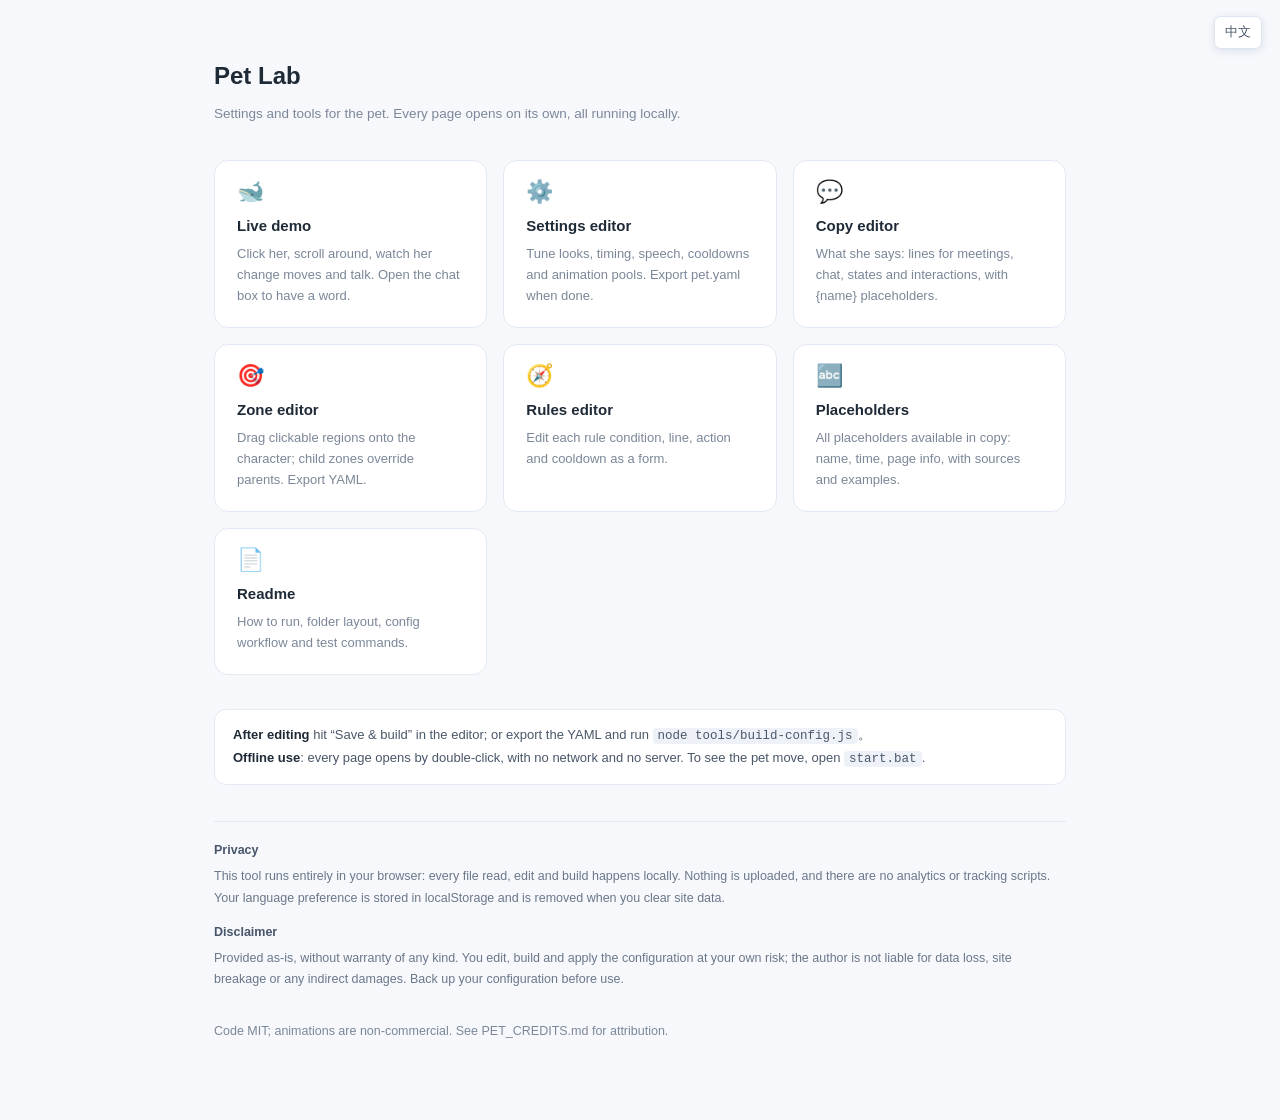
<file: index.html>
<!DOCTYPE html>
<html lang="zh-CN">
<head>
<meta charset="utf-8">
<meta name="viewport" content="width=device-width, initial-scale=1">
    <link rel="icon" href="data:,">
<title>宠物实验室</title>
<style>
    :root { color-scheme: light; --line:#e3e9f3; --ink:#1f2a37; --muted:#7b8798; --brand:#2f6fed; }
    * { box-sizing:border-box; }
    body { margin:0; background:#f6f8fc; color:var(--ink); font:15px/1.7 -apple-system,"Segoe UI","Microsoft YaHei",sans-serif; }
    main { max-width:900px; margin:0 auto; padding:56px 24px 80px; }
    h1 { font-size:24px; margin:0 0 6px; }
    .sub { color:var(--muted); font-size:13.5px; margin:0 0 34px; }
    .grid { display:grid; grid-template-columns:repeat(auto-fit,minmax(250px,1fr)); gap:16px; }
    a.card {
        display:block; text-decoration:none; color:inherit; background:#fff;
        border:1px solid var(--line); border-radius:14px; padding:20px 22px;
        transition:transform .12s ease, box-shadow .12s ease, border-color .12s;
    }
    a.card:hover { transform:translateY(-2px); box-shadow:0 10px 26px rgba(30,50,90,.10); border-color:#cfdcef; }
    .ico { font-size:22px; line-height:1; margin-bottom:10px; }
    .card h2 { font-size:15px; margin:0 0 6px; }
    .card p { font-size:13px; color:var(--muted); margin:0; line-height:1.6; }
    .note { margin-top:34px; padding:14px 18px; background:#fff; border:1px solid var(--line); border-radius:12px; font-size:13px; color:#4a5769; }
    .note b { color:var(--ink); }
    code { background:#eef2f8; padding:1px 5px; border-radius:4px; font-size:12.5px; }
    footer { margin-top:30px; font-size:12.5px; color:var(--muted); }

    .legal { margin-top:36px; padding-top:18px; border-top:1px solid var(--line); font-size:12.5px; line-height:1.75; color:#6b7789; }
    .legal-sec { margin-bottom:12px; }
    .legal h3 { font-size:12.5px; margin:0 0 4px; color:#48566a; font-weight:600; }
    .legal p { margin:0; }
</style>
</head>
<body data-title-key="home.title" data-help-key="home">
<main>
    <h1 data-i18n="home.title">宠物实验室</h1>
    <p class="sub" data-i18n="home.sub">桌宠的配置与调试工具。所有页面都可以单独打开。</p>

    <div class="grid">
        <a class="card" href="demo.html">
            <div class="ico">🐋</div>
            <h2 data-i18n="home.play">宠物演示</h2>
            <p data-i18n="home.play.desc">空白页面上跑一只宠物，左下角有信号面板，可以手动触发各种意图。</p>
        </a>

        <a class="card" href="config-editor.html">
            <div class="ico">⚙️</div>
            <h2 data-i18n="home.config">配置编辑器</h2>
            <p data-i18n="home.config.desc">调外观、节奏、语言、规则冷却、动作池。改完导出 pet.yaml。</p>
        </a>

        <a class="card" href="copy-editor.html">
            <div class="ico">💬</div>
            <h2 data-i18n="home.copy">文案编辑</h2>
            <p data-i18n="home.copy.desc">她说什么：见面、对话、状态、互动的台词，支持 {name} 这类占位符。</p>
        </a>

        <a class="card" href="zone-editor.html">
            <div class="ico">🎯</div>
            <h2 data-i18n="home.zone">分区编辑器</h2>
            <p data-i18n="home.zone.desc">在角色图上拖出点击区域，子分区自动覆盖父分区，导出 YAML。</p>
        </a>

        <a class="card" href="rules-editor.html">
            <div class="ico">🧭</div>
            <h2 data-i18n="home.rules">规则编辑器</h2>
            <p data-i18n="home.rules.desc">每条情境规则的条件、台词、动作和冷却，可视化增删改。</p>
        </a>




        <a class="card" href="vars.html">
            <div class="ico">🔤</div>
            <h2 data-i18n="home.vars">变量表</h2>
            <p data-i18n="home.vars.desc">文案里能用的全部占位符：名字、时间、页面信息，各自的取值来源与示例。</p>
        </a>

        <a class="card" href="docs.html?f=README.md">
            <div class="ico">📄</div>
            <h2 data-i18n="home.readme">使用说明</h2>
            <p data-i18n="home.readme.desc">怎么运行、目录结构、配置流程、测试命令。</p>
        </a>

    </div>

    <div class="note">
        <b data-i18n="home.note">改完配置后</b><span data-i18n="home.note2">，服务器会自动编译并刷新演示页；想手动编译就执行</span>
        <code>node tools/build-config.js</code>。<br>
        <b data-i18n="home.serveTitle">一键启动</b><span data-i18n="home.serveDesc">：双击</span>
        <code>start.bat</code><span data-i18n="home.serveDesc2">，会自动开服务器并打开浏览器；三个编辑器里的「保存并编译」就不用再敲命令。</span>
    </div>

    <footer class="legal">
        <div class="legal-sec">
            <h3 data-i18n="legal.privacy">隐私</h3>
            <p data-i18n="legal.privacyBody">本工具完全在你的浏览器本地运行：所有文件读取、编辑与编译都在本机完成，不会上传任何内容，也不含统计或追踪脚本。语言偏好保存在浏览器 localStorage 中，可随时清除站点数据移除。</p>
        </div>
        <div class="legal-sec">
            <h3 data-i18n="legal.disclaimer">免责声明</h3>
            <p data-i18n="legal.disclaimerBody">本工具按“现状”提供，不保证适用于任何特定用途。配置由你自行编辑、编译与应用，由此产生的任何后果由使用者承担；作者不对数据丢失、站点异常或任何间接损失负责。使用前请自行备份配置文件。</p>
        </div>
    </footer>
    <footer data-i18n="home.footer">代码 MIT，动画素材非商用，署名见博客仓库 PET_CREDITS.md。</footer>
</main>
<script src="assets/i18n.js"></script>
</body>
</html>
</file>
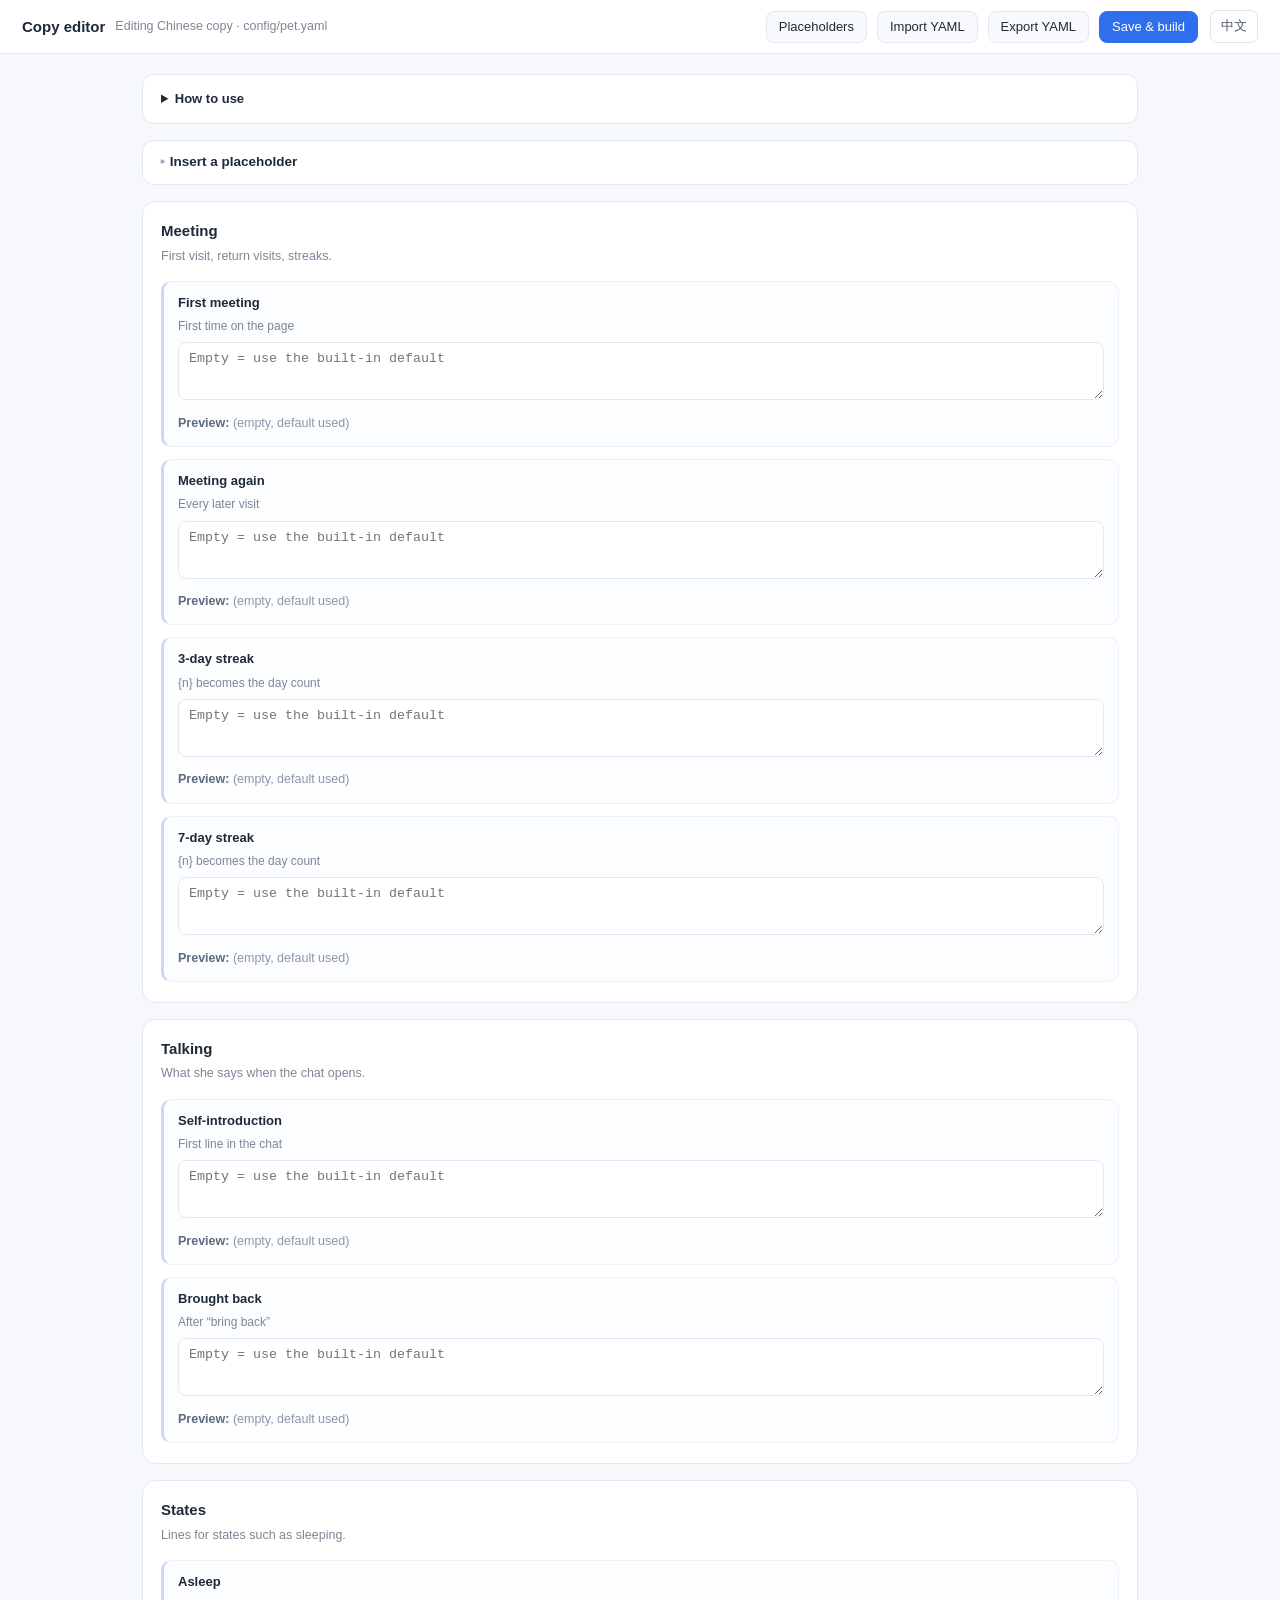
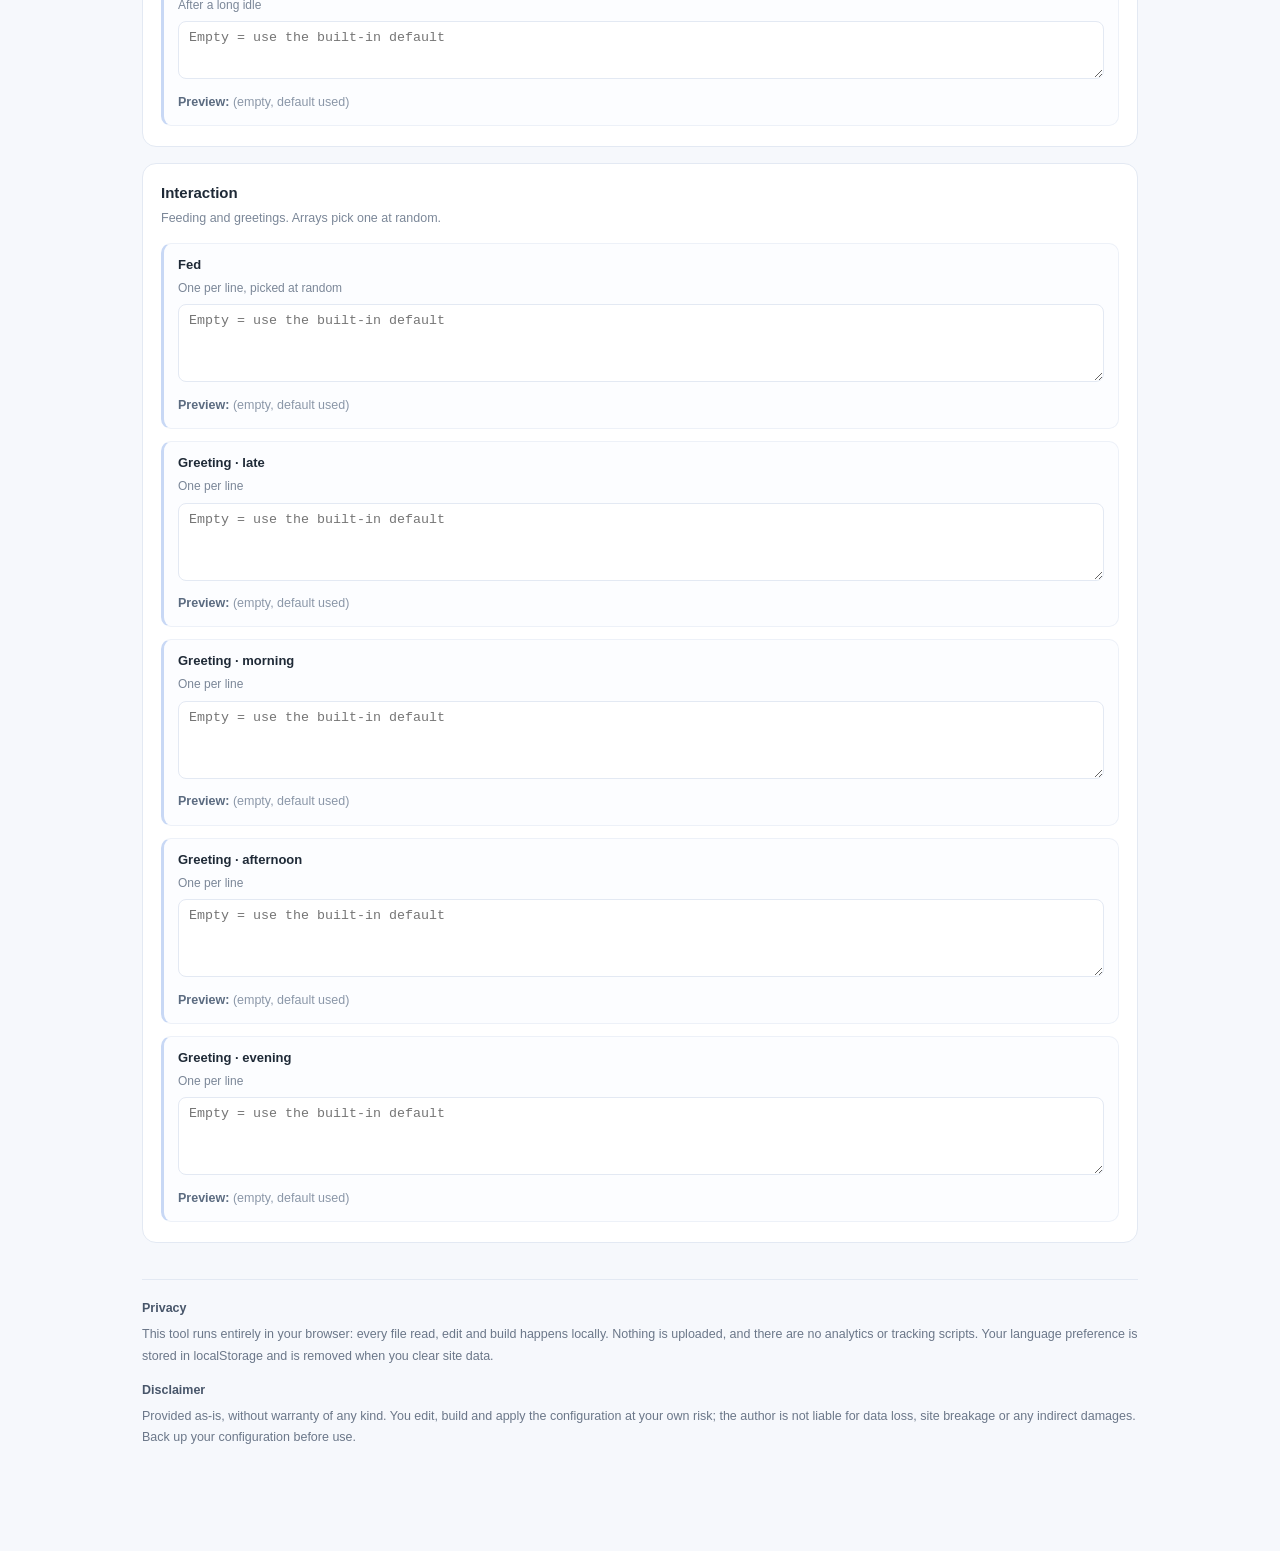
<file: copy-editor.html>
<!DOCTYPE html>
<html lang="zh-CN">
<head>
<meta charset="utf-8">
<meta name="viewport" content="width=device-width, initial-scale=1">
    <link rel="icon" href="data:,">
<title>文案编辑</title>
<style>
    :root { color-scheme: light; --line:#e3e9f3; --ink:#1f2a37; --muted:#7b8798; --brand:#2f6fed; }
    * { box-sizing: border-box; }
    body { margin:0; background:#f6f8fc; color:var(--ink); font:15px/1.7 -apple-system,"Segoe UI","Microsoft YaHei",sans-serif; }
    header {
        position: sticky; top: 0; z-index: 20; background: #fff;
        border-bottom: 1px solid var(--line); padding: 10px 22px;
        display: flex; align-items: center; gap: 10px;
    }
    header h1 { font-size: 15px; margin: 0; }
    header .status { flex: 1; font-size: 12.5px; color: var(--muted); }
    button, .btn {
        font: inherit; font-size: 13px; padding: 6px 12px; cursor: pointer;
        border: 1px solid var(--line); background: #f7f9fd; border-radius: 8px; color: var(--ink);
        text-decoration: none; display: inline-block; line-height: 1.4;
    }
    button:hover, .btn:hover { background: #eef3fc; }
    button.primary { background: var(--brand); border-color: var(--brand); color: #fff; }
    button.primary:hover { background: #2a63d6; }
    .i18n-btn { margin-left: 2px; }

    main { max-width: 1040px; margin: 0 auto; padding: 20px 22px 90px; }
    .group { background:#fff; border:1px solid var(--line); border-radius:14px; padding:16px 18px 6px; margin:0 0 16px; }
    .group > h2 { font-size:15px; margin:0 0 2px; }
    .group > .gdesc { margin:0 0 14px; color:var(--muted); font-size:12.5px; }

    /* 每条文案：独立卡片 + 左侧色条，避免连成一片 */
    .slot {
        border:1px solid #edf1f8; border-left:3px solid #c8d8f5;
        border-radius:10px; padding:10px 14px 12px; margin:0 0 12px; background:#fcfdff;
    }
    .slot:last-child { margin-bottom: 14px; }
    .slot > label { display:block; font-size:13px; font-weight:600; margin:0 0 2px; }
    .slot > .hint { font-size:12px; color:var(--muted); margin:0 0 6px; }
    .slot textarea {
        width:100%; min-height:58px; padding:8px 10px; border:1px solid var(--line);
        border-radius:8px; font:13.5px/1.75 inherit; resize:vertical; color:var(--ink); background:#fff;
    }
    .slot textarea:focus { outline:2px solid #dbe7fb; border-color:#b9cdf0; }
    .preview { margin-top:5px; font-size:12.5px; color:#8b97a8; white-space:pre-wrap; }
    .preview b { color:#5b6b80; font-weight:600; }

    /* 变量面板：默认折叠，插入时展开 */
    .palette { background:#fff; border:1px solid var(--line); border-radius:12px; padding:10px 16px; margin:0 0 16px; }
    .palette > summary { cursor:pointer; font-size:13.5px; font-weight:600; list-style:none; }
    .palette > summary::-webkit-details-marker { display:none; }
    .palette > summary::before { content:'▸ '; color:#9aa7b8; }
    .palette[open] > summary::before { content:'▾ '; }
    .palette .phint { margin:8px 0 0; font-size:12.5px; color:#6b7789; }
    .palette .pgroup { margin-top:10px; }
    .palette .pgroup > span { font-size:12px; color:#8494a8; display:block; margin-bottom:4px; }
    .chips { display:flex; gap:6px; flex-wrap:wrap; }
    .chips button { padding:2px 8px; font-size:12px; color:#4a6fa5; border-color:#dbe7fb; background:#f7faff; }
    .snippets { margin-top:12px; padding-top:10px; border-top:1px dashed #e8edf6; }

    .legal { margin-top:36px; padding-top:18px; border-top:1px solid var(--line); font-size:12.5px; line-height:1.75; color:#6b7789; }
    .legal-sec { margin-bottom:12px; }
    .legal h3 { font-size:12.5px; margin:0 0 4px; color:#48566a; font-weight:600; }
    .legal p { margin:0; }
</style>
</head>
<body data-title-key="copy.title" data-help-key="copy">
<header>
    <h1 data-i18n="copy.title">文案编辑</h1>
    <span class="status" id="status" data-i18n="copy.loading">加载中…</span>
    <a class="btn" href="vars.html" data-i18n="copy.varsBtn">变量表</a>
    <button type="button" onclick="document.getElementById('file').click()" data-i18n="copy.import">导入 YAML</button>
    <input type="file" id="file" accept=".yaml,.yml" hidden>
    <button type="button" onclick="download()" data-i18n="copy.export">导出 YAML</button>
    <button type="button" class="primary" onclick="saveCopy()" data-i18n="copy.save">保存并编译</button>
</header>

<main>
    <details class="palette" id="palette">
        <summary data-i18n="copy.palette">插入变量</summary>
        <p class="phint" data-i18n="copy.paletteHint">先点一个输入框，再点变量名，它会插到光标处。条件写法：{tag?'有标签':'没标签'}、{tag??'没标签'}、{!tag?'没标签':'有标签'}。</p>
        <div id="paletteBody"></div>
        <div class="snippets">
            <span class="chips" id="snips"></span>
        </div>
    </details>

    <div id="slots"></div>

    <footer class="legal">
        <div class="legal-sec">
            <h3 data-i18n="legal.privacy">隐私</h3>
            <p data-i18n="legal.privacyBody">本工具完全在你的浏览器本地运行：所有文件读取、编辑与编译都在本机完成，不会上传任何内容，也不含统计或追踪脚本。语言偏好保存在浏览器 localStorage 中，可随时清除站点数据移除。</p>
        </div>
        <div class="legal-sec">
            <h3 data-i18n="legal.disclaimer">免责声明</h3>
            <p data-i18n="legal.disclaimerBody">本工具按“现状”提供，不保证适用于任何特定用途。配置由你自行编辑、编译与应用，由此产生的任何后果由使用者承担；作者不对数据丢失、站点异常或任何间接损失负责。使用前请自行备份配置文件。</p>
        </div>
    </footer>
</main>

<script>
const T = (spec) => (spec && typeof spec === 'object' ? (spec[PetI18n.lang] || spec.zh) : spec);
/* ---------- 本地服务探测 ----------
 * 写盘与编译只有本地服务提供；探不到就整段跳过，不逐个接口撞 404。 */
let SERVER_OK = null;
let SERVER_WHY = '';           /* 探测失败的原因，显示在提示里，便于排查 */
async function probeOnce(method) {
    const r = await fetch('/api/version', { cache: 'no-store', method: method });
    return r.ok;
}
async function hasServer() {
    if (SERVER_OK !== null) return SERVER_OK;
    /* HEAD 可能落到正在关闭的 keep-alive 连接上，或撞上服务刚启动的瞬间。
     * 因此：失败重试两次（间隔 150ms），HEAD 不行再回退 GET。
     * 只有三种都失败才认定「没有服务」——避免误报。 */
    const attempts = [
        ['HEAD', 0], ['HEAD', 150], ['GET', 0], ['GET', 300]
    ];
    for (let i = 0; i < attempts.length; i += 1) {
        const method = attempts[i][0];
        const wait = attempts[i][1];
        if (wait) await new Promise(function (r) { setTimeout(r, wait); });
        try {
            if (await probeOnce(method)) {
                SERVER_OK = true;
                SERVER_WHY = '';
                return true;
            }
            SERVER_WHY = 'HTTP ' + method + ' 未返回成功';
        } catch (e) {
            SERVER_WHY = (e && e.message) || 'net error';
        }
    }
    SERVER_OK = false;
    noteNoServer();
    return false;
}
function noteNoServer() {
    if (document.getElementById('noServerNote')) return;
    const d = document.createElement('div');
    d.id = 'noServerNote';
    d.textContent = T('未连接本地服务：写盘与编译不可用，可继续导出 YAML。') + (SERVER_WHY ? ' (' + SERVER_WHY + ')' : '');

    d.style.cssText = 'position:fixed;left:50%;bottom:16px;transform:translateX(-50%);z-index:200;' +
        'background:#1f2a37;color:#fff;font:12.5px/1.6 -apple-system,"Segoe UI","Microsoft YaHei",sans-serif;' +
        'padding:7px 14px;border-radius:18px;box-shadow:0 6px 20px rgba(20,40,80,.25)';
    document.body.appendChild(d);
    setTimeout(function () { d.remove(); }, 6000);
}

/* ---------- 写盘授权 ---------- */
let writeAllowed = null;
function ensureWriteAllowed() {
    if (writeAllowed !== null) return Promise.resolve(writeAllowed);
    const ask = (typeof PetI18n !== 'undefined') ? PetI18n.s('legal.writeAsk') : 'Allow writing to local files?';
    writeAllowed = window.confirm(ask);
    return Promise.resolve(writeAllowed);
}
</script>
<script src="assets/i18n.js"></script>
<script src="vendor/js-yaml.min.js"></script>
<script src="assets/vars.js"></script>
<script>
/* ---------- 文案槽位 ----------
 * multi = true 表示是字符串数组，一行一条。 */
const GROUPS = [
    {
        id: 'meet', label: { zh: '见面', en: 'Meeting' },
        desc: { zh: '第一次见面、再次见面、连续来访。', en: 'First visit, return visits, streaks.' },
        slots: [
            { key: 'firstMeet', label: { zh: '初次见面', en: 'First meeting' }, hint: { zh: '第一次打开页面时', en: 'First time on the page' } },
            { key: 'again', label: { zh: '再次见面', en: 'Meeting again' }, hint: { zh: '之后每次回来', en: 'Every later visit' } },
            { key: 'streak3', label: { zh: '连续 3 天', en: '3-day streak' }, hint: { zh: '{n} 会替换成天数', en: '{n} becomes the day count' } },
            { key: 'streak7', label: { zh: '连续 7 天', en: '7-day streak' }, hint: { zh: '{n} 会替换成天数', en: '{n} becomes the day count' } }
        ]
    },
    {
        id: 'talk', label: { zh: '对话', en: 'Talking' },
        desc: { zh: '打开对话框时说的话。', en: 'What she says when the chat opens.' },
        slots: [
            { key: 'about', label: { zh: '自我介绍', en: 'Self-introduction' }, hint: { zh: '打开对话框的第一句', en: 'First line in the chat' } },
            { key: 'back', label: { zh: '被召回', en: 'Brought back' }, hint: { zh: '点了「召回」之后', en: 'After “bring back”' } }
        ]
    },
    {
        id: 'state', label: { zh: '状态', en: 'States' },
        desc: { zh: '睡觉这类状态下的描述句。', en: 'Lines for states such as sleeping.' },
        slots: [
            { key: 'sleep', label: { zh: '睡着了', en: 'Asleep' }, hint: { zh: '长时间没操作时', en: 'After a long idle' } }
        ]
    },
    {
        id: 'act', label: { zh: '互动', en: 'Interaction' },
        desc: { zh: '投喂、问候。数组型可以写多条，随机说一条。', en: 'Feeding and greetings. Arrays pick one at random.' },
        slots: [
            { key: 'feed', label: { zh: '投喂', en: 'Fed' }, hint: { zh: '一行一条，随机说', en: 'One per line, picked at random' }, multi: true },
            { key: 'greet.late', label: { zh: '问候 · 深夜', en: 'Greeting · late' }, hint: { zh: '一行一条', en: 'One per line' }, multi: true },
            { key: 'greet.morning', label: { zh: '问候 · 早上', en: 'Greeting · morning' }, hint: { zh: '一行一条', en: 'One per line' }, multi: true },
            { key: 'greet.afternoon', label: { zh: '问候 · 下午', en: 'Greeting · afternoon' }, hint: { zh: '一行一条', en: 'One per line' }, multi: true },
            { key: 'greet.evening', label: { zh: '问候 · 晚上', en: 'Greeting · evening' }, hint: { zh: '一行一条', en: 'One per line' }, multi: true }
        ]
    }
];

const VAR_LIST = (window.PetVars && PetVars.list) || [];

/* TT：普通中文字符串 → 当前语言（走字典），给界面文案用 */
const TT = (s) => (s == null ? s : (window.PetI18n ? PetI18n.t(String(s)) : s));

let lastArea = null;       // 最近聚焦的文本框：变量插到这儿
let persona = {};          // 配置里的 persona 原样
let baseHash = null;       // 打开文件时的 sha1
let loadedName = '';

/* 编辑哪种语言由右上角语言按钮决定：中文编辑 persona.*，英文编辑 persona.en.* */
const editLang = () => (PetI18n.lang === 'en' ? 'en' : 'zh');

/* ---------- 取值 / 赋值 ---------- */

function readPath(obj, path) {
    let cur = obj;
    for (const k of path.split('.')) {
        if (cur == null) return undefined;
        cur = cur[k];
    }
    return cur;
}

function writePath(obj, path, value) {
    const parts = path.split('.');
    let cur = obj;
    for (let i = 0; i < parts.length - 1; i += 1) {
        cur[parts[i]] = cur[parts[i]] || {};
        cur = cur[parts[i]];
    }
    cur[parts[parts.length - 1]] = value;
}

function getValue(key) {
    return editLang() === 'zh' ? readPath(persona, key) : readPath(persona, 'en.' + key);
}

function setValue(key, value) {
    if (editLang() === 'zh') writePath(persona, key, value);
    else writePath(persona, 'en.' + key, value);
}

/* ---------- 占位符 ---------- */

/* 示例值：名字取真实配置，其余用变量表里的示例，时间取当下 */
function vars() {
    const now = new Date();
    const two = (x) => (x < 10 ? '0' : '') + x;
    const out = {};
    for (const v of VAR_LIST) out[v.key] = PetVars.text(v, 'ex', PetI18n.lang);
    out.pet = persona.name || '';
    out.alt = persona.alt || persona.name || '';
    out.hour = now.getHours();
    out.time = two(now.getHours()) + ':' + two(now.getMinutes());
    out.date = now.getFullYear() + '-' + two(now.getMonth() + 1) + '-' + two(now.getDate());
    out.pageName = PetI18n.lang === 'en' ? 'article' : '文章';
    return out;
}
window.__copyVars = vars;

/* 表达式实现来自 js/pet/content/expr.js（模块异步载入，未就绪时退化成简单替换） */
function fill(text, extra) {
    if (window.PetFill) return window.PetFill(text, extra);
    const merged = Object.assign({}, vars(), extra || {});
    return String(text == null ? '' : text).replace(/\{(\w+)\}/g, (m, k) =>
        Object.prototype.hasOwnProperty.call(merged, k) ? String(merged[k]) : m);
}

/* ---------- 渲染 ---------- */

function render() {
    const host = document.getElementById('slots');
    host.textContent = '';
    for (const g of GROUPS) {
        const box = document.createElement('section');
        box.className = 'group';
        const h = document.createElement('h2');
        h.textContent = T(g.label);
        const p = document.createElement('p');
        p.className = 'gdesc';
        p.textContent = T(g.desc);
        box.append(h, p);
        for (const s of g.slots) box.appendChild(slotEl(s));
        host.appendChild(box);
    }
    renderPalette();
    renderSnips();
    updateStatus();
}

function slotEl(spec) {
    const wrap = document.createElement('div');
    wrap.className = 'slot';

    const label = document.createElement('label');
    label.textContent = T(spec.label);
    const hint = document.createElement('div');
    hint.className = 'hint';
    hint.textContent = T(spec.hint);

    const ta = document.createElement('textarea');
    ta.rows = spec.multi ? 4 : 2;
    const cur = getValue(spec.key);
    if (Array.isArray(cur)) ta.value = cur.join('\n');
    else if (cur != null) ta.value = String(cur);
    ta.placeholder = PetI18n.lang === 'en' ? 'Empty = use the built-in default' : '（留空则用内置默认文案）';

    const preview = document.createElement('div');
    preview.className = 'preview';
    const refresh = () => {
        const raw = spec.multi ? ta.value.split('\n').filter((x) => x.trim()) : ta.value;
        const shown = Array.isArray(raw) ? raw.map((x) => fill(x)).join('\n') : fill(raw);
        preview.innerHTML = '';
        const tag = document.createElement('b');
        tag.textContent = PetI18n.lang === 'zh' ? T('预览：') : 'Preview: ';
        preview.append(tag, document.createTextNode(shown || (PetI18n.lang === 'zh' ? T('（空，使用默认）') : '(empty, default used)')));
    };

    ta.addEventListener('focus', () => { lastArea = ta; });
    ta.addEventListener('input', () => {
        if (spec.multi) {
            const arr = ta.value.split('\n').filter((x) => x.trim() !== '');
            setValue(spec.key, arr.length ? arr : null);
        } else {
            setValue(spec.key, ta.value.trim() === '' ? null : ta.value);
        }
        refresh();
    });
    refresh();

    wrap.append(label, hint, ta, preview);
    return wrap;
}

/* ---------- 变量面板 ---------- */

function insertAt(token, area) {
    const ta = area || lastArea;
    if (!ta) {
        setStatus(PetI18n.lang === 'zh' ? T('先点一个输入框，再插变量') : 'Click a field first');
        document.getElementById('palette').open = true;
        return;
    }
    const start = ta.selectionStart != null ? ta.selectionStart : ta.value.length;
    const end = ta.selectionEnd != null ? ta.selectionEnd : ta.value.length;
    ta.value = ta.value.slice(0, start) + token + ta.value.slice(end);
    ta.focus();
    ta.selectionStart = ta.selectionEnd = start + token.length;
    ta.dispatchEvent(new Event('input', { bubbles: true }));
}

function chipButton(text, title, token) {
    const b = document.createElement('button');
    b.type = 'button';
    b.textContent = text;
    b.title = title;
    b.addEventListener('click', () => insertAt(token));
    return b;
}

function renderPalette() {
    const host = document.getElementById('paletteBody');
    if (!host) return;
    host.textContent = '';

    for (const g of (window.PetVars ? PetVars.groups : [])) {
        const items = VAR_LIST.filter((v) => v.group === g.id);
        if (!items.length) continue;
        const box = document.createElement('div');
        box.className = 'pgroup';
        const name = document.createElement('span');
        name.textContent = PetI18n.lang === 'en' ? g.en : g.zh;
        const chips = document.createElement('div');
        chips.className = 'chips';
        for (const v of items) {
            chips.appendChild(chipButton(
                '{' + v.key + '}',
                PetVars.text(v, 'zh', PetI18n.lang) + ' · ' + PetVars.text(v, 'ex', PetI18n.lang),
                '{' + v.key + '}'
            ));
        }
        box.append(name, chips);
        host.appendChild(box);
    }
}

const SNIPPETS = [
    { code: "{title?'读《{title}》':'随便逛逛'}", codeEn: "{title?'Reading {title}':'Just browsing'}", zh: '有标题说标题', en: 'title when present' },
    { code: "{tag?'在翻{tag}':'这页没标签'}", codeEn: "{tag?'Browsing {tag}':'No tag here'}", zh: '有标签说标签', en: 'tag when present' },
    { code: "{comments??'还没有评论'}", codeEn: "{comments??'No comments yet'}", zh: '没有评论时', en: 'when no comments' },
    { code: "{!title?'还没打开文章':'正在读{title}'}", codeEn: "{!title?'No article open':'Reading {title}'}", zh: '取反', en: 'negated' }
];

function renderSnips() {
    const host = document.getElementById('snips');
    if (!host) return;
    host.textContent = '';
    for (const s of SNIPPETS) {
        /* 按钮上的示例按界面语言切换；插入的 token 永远是原样的表达式 */
        const code = PetI18n.lang === 'en' ? (s.codeEn || s.code) : s.code;
        host.appendChild(chipButton(code, PetI18n.lang === 'en' ? s.en : s.zh, s.code));
    }
}

function updateStatus() {
    const el = document.getElementById('status');
    if (!el) return;
    if (!loadedName) return;
    const langName = PetI18n.lang === 'en' ? 'Chinese' : '中文';   /* 指的是「正在编辑哪一层文案」 */
    el.textContent = (PetI18n.lang === 'zh' ? T('正在编辑 ') + langName + T(' 文案 · ') : 'Editing ' + langName + ' copy · ') + loadedName;
}

function setStatus(s) {
    document.getElementById('status').textContent = s;
}

/* ---------- 载入 / 保存 ---------- */

async function sha1(text) {
    const buf = new TextEncoder().encode(text);
    const h = await crypto.subtle.digest('SHA-1', buf);
    return [...new Uint8Array(h)].map((b) => b.toString(16).padStart(2, '0')).join('');
}

async function loadYamlText(text, name) {
    const data = jsyaml.load(text);
    persona = (data && data.persona) || {};
    baseHash = await sha1(text);
    loadedName = name;
    render();
}

async function boot() {
    try {
        const r = await fetch('config/pet.yaml?ts=' + Date.now(), { cache: 'no-store' });
        if (!r.ok) throw new Error('HTTP ' + r.status);
        const text = new TextDecoder('utf-8').decode(await r.arrayBuffer());
        await loadYamlText(text, 'config/pet.yaml');
    } catch (e) {
        setStatus((PetI18n.lang === 'zh' ? T('读不到 config/pet.yaml：') : 'Cannot read config/pet.yaml: ') + e.message);
        render();
    }
}

/* 只把当前语言下的键发给 apply-patch */
function buildPatch() {
    const out = {};
    const prefix = editLang() === 'zh' ? '' : 'en.';
    for (const g of GROUPS) {
        for (const s of g.slots) {
            const v = getValue(s.key);
            if (v === undefined) continue;
            out[prefix + s.key] = v;
        }
    }
    return out;
}

async function saveCopy() {
    if (!(await hasServer())) return;
    if (!(await ensureWriteAllowed())) return;
    setStatus(PetI18n.lang === 'zh' ? T('正在保存…') : 'Saving…');
    try {
        const res = await fetch('/api/patch', {
            method: 'POST',
            headers: { 'Content-Type': 'application/json' },
            body: JSON.stringify({ patch: Object.assign({ personaCopy: buildPatch() }, await petTarget()) })
        });
        const data = await res.json();
        if (data.ok) {
            try { localStorage.setItem('pet-config-ts', String(Date.now())); } catch (e) { /* ignore */ }
            setStatus(PetI18n.lang === 'zh' ? T('已保存，配置已重新编译') : 'Saved and rebuilt');
        } else {
            setStatus((PetI18n.lang === 'zh' ? T('保存失败：') : 'Save failed: ') + (data.error || data.stderr || '').slice(0, 120));
        }
    } catch (e) {
        setStatus(PetI18n.lang === 'zh' ? T('需要本地服务器') : 'Needs the local server');
    }
}

function toYaml() {
    return jsyaml.dump({ persona: persona }, { lineWidth: 120, noRefs: true, allowUnicode: true });
}

function download() {
    const blob = new Blob([toYaml()], { type: 'text/yaml;charset=utf-8' });
    const a = document.createElement('a');
    a.href = URL.createObjectURL(blob);
    a.download = 'persona.yaml';
    a.click();
    URL.revokeObjectURL(a.href);
    setStatus(PetI18n.lang === 'zh' ? T('已导出 persona.yaml') : 'Exported persona.yaml');
}

document.getElementById('file').addEventListener('change', (e) => {
    const f = e.target.files[0];
    if (!f) return;
    const reader = new FileReader();
    reader.onload = () => loadYamlText(String(reader.result), f.name);
    reader.readAsText(f);
});

/* 语言切换：重渲染（值存在 persona 里，不会丢） */
PetI18n.onChange(() => render());

boot();
/* 多宠物合集：配置是多只时，补丁要指明改哪一只 */
async function petTarget() {
    try {
        const r = await fetch('config/pet.yaml?ts=' + Date.now(), { cache: 'no-store' });
        if (!r.ok) return {};
        const text = await r.text();
        const d = window.jsyaml ? window.jsyaml.load(text) : JSON.parse(text);
        if (!d || !Array.isArray(d.pets)) return {};
        return { pet: d.active || (d.pets[0] && d.pets[0].id) };
    } catch (e) { return {}; }
}

</script>
<script type="module">
/* 只取表达式引擎，不碰宠物入口：导入 js/pet/index.js 会顺带把宠物挂载到页面上 */
import { makeFill } from './js/pet/content/expr.js';
window.PetFill = makeFill(() => window.__copyVars());
/* 表达式引擎就绪后重渲一次预览 */
if (window.PetI18n) window.dispatchEvent(new Event('petfill:ready'));
</script>
<script>
window.addEventListener('petfill:ready', () => { try { render(); } catch (e) { /* ignore */ } });
</script>
</body>
</html>
</file>
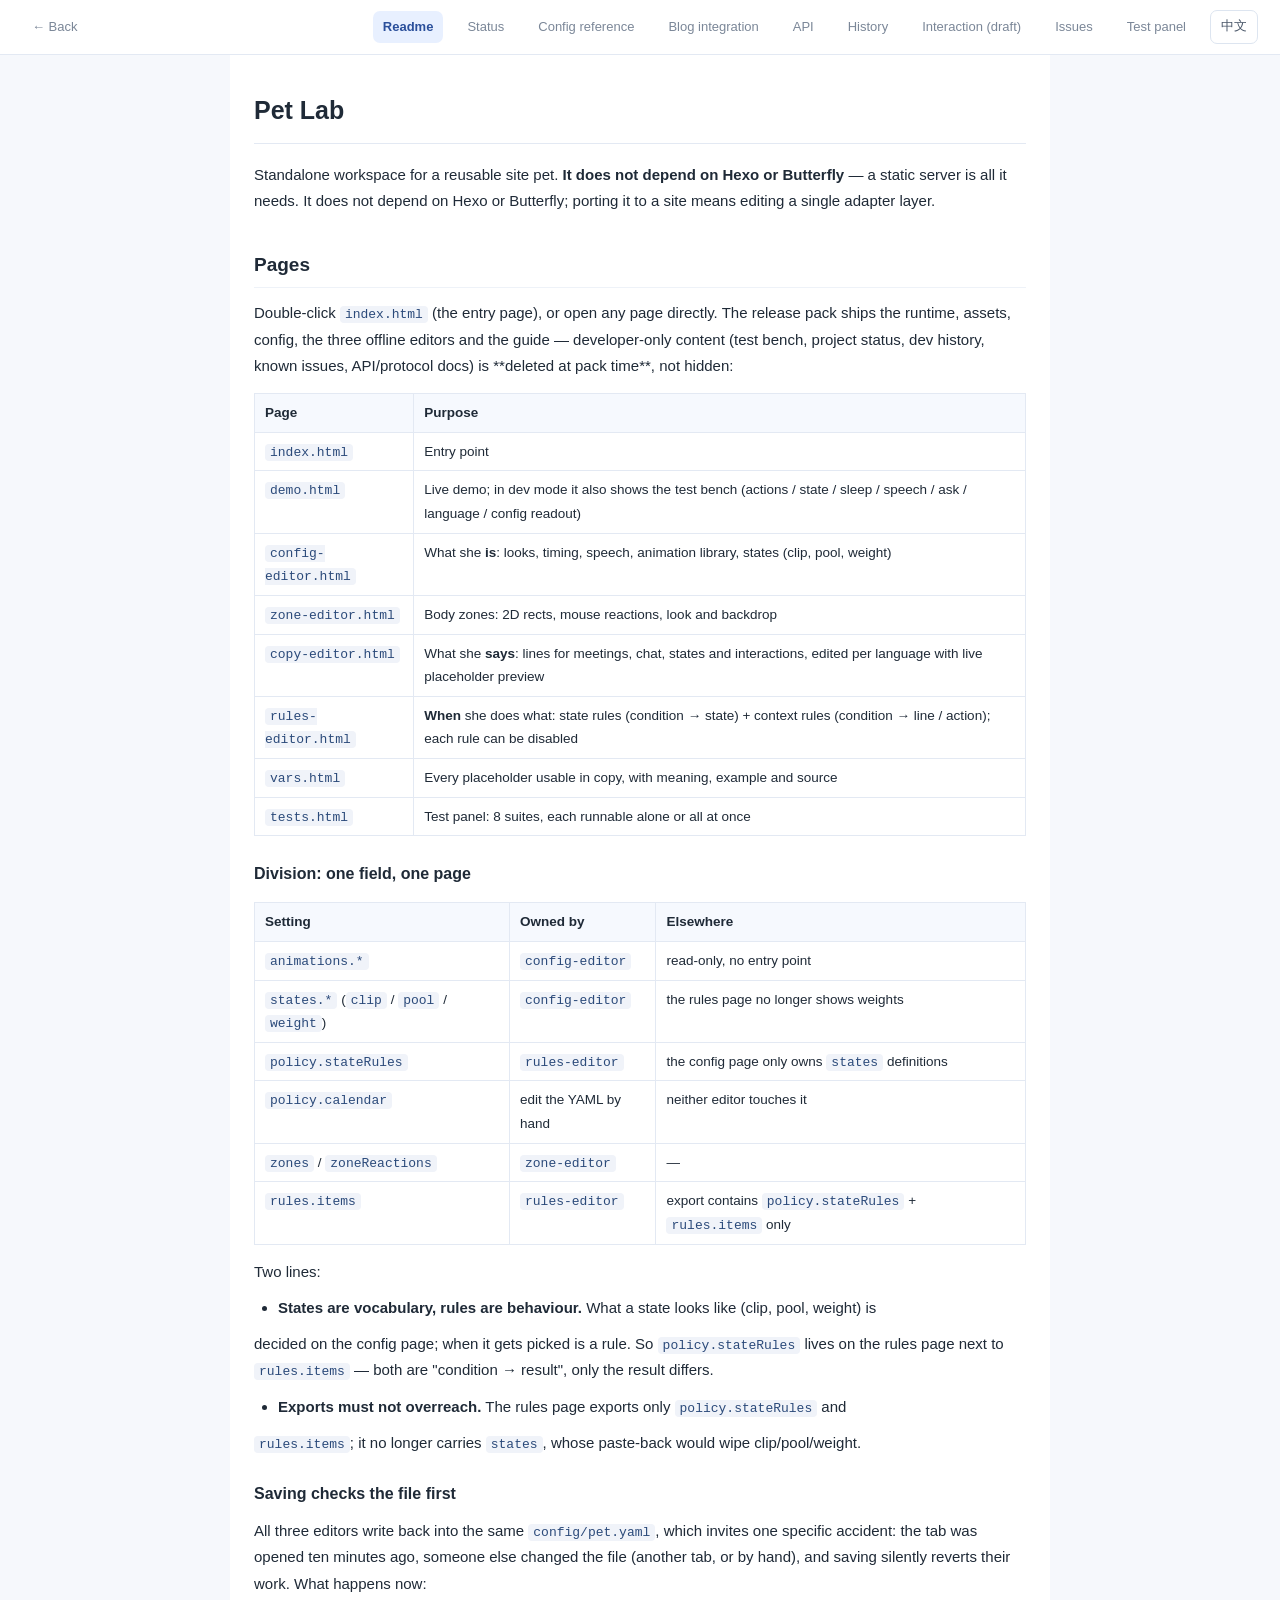
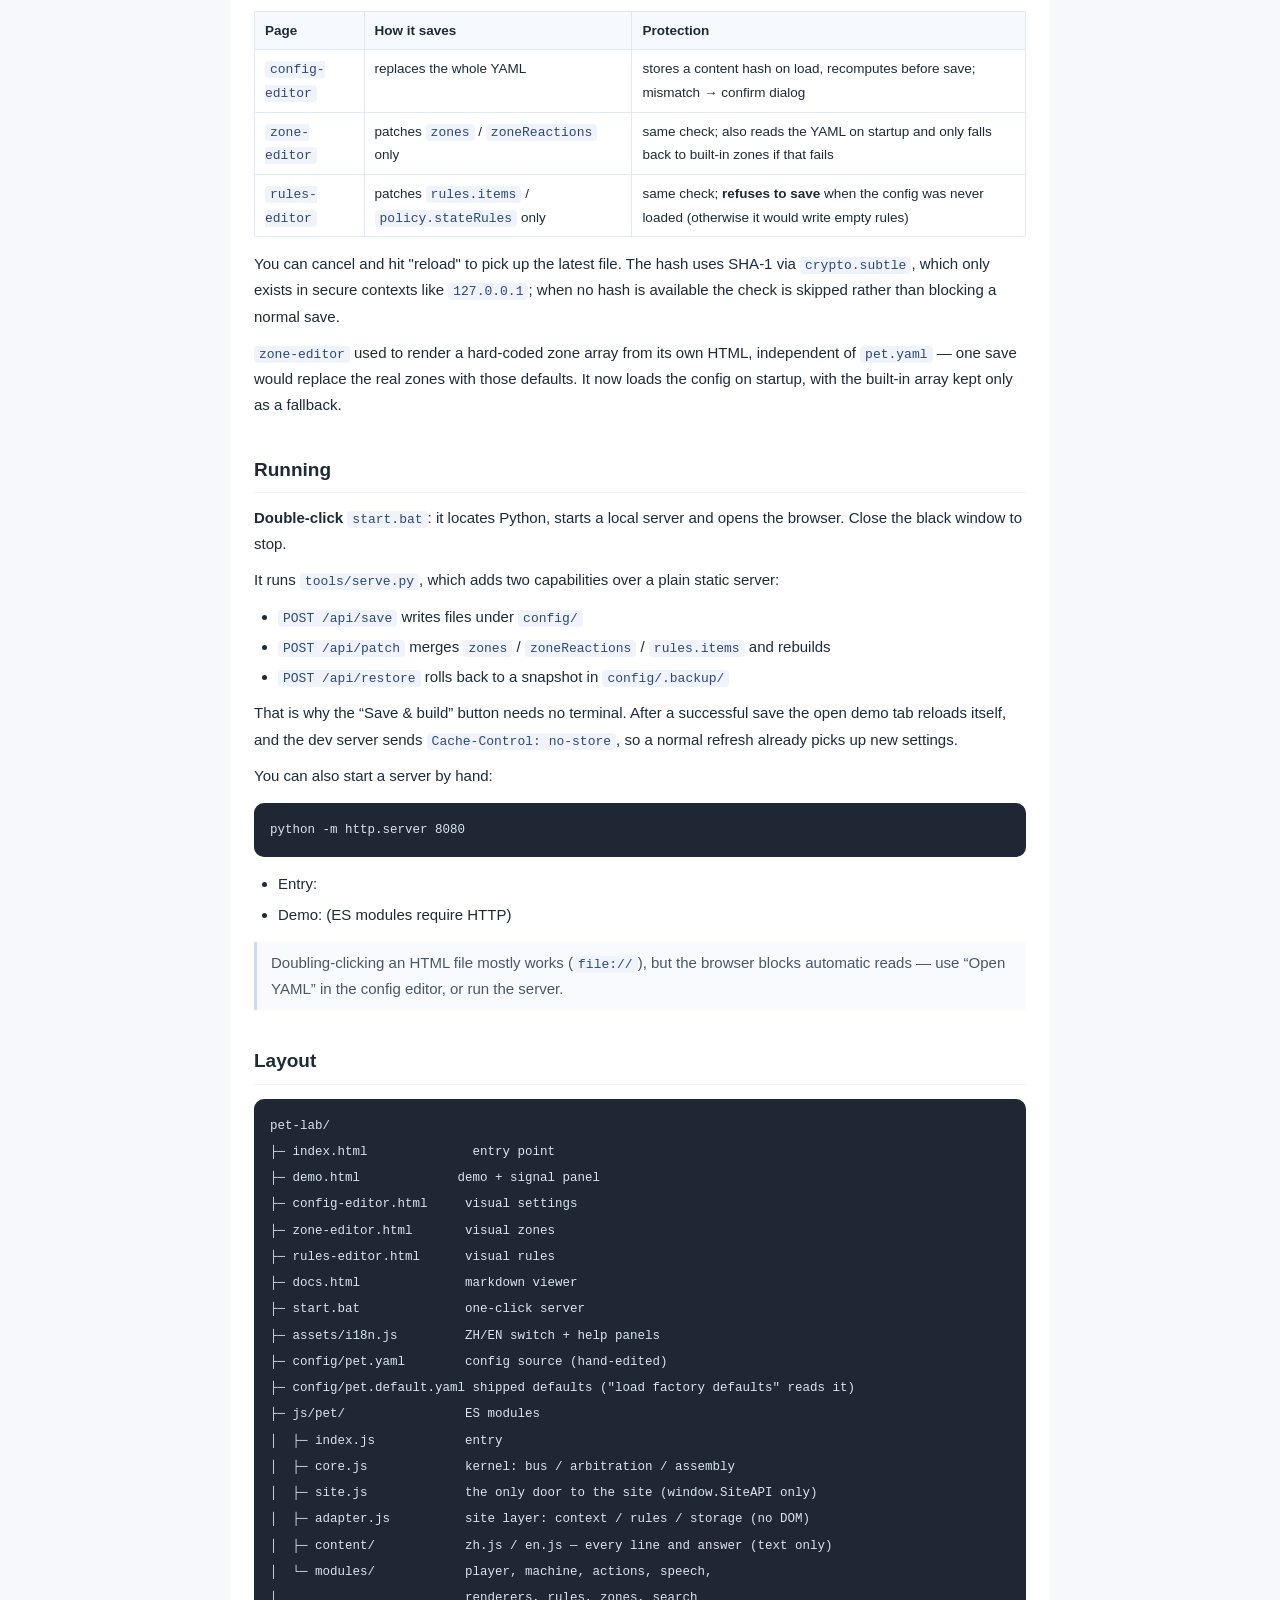
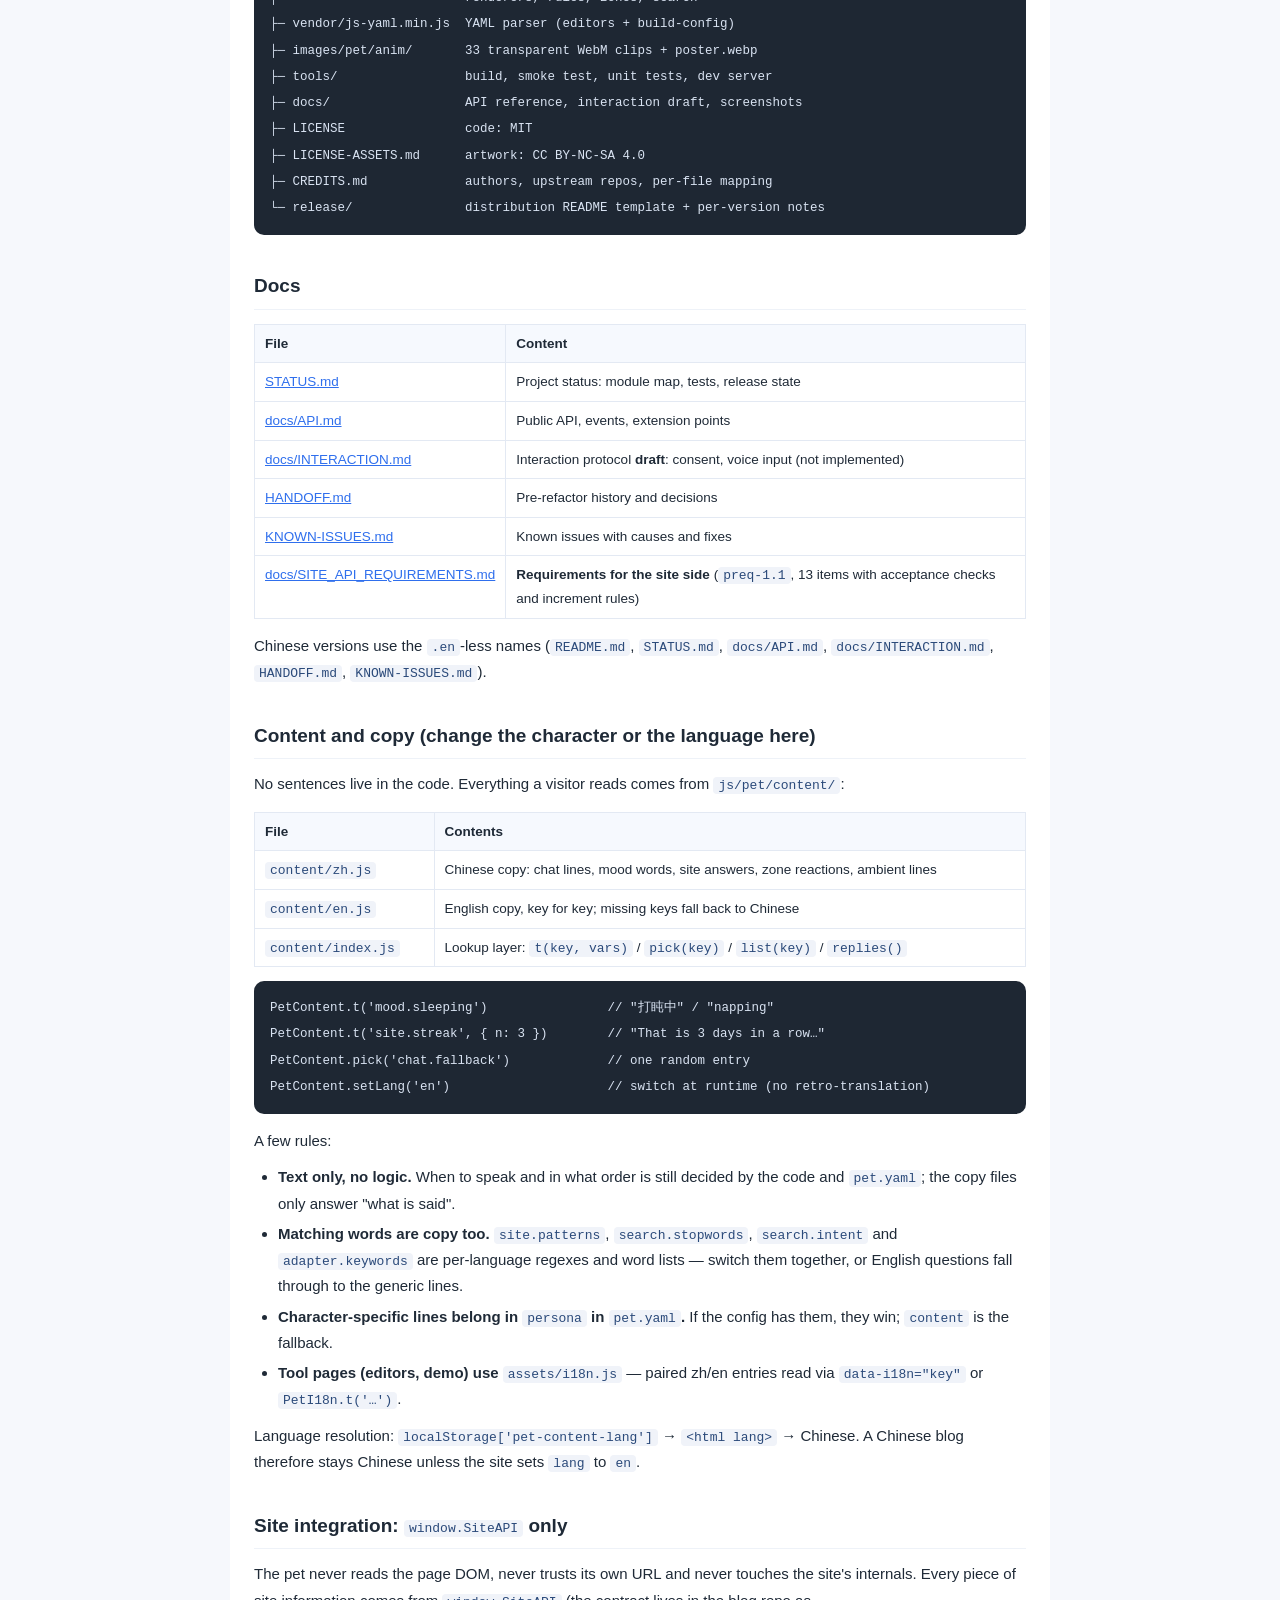
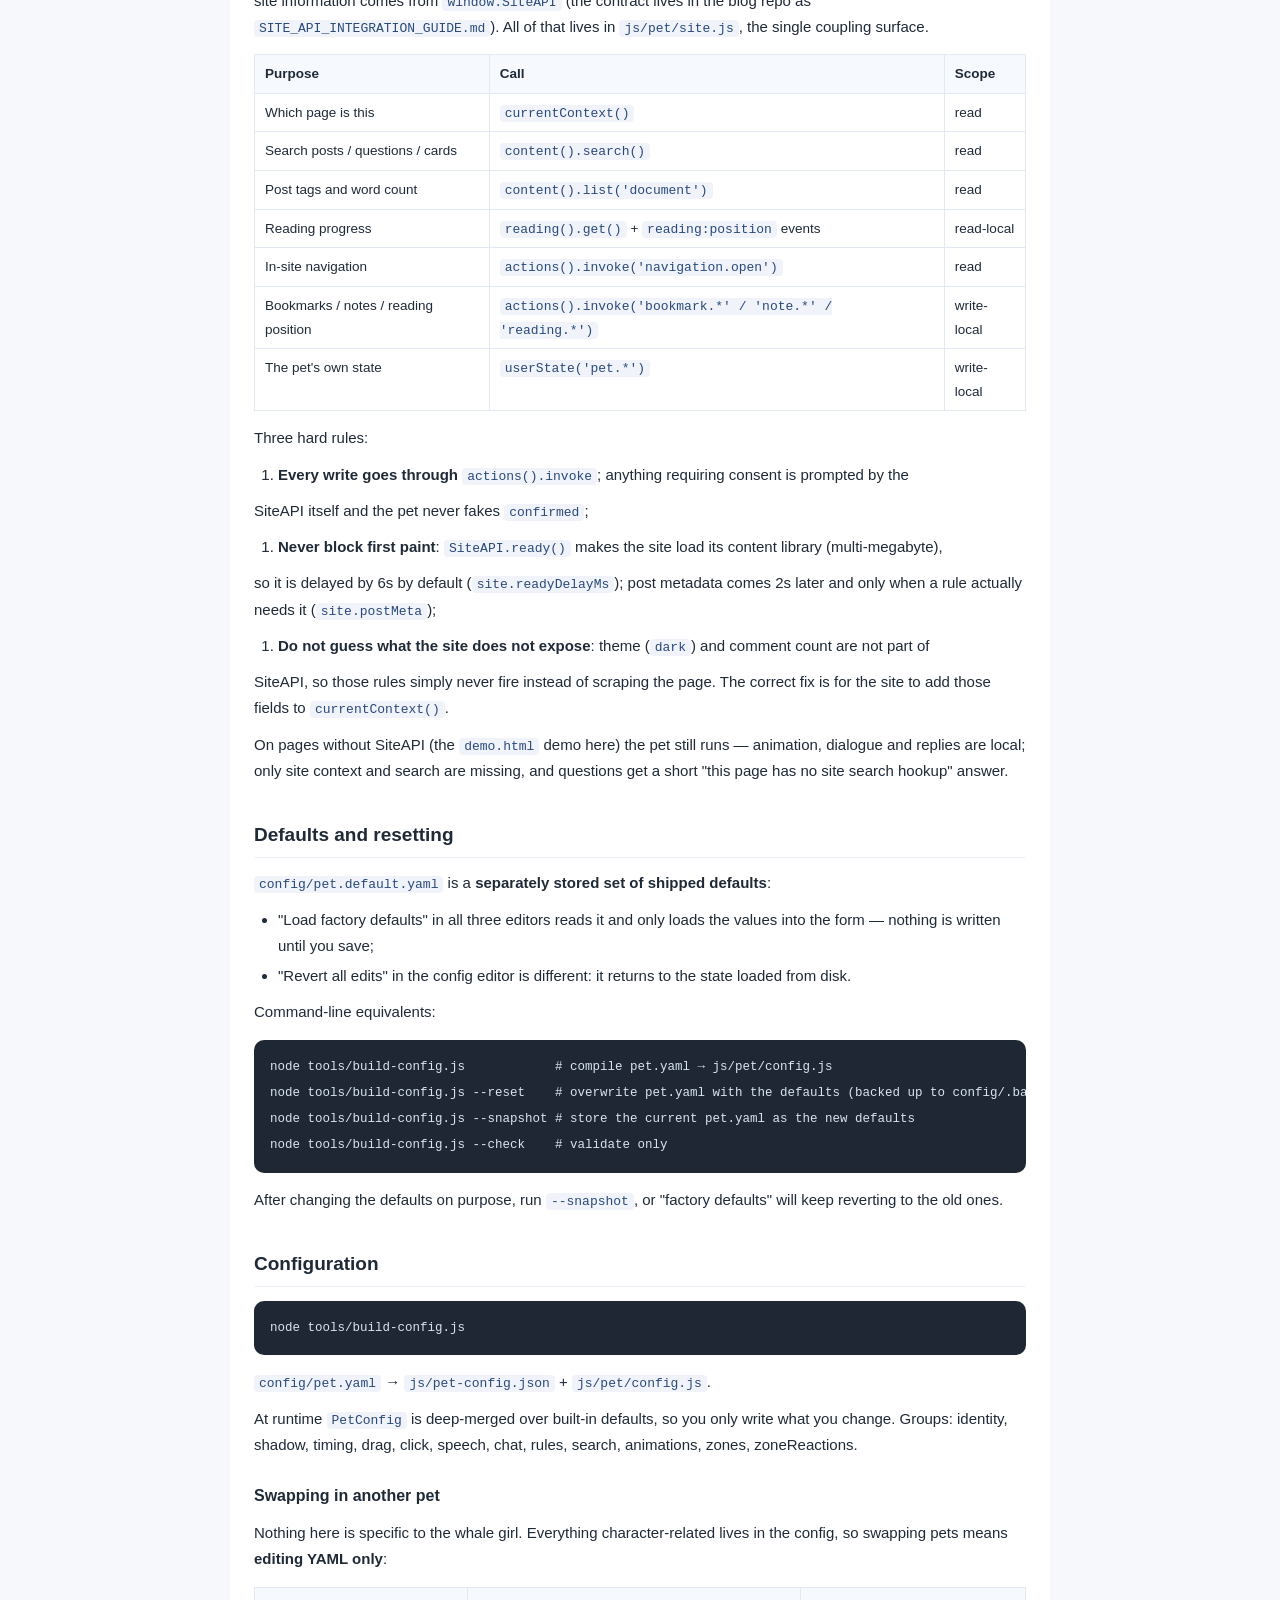
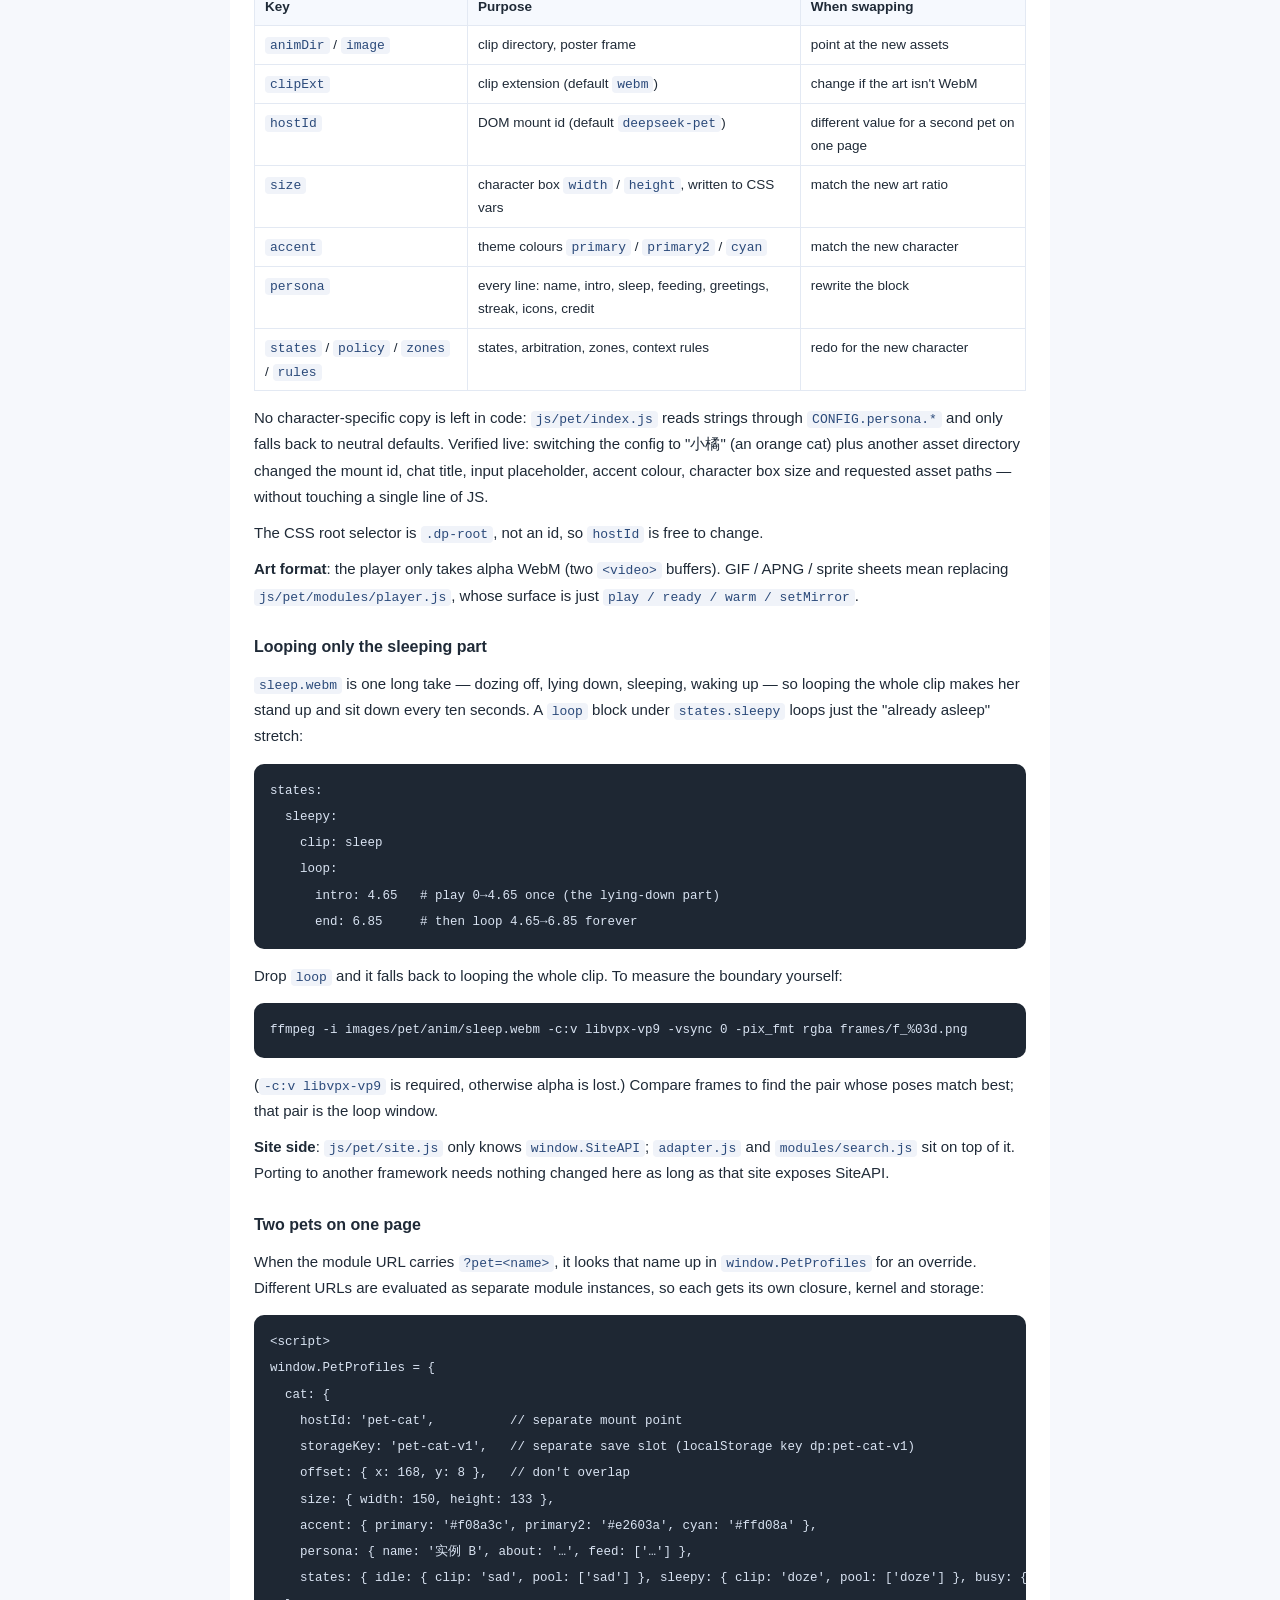
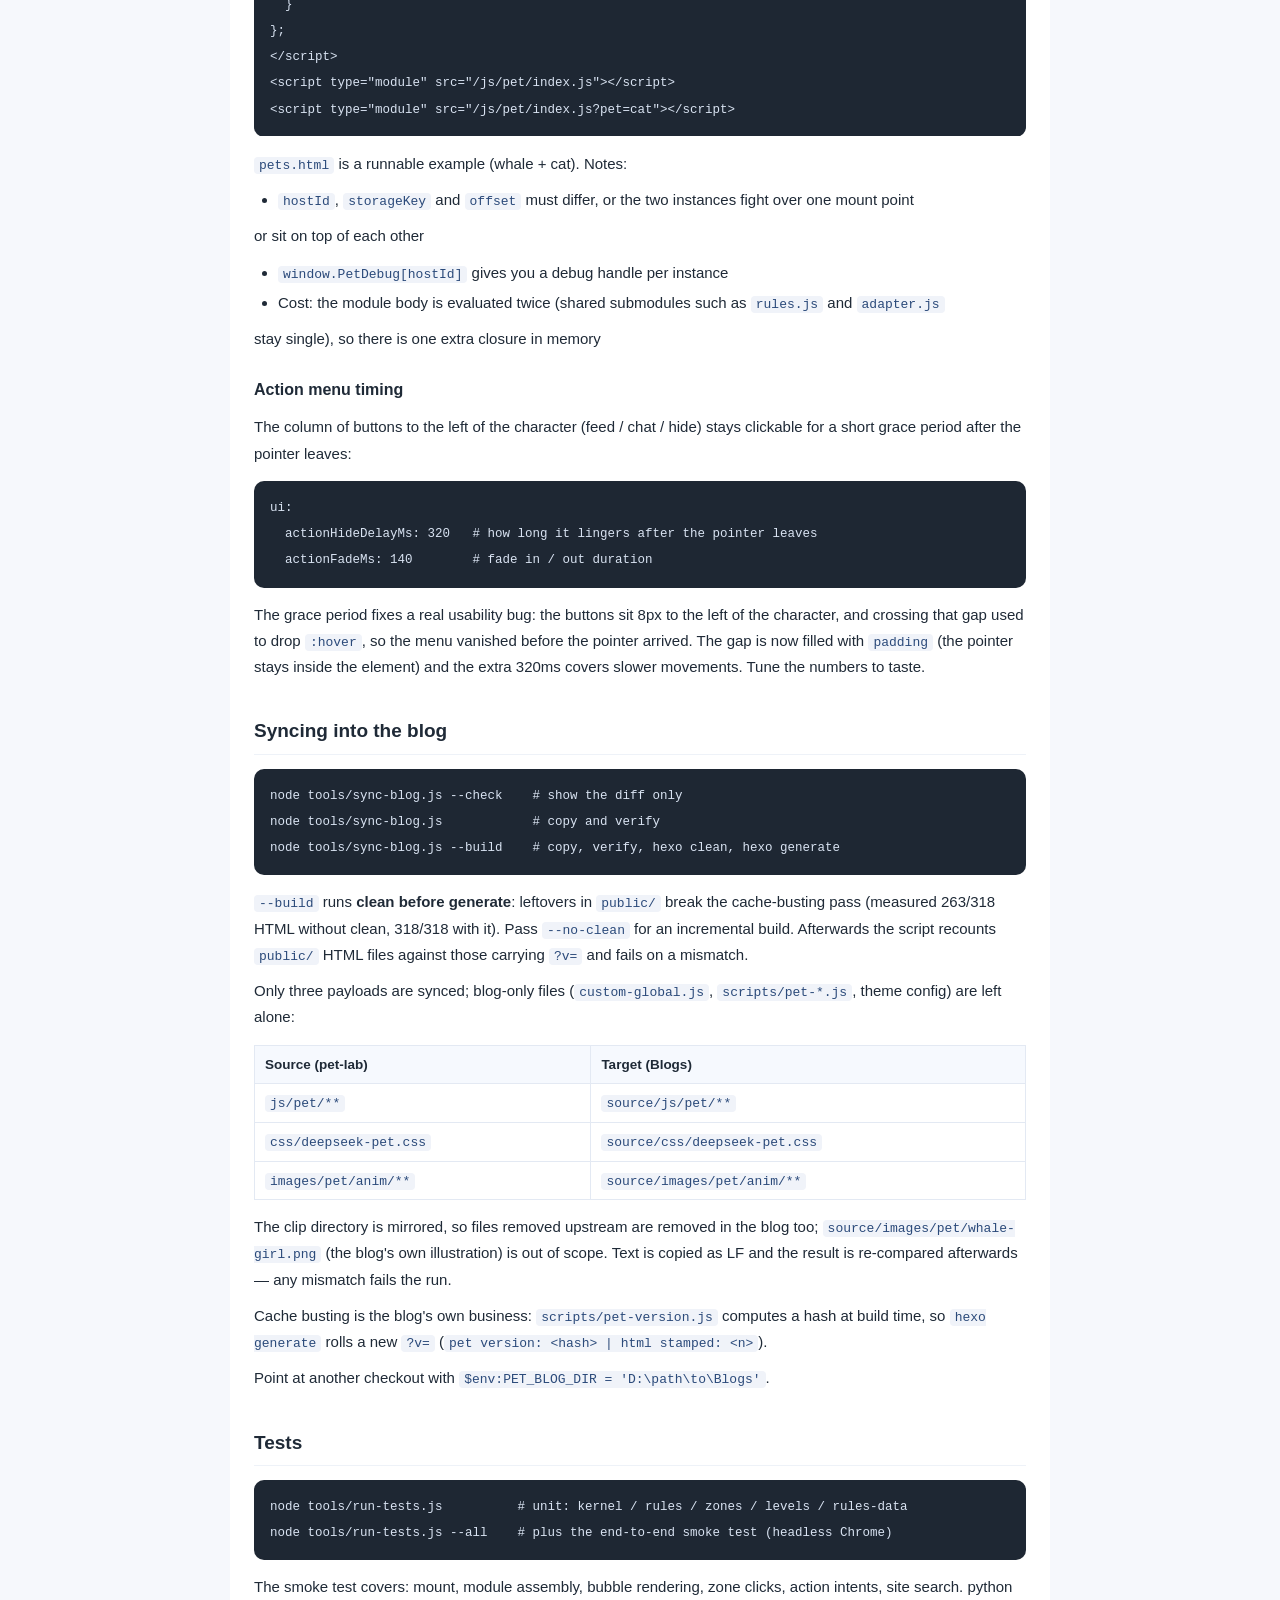
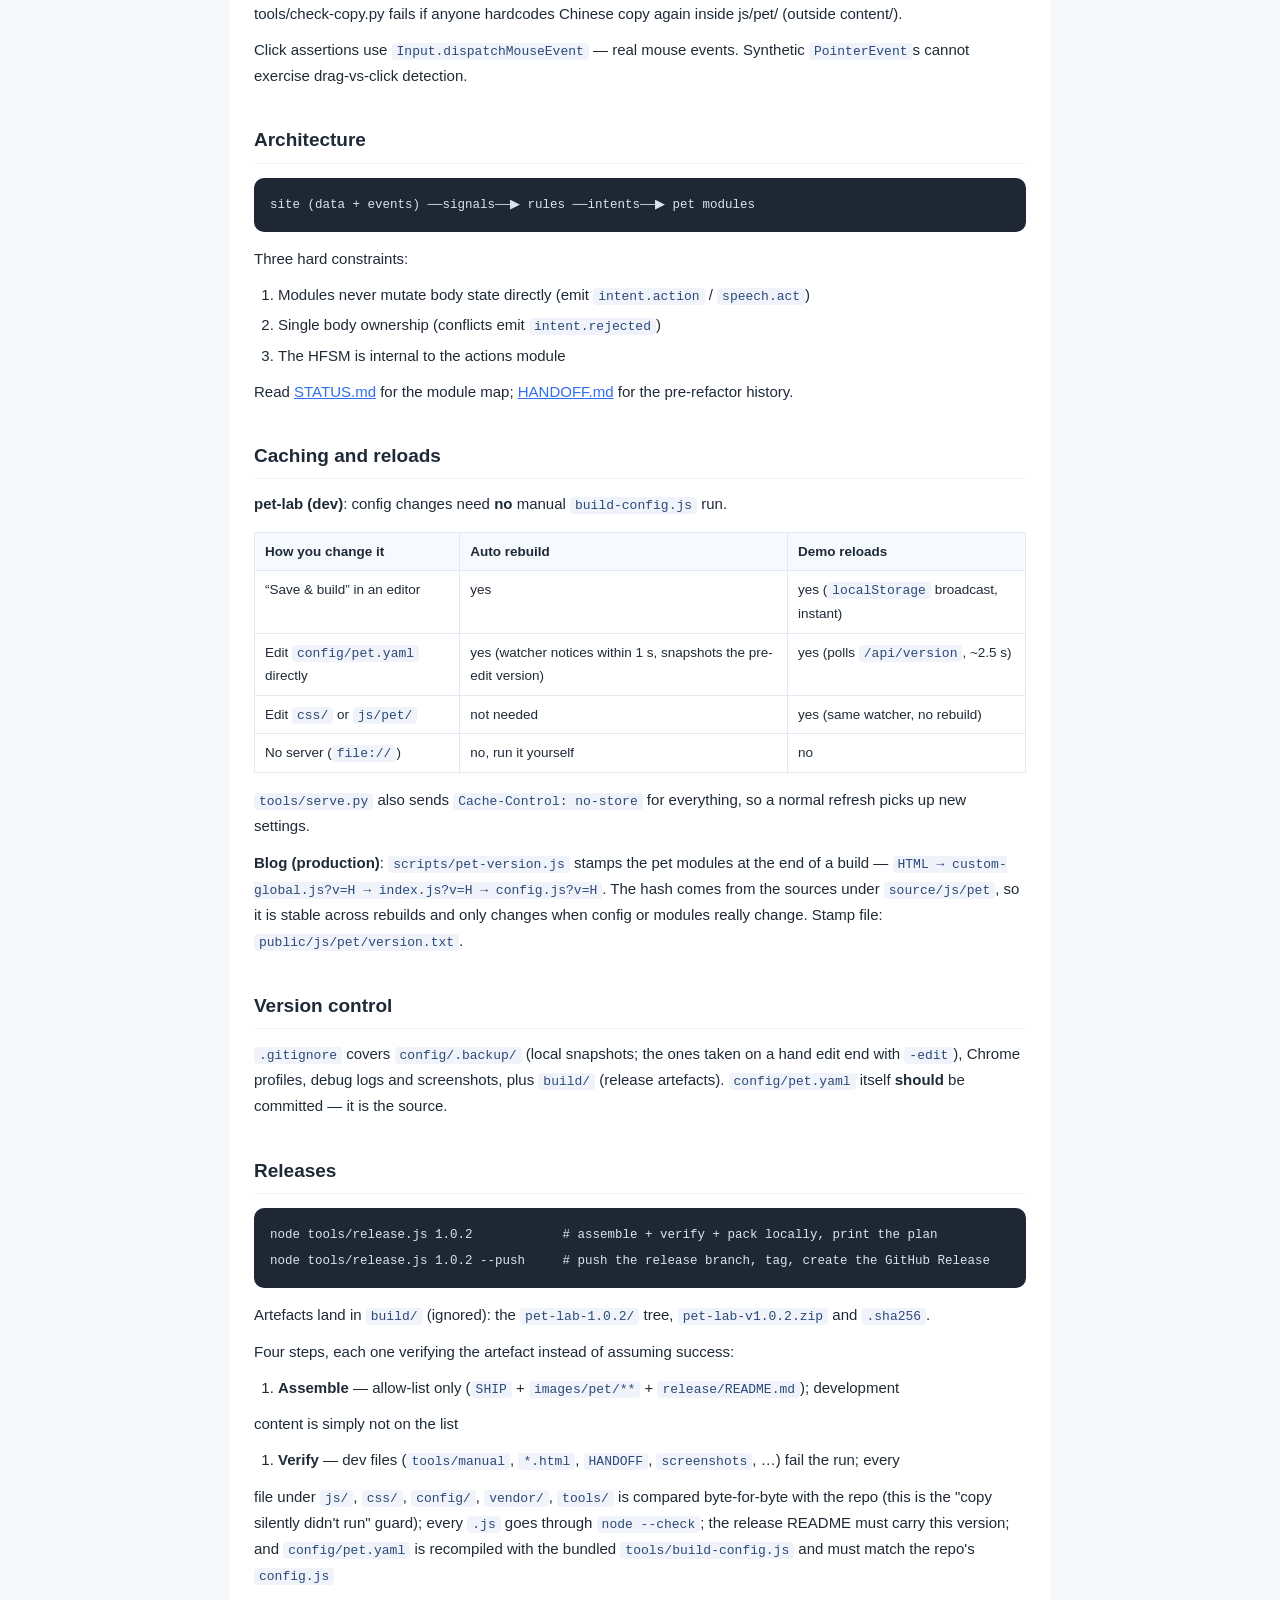
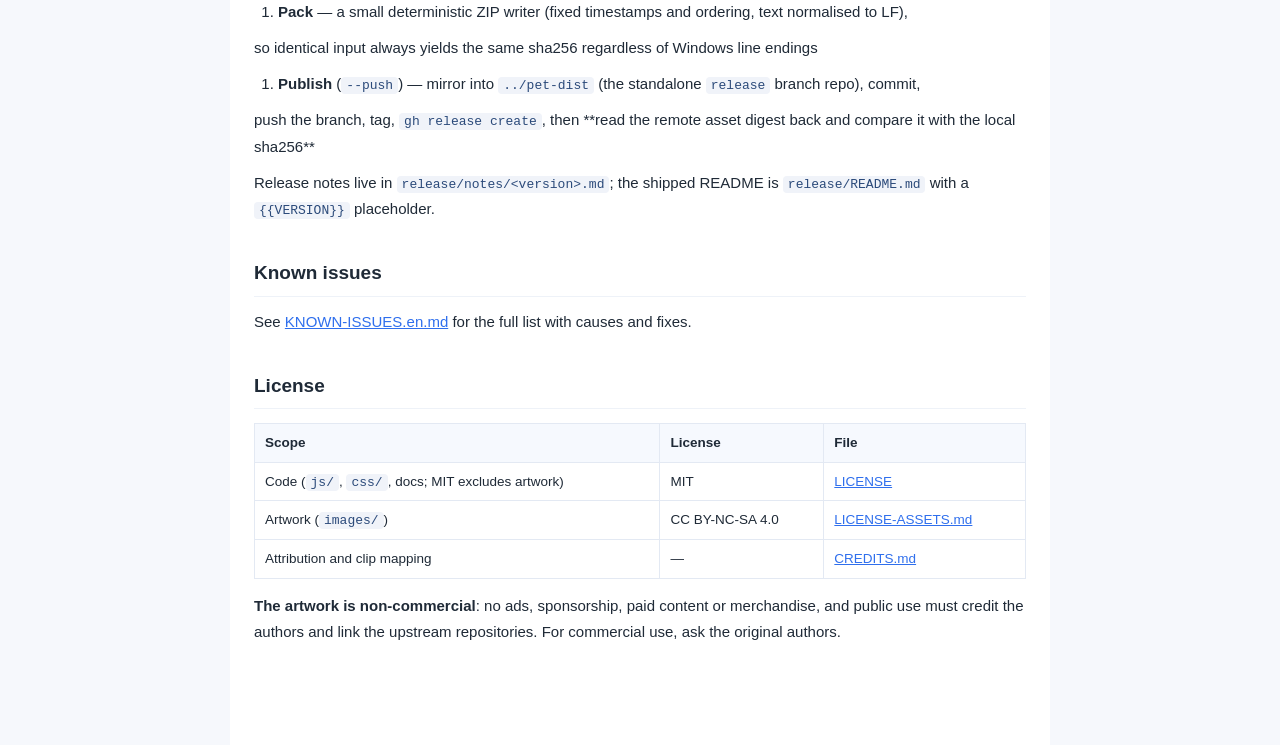
<file: docs.html>
<!DOCTYPE html>
<html lang="zh-CN">
<head>
<meta charset="utf-8">
<meta name="viewport" content="width=device-width, initial-scale=1">
    <link rel="icon" href="data:,">
<title data-i18n="文档">文档</title>
<style>
    :root { color-scheme: light; --line:#e3e9f3; --ink:#1f2a37; --muted:#7b8798; --brand:#2f6fed; }
    * { box-sizing:border-box; }
    body { margin:0; background:#f6f8fc; color:var(--ink); font:15px/1.75 -apple-system,"Segoe UI","Microsoft YaHei",sans-serif; }
    header { position:sticky; top:0; z-index:10; background:#fff; border-bottom:1px solid var(--line); padding:10px 22px; display:flex; gap:14px; align-items:center; }
    header a { color:var(--muted); text-decoration:none; font-size:13px; padding:5px 10px; border-radius:7px; }
    header a:hover { background:#f1f5fc; color:var(--ink); }
    header a.on { background:#e8f0ff; color:#2a4f9b; font-weight:600; }
    header .sp { flex:1; }
    main { max-width:820px; margin:0 auto; padding:34px 24px 90px; background:#fff; }
    h1 { font-size:25px; margin:0 0 18px; padding-bottom:10px; border-bottom:1px solid var(--line); }
    h2 { font-size:19px; margin:34px 0 12px; padding-bottom:6px; border-bottom:1px solid #eef2f8; }
    h3 { font-size:16px; margin:24px 0 8px; }
    h4 { font-size:14.5px; margin:18px 0 6px; color:#3c4a5c; }
    p { margin:10px 0; }
    ul, ol { margin:10px 0; padding-left:24px; }
    li { margin:4px 0; }
    code { background:#f0f3f9; padding:1px 5px; border-radius:4px; font:13px/1.5 Consolas,monospace; color:#2b4a7a; }
    pre { background:#1e2733; color:#d9e3f2; padding:14px 16px; border-radius:10px; overflow:auto; margin:14px 0; }
    pre code { background:none; color:inherit; padding:0; font-size:12.5px; }
    table { border-collapse:collapse; width:100%; margin:14px 0; font-size:13.5px; }
    th, td { border:1px solid var(--line); padding:7px 10px; text-align:left; vertical-align:top; }
    th { background:#f6f9fe; font-weight:600; }
    blockquote { margin:14px 0; padding:8px 14px; border-left:3px solid #cfdcef; background:#f8fafd; color:#4a5769; }
    hr { border:0; border-top:1px solid var(--line); margin:26px 0; }
    a { color:var(--brand); }
    .err { padding:16px; background:#fff8e8; border:1px solid #f2ddb0; border-radius:10px; font-size:13.5px; }

    .legal { margin-top:36px; padding-top:18px; border-top:1px solid var(--line); font-size:12.5px; line-height:1.75; color:#6b7789; }
    .legal-sec { margin-bottom:12px; }
    .legal h3 { font-size:12.5px; margin:0 0 4px; color:#48566a; font-weight:600; }
    .legal p { margin:0; }
</style>
</head>
<body data-title-key="nav.readme" data-help-key="docs">
<header>
    <a href="index.html" data-i18n="docs.back">← 返回</a>
    <span class="sp"></span>
    <a href="?f=README.md" data-f data-i18n="nav.readme">使用说明</a>
    <a href="?f=STATUS.md" data-f data-dev-only data-i18n="nav.status">项目状态</a>
    <a href="?f=docs/CONFIG.md" data-f data-dev-only data-i18n="nav.config">配置参考</a>
    <a href="?f=docs/BLOG_INTEGRATION.md" data-f data-dev-only data-i18n="nav.integration">接入博客</a>
    <a href="?f=docs/API.md" data-f data-dev-only data-i18n="nav.api">API 文档</a>
    <a href="?f=HANDOFF.md" data-f data-dev-only data-i18n="nav.history">开发沿革</a>
    <a href="?f=docs/INTERACTION.md" data-f data-dev-only data-i18n="nav.interaction">交互协议</a>
    <a href="?f=KNOWN-ISSUES.md" data-f data-dev-only data-i18n="nav.issues">已知问题</a>
    <a href="tests.html" data-dev-only data-i18n="nav.tests">测试面板</a>
</header>
<main data-i18n="加载中…" id="doc">加载中…    <footer class="legal">
        <div class="legal-sec">
            <h3 data-i18n="legal.privacy">隐私</h3>
            <p data-i18n="legal.privacyBody">本工具完全在你的浏览器本地运行：所有文件读取、编辑与编译都在本机完成，不会上传任何内容，也不含统计或追踪脚本。语言偏好保存在浏览器 localStorage 中，可随时清除站点数据移除。</p>
        </div>
        <div class="legal-sec">
            <h3 data-i18n="legal.disclaimer">免责声明</h3>
            <p data-i18n="legal.disclaimerBody">本工具按“现状”提供，不保证适用于任何特定用途。配置由你自行编辑、编译与应用，由此产生的任何后果由使用者承担；作者不对数据丢失、站点异常或任何间接损失负责。使用前请自行备份配置文件。</p>
        </div>
    </footer>
</main>

<script>
    const T = (x) => (window.PetI18n ? PetI18n.t(x) : x);
/* 文档清单。
 * 使用者要看的：使用说明、API 文档、交互协议。
 * 开发侧文档用 DEV-DOCS 注释块标出，
 * tools/release.js 打包时整块删除：发行包里既没有这些文件，也不会出现它们的名字。 */
const FILES = [
    'README.md'
    /* <<DEV-DOCS>> */
    , 'docs/CONFIG.md', 'docs/BLOG_INTEGRATION.md', 'docs/API.md', 'docs/INTERACTION.md', 'STATUS.md', 'HANDOFF.md', 'KNOWN-ISSUES.md'
    /* <</DEV-DOCS>> */
];

const EN = {
    'README.md': 'README.en.md'
    /* <<DEV-DOCS>> */
    , 'docs/CONFIG.md': 'docs/CONFIG.en.md',
    'docs/BLOG_INTEGRATION.md': 'docs/BLOG_INTEGRATION.en.md',
    'docs/API.md': 'docs/API.en.md',
    'docs/INTERACTION.md': 'docs/INTERACTION.en.md',
    'STATUS.md': 'STATUS.en.md',
    'HANDOFF.md': 'HANDOFF.en.md',
    'KNOWN-ISSUES.md': 'KNOWN-ISSUES.en.md'
    /* <</DEV-DOCS>> */
};

function currentLang() {
    if (window.PetI18n) return PetI18n.lang;
    try { return localStorage.getItem('pet-i18n') || ((navigator.language || 'zh').toLowerCase().indexOf('zh') === 0 ? 'zh' : 'en'); }
    catch (e) { return 'zh'; }
}

function docPath(name) {
    return currentLang() === 'en' && EN[name] ? EN[name] : name;
}

function esc(s) {
    return s.replace(/&/g, '&amp;').replace(/</g, '&lt;').replace(/>/g, '&gt;');
}

function inline(s) {
    return s
        .replace(/`([^`]+)`/g, (m, c) => '<code>' + esc(c) + '</code>')
        .replace(/\*\*([^*]+)\*\*/g, '<strong>$1</strong>')
        .replace(/\[([^\]]+)\]\(([^)]+)\)/g, '<a href="$2">$1</a>');
}

function render(md) {
    const lines = md.replace(/\r\n/g, '\n').split('\n');
    const out = [];
    let i = 0;
    let inCode = false;
    let codeBuf = [];
    let tableBuf = null;
    let listBuf = null;
    let listType = 'ul';

    const flushList = () => {
        if (listBuf) { out.push('<' + listType + '>' + listBuf.join('') + '</' + listType + '>'); listBuf = null; }
    };
    const flushTable = () => {
        if (!tableBuf) return;
        const rows = tableBuf;
        let html = '<table>';
        rows.forEach((row, idx) => {
            const cells = row.split('|').slice(1, -1).map((c) => c.trim());
            if (idx === 1 && cells.every((c) => /^:?-{2,}:?$/.test(c))) return;
            const tag = idx === 0 ? 'th' : 'td';
            html += '<tr>' + cells.map((c) => '<' + tag + '>' + inline(c) + '</' + tag + '>').join('') + '</tr>';
        });
        html += '</table>';
        out.push(html);
        tableBuf = null;
    };

    while (i < lines.length) {
        let line = lines[i];

        if (/^```/.test(line)) {
            if (inCode) {
                out.push('<pre><code>' + esc(codeBuf.join('\n')) + '</code></pre>');
                codeBuf = []; inCode = false;
            } else { inCode = true; }
            i++; continue;
        }
        if (inCode) { codeBuf.push(line); i++; continue; }

        if (/^\s*\|.*\|\s*$/.test(line)) {
            flushList();
            tableBuf = tableBuf || [];
            tableBuf.push(line.trim());
            i++; continue;
        } else { flushTable(); }

        if (/^\s*$/.test(line)) { flushList(); i++; continue; }

        const h = line.match(/^(#{1,6})\s+(.*)$/);
        if (h) {
            flushList();
            out.push('<h' + h[1].length + '>' + inline(h[2]) + '</h' + h[1].length + '>');
            i++; continue;
        }

        if (/^---+$/.test(line)) { flushList(); out.push('<hr>'); i++; continue; }

        if (/^>\s?/.test(line)) {
            flushList();
            const buf = [];
            while (i < lines.length && /^>\s?/.test(lines[i])) { buf.push(lines[i].replace(/^>\s?/, '')); i++; }
            out.push('<blockquote>' + buf.map((x) => inline(x)).join('<br>') + '</blockquote>');
            continue;
        }

        const ol = line.match(/^\s*(\d+)\.\s+(.*)$/);
        const ul = line.match(/^\s*[-*]\s+(.*)$/);
        if (ol || ul) {
            const type = ol ? 'ol' : 'ul';
            if (listBuf && listType !== type) flushList();
            listType = type;
            listBuf = listBuf || [];
            listBuf.push('<li>' + inline(ol ? ol[2] : ul[1]) + '</li>');
            i++; continue;
        }

        flushList();
        const buf = [line];
        i++;
        while (i < lines.length && !/^\s*$/.test(lines[i]) && !/^(#{1,6})\s/.test(lines[i])
               && !/^\s*[-*]\s/.test(lines[i]) && !/^\s*\d+\.\s/.test(lines[i])
               && !/^\s*\|/.test(lines[i]) && !/^```/.test(lines[i]) && !/^>/.test(lines[i])) {
            buf.push(lines[i]); i++;
        }
        out.push('<p>' + buf.map((x) => inline(x)).join(' ') + '</p>');
    }
    if (inCode && codeBuf.length) out.push('<pre><code>' + esc(codeBuf.join('\n')) + '</code></pre>');
    flushList();
    flushTable();
    return out.join('\n');
}

async function load(name) {
    const doc = document.getElementById('doc');
    document.querySelectorAll('header a[data-f]').forEach((a) => {
        a.classList.toggle('on', a.getAttribute('href') === '?f=' + name);
    });
    try {
        const target = docPath(name);
        const res = await fetch(target + '?ts=' + Date.now());
        if (!res.ok) throw new Error('HTTP ' + res.status);
        const text = new TextDecoder('utf-8').decode(await res.arrayBuffer());
        if (/^\s*<(!doctype|html)/i.test(text)) throw new Error(T('这是网页而不是 Markdown'));
        doc.innerHTML = render(text);
    var suffix = (window.PetI18n ? PetI18n.lang : 'zh') === 'en' ? 'Docs' : '文档';
    document.title = name.replace(/^docs\//, '').replace(/\.en\.md$/, '.md') + ' · ' + suffix;
    } catch (e) {
        doc.innerHTML = '<div class="err"><b>读不到 ' + name + '</b><br>' +
            '浏览器不允许网页读取本地文件。双击 pet-lab 目录里的 <code>start.bat</code>，然后访问 <code>http://127.0.0.1:8080/docs.html</code>。<br>' +
            '或手动运行：<br>' +
            '<code>python -m http.server 8080 --directory "D:\\Users\\User\\pet-lab"</code><br>' +
            '然后访问 <code>http://127.0.0.1:8080/docs.html</code>。<br>' +
            '<small style="color:#8b97a8">' + e.message + '</small></div>';
    }
}

let currentDoc = null;

window.addEventListener('load', function () {
    if (window.PetI18n) {
        PetI18n.onChange(function () {
            if (currentDoc) load(currentDoc);
        });
    }
});

const f = new URLSearchParams(location.search).get('f') || 'README.md';
currentDoc = FILES.includes(f) ? f : 'README.md';
load(currentDoc);
</script>
<script src="assets/i18n.js"></script>
</body>
</html>
</file>
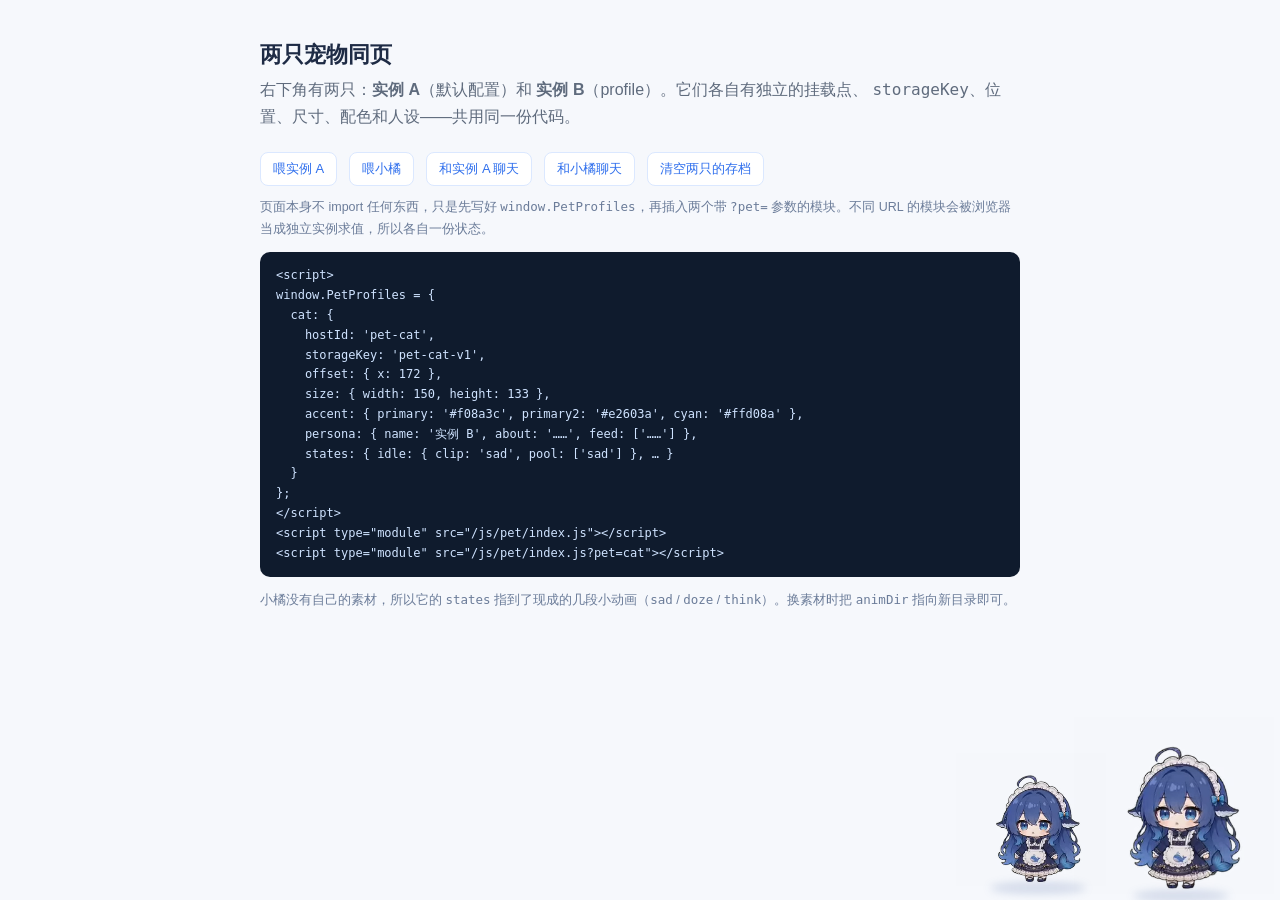
<file: pets.html>
<!DOCTYPE html>
<html lang="zh-CN">
<head>
<meta charset="UTF-8">
<meta name="viewport" content="width=device-width, initial-scale=1.0">
<title>同页多实例</title>
<link rel="stylesheet" href="/css/deepseek-pet.css">
<style>
    body {
        margin: 0;
        min-height: 100vh;
        font-family: -apple-system, "Microsoft YaHei", sans-serif;
        color: #1e2b45;
        background: #f6f8fc;
    }
    .wrap { max-width: 760px; margin: 0 auto; padding: 40px 24px 260px; }
    h1 { font-size: 22px; margin: 0 0 6px; }
    p.lead { color: #5f6b7d; margin: 0 0 22px; line-height: 1.7; }
    .row { display: flex; gap: 12px; flex-wrap: wrap; }
    button {
        font: inherit; font-size: 13px; padding: 7px 12px; border-radius: 8px;
        border: 1px solid #dbe8ff; background: #fff; color: #2f6fed; cursor: pointer;
    }
    button:hover { background: #eef4ff; }
    pre {
        background: #0f1b2d; color: #cfe3ff; padding: 14px 16px; border-radius: 10px;
        font-size: 12px; line-height: 1.65; overflow: auto;
    }
    code { font-family: Consolas, monospace; }
    .note { color: #6b7c99; font-size: 12.5px; line-height: 1.7; margin-top: 10px; }
</style>
    <link rel="icon" href="data:,">
</head>
<body>
<div class="wrap">
    <h1>两只宠物同页</h1>
    <p class="lead">
        右下角有两只：<b>实例 A</b>（默认配置）和 <b>实例 B</b>（profile）。它们各自有独立的挂载点、
        <code>storageKey</code>、位置、尺寸、配色和人设——共用同一份代码。
    </p>

    <div class="row">
        <button data-act="feed-whale">喂实例 A</button>
        <button data-act="feed-cat">喂小橘</button>
        <button data-act="chat-whale">和实例 A 聊天</button>
        <button data-act="chat-cat">和小橘聊天</button>
        <button data-act="reset">清空两只的存档</button>
    </div>

    <p class="note">
        页面本身不 import 任何东西，只是先写好 <code>window.PetProfiles</code>，再插入两个带
        <code>?pet=</code> 参数的模块。不同 URL 的模块会被浏览器当成独立实例求值，所以各自一份状态。
    </p>

<pre><code>&lt;script&gt;
window.PetProfiles = {
  cat: {
    hostId: 'pet-cat',
    storageKey: 'pet-cat-v1',
    offset: { x: 172 },
    size: { width: 150, height: 133 },
    accent: { primary: '#f08a3c', primary2: '#e2603a', cyan: '#ffd08a' },
    persona: { name: '实例 B', about: '……', feed: ['……'] },
    states: { idle: { clip: 'sad', pool: ['sad'] }, … }
  }
};
&lt;/script&gt;
&lt;script type="module" src="/js/pet/index.js"&gt;&lt;/script&gt;
&lt;script type="module" src="/js/pet/index.js?pet=cat"&gt;&lt;/script&gt;</code></pre>

    <p class="note">
        小橘没有自己的素材，所以它的 <code>states</code> 指到了现成的几段小动画（<code>sad</code> /
        <code>doze</code> / <code>think</code>）。换素材时把 <code>animDir</code> 指向新目录即可。
    </p>
</div>

<script>
    window.PetProfiles = {
        cat: {
            hostId: 'pet-cat',
            storageKey: 'pet-cat-v1',
            offset: { x: 168, y: 8 },
            size: { width: 150, height: 133 },
            accent: { primary: '#f08a3c', primary2: '#e2603a', cyan: '#ffd08a' },
            clipExt: 'webm',
            states: {
                idle: { clip: 'sad', pool: ['sad', 'surprised'] },
                sleepy: { clip: 'doze', pool: ['doze'] },
                busy: { clip: 'think', pool: ['think'] }
            },
            persona: {
                name: '小橘',
                alt: '橘猫小橘',
                icons: { feed: '🐟', restore: '🐱' },
                about: '我是小橘，睡在博客角落的橘猫。点我、拖我，或者喂条小鱼干～',
                sleep: '……（小橘把尾巴卷起来睡着了）',
                feed: ['小鱼干！喜欢。', '嚼嚼嚼……再来一条？'],
                greet: {
                    late: ['这么晚还不睡？我陪你。'],
                    morning: ['早，今天也要好好吃饭。'],
                    afternoon: ['下午了，起来伸个懒腰。'],
                    evening: ['晚上了，别熬太晚。']
                },
                firstMeet: '第一次见？我是小橘，刚搬来这个角落。',
                again: '又见面了。',
                streak3: '第 {n} 天了，你挺有规律。',
                streak7: '第 {n} 天，我已经记住你的作息了。'
            }
        }
    };
</script>
<script type="module" src="/js/pet/index.js"></script>
<script type="module" src="/js/pet/index.js?pet=cat"></script>
<script>
    function petRoot(which) {
        return document.getElementById(which === 'cat' ? 'pet-cat' : 'deepseek-pet');
    }
    document.querySelectorAll('[data-act]').forEach(function (btn) {
        btn.addEventListener('click', function () {
            var act = btn.dataset.act;
            if (act === 'reset') {
                ['deepseek-pet-v4', 'pet-cat-v1'].forEach(function (k) {
                    try { localStorage.removeItem(k); } catch (e) { /* ignore */ }
                });
                location.reload();
                return;
            }
            var which = /cat/.test(act) ? 'cat' : 'whale';
            var root = petRoot(which);
            if (!root) return;
            var sel = act.indexOf('feed') === 0 ? '[data-dp-action=feed]' : '[data-dp-action=chat]';
            var el = root.querySelector(sel);
            if (el) el.click();
        });
    });
</script>
</body>
</html>
</file>
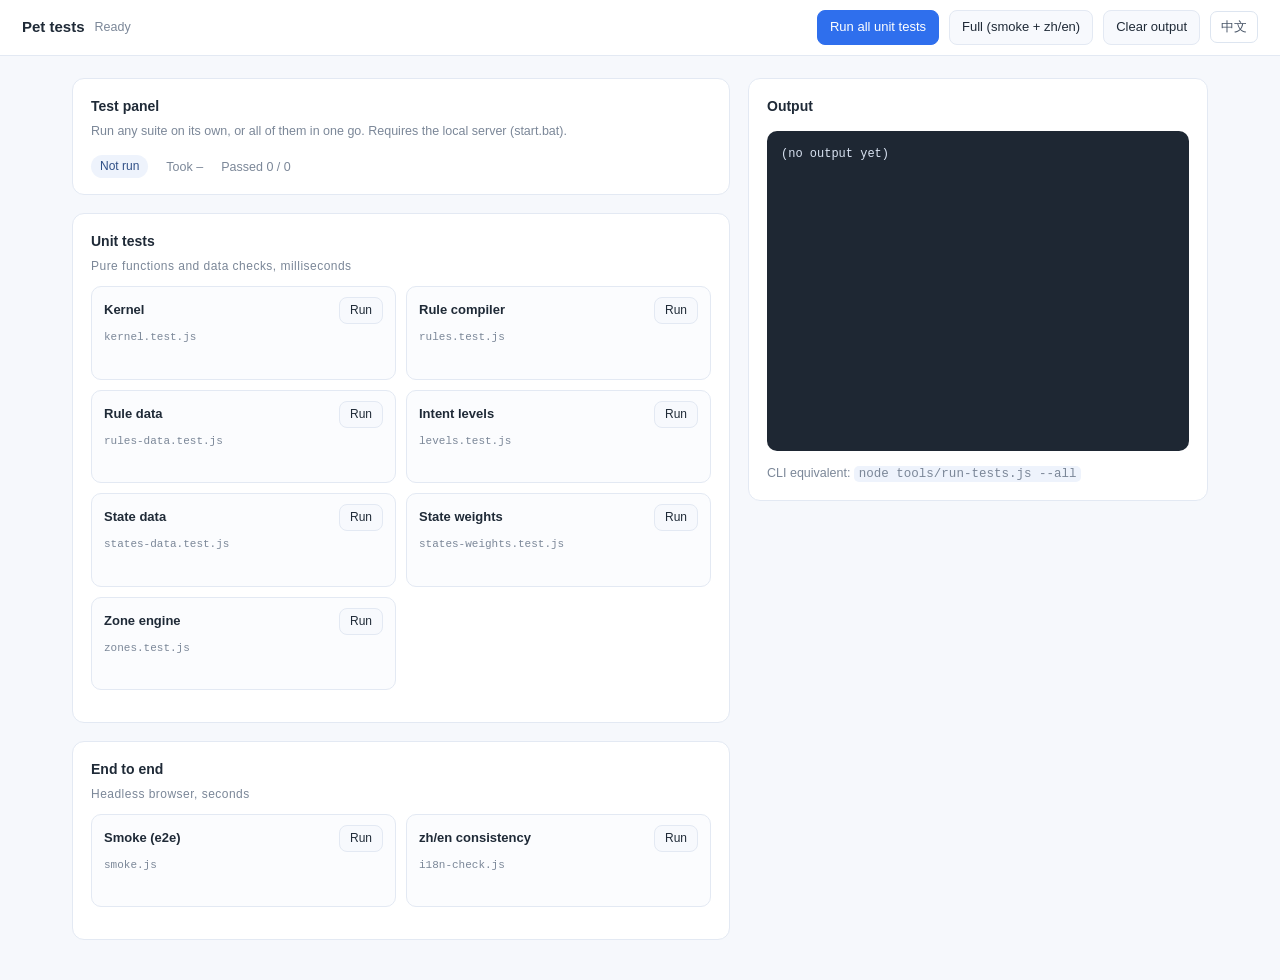
<file: tests.html>
<!DOCTYPE html>
<html lang="zh-CN">
<head>
<meta charset="utf-8">
<meta name="viewport" content="width=device-width, initial-scale=1">
    <link rel="icon" href="data:,">
<title data-i18n="宠物测试">宠物测试</title>
<style>
    :root {
        color-scheme: light;
        --line: #e3e9f3;
        --ink: #1f2a37;
        --muted: #7b8798;
        --brand: #2f6fed;
        --bg: #f6f8fc;
    }
    * { box-sizing: border-box; }
    body {
        margin: 0; background: var(--bg); color: var(--ink);
        font: 14px/1.6 -apple-system, "Segoe UI", "Microsoft YaHei", sans-serif;
    }
    header {
        position: sticky; top: 0; z-index: 20; background: #fff;
        border-bottom: 1px solid var(--line); padding: 10px 22px;
        display: flex; align-items: center; gap: 10px;
    }
    header h1 { font-size: 15px; margin: 0; }
    header .status { flex: 1; font-size: 12.5px; color: var(--muted); }
    button {
        font: inherit; font-size: 13px; padding: 6px 12px; cursor: pointer;
        border: 1px solid var(--line); background: #f7f9fd; border-radius: 8px; color: var(--ink);
    }
    /* 主按钮不做 hover 变色：点击后立刻进入结果态，颜色变化只会造成闪烁 */
    button.primary { background: var(--brand); border-color: var(--brand); color: #fff; }
    button:not(.primary):hover:not(:disabled) { background: #eef3fc; }
    button:disabled { opacity: .55; cursor: default; }
    main {
        padding: 22px; max-width: 1180px; margin: 0 auto;
        display: grid; grid-template-columns: minmax(320px, 1fr) 460px;
        gap: 18px; align-items: start;
    }
    @media (max-width: 980px) { main { grid-template-columns: 1fr; } }
    .col { min-width: 0; }
    .card {
        background: #fff; border: 1px solid var(--line); border-radius: 12px;
        padding: 16px 18px; margin-bottom: 18px;
    }
    @media (min-width: 981px) { .panel-col { position: sticky; top: 74px; } }
    .card h2 { font-size: 14px; margin: 0 0 4px; }
    .card .desc { font-size: 12.5px; color: var(--muted); margin: 0 0 14px; }
    .actions { display: flex; gap: 18px; flex-wrap: wrap; align-items: center; }
    .badge {
        font-size: 12px; padding: 2px 9px; border-radius: 999px;
        background: #eef3fc; color: #2f4f86;
    }
    .badge.ok { background: #e8f6ec; color: #1d7a3a; }
    .badge.fail { background: #fdecec; color: #b22a2a; }
    .meta { font-size: 12.5px; color: var(--muted); font-variant-numeric: tabular-nums; }

    /* 套件列表 */
    .suites { display: grid; grid-template-columns: repeat(auto-fill, minmax(228px, 1fr)); gap: 10px; }
    .suite {
        border: 1px solid var(--line); border-radius: 10px; padding: 10px 12px;
        background: #fbfcfe; display: flex; flex-direction: column; gap: 6px;
    }
    .suite .top { display: flex; align-items: center; justify-content: space-between; gap: 8px; }
    .suite .name { font-size: 13px; font-weight: 600; }
    .suite .file { font: 11px/1.4 Consolas, monospace; color: var(--muted); word-break: break-all; }
    .suite .result { font-size: 11.5px; color: var(--muted); font-variant-numeric: tabular-nums; min-height: 17px; }
    .suite .result.ok { color: #1d7a3a; }
    .suite .result.fail { color: #b22a2a; }
    .suite button { padding: 3px 10px; font-size: 12px; }
    .suite.running { border-color: var(--brand); background: #f2f6ff; }
    .group-title { font-size: 12px; color: var(--muted); margin: 4px 0 10px; letter-spacing: .04em; }
    .group-title + .suites { margin-bottom: 16px; }

    .out {
        margin: 14px 0 0; padding: 14px; background: #1e2733; color: #d9e3f2;
        border-radius: 10px; font: 12px/1.55 Consolas, monospace;
        min-height: 320px; max-height: calc(100vh - 260px); overflow: auto; white-space: pre-wrap;
    }
    .hint { font-size: 12.5px; color: var(--muted); margin: 12px 0 0; }
    .hint code { background: #eef3fc; padding: 1px 5px; border-radius: 5px; }
</style>
</head>
<body data-title-key="tests.title" data-help-key="tests">
<header>
    <h1 data-i18n="tests.title">宠物测试</h1>
    <span class="status" id="status" data-i18n="tests.idle">等待运行</span>
    <button class="primary" id="runUnit" onclick="runGroup('unit')" data-i18n="tests.runUnit">跑全部单元</button>
    <button id="runAll" onclick="runGroup('all')" data-i18n="tests.runAll">全量（含冒烟与中英一致性）</button>
    <button id="clearOut" onclick="clearOut()" data-i18n="tests.clear">清空输出</button>
</header>

<main>
    <div class="col">
        <section class="card">
            <h2 data-i18n="tests.panelTitle">测试面板</h2>
            <p class="desc" data-i18n="tests.panelDesc">每个套件可以单独跑，也可以一次跑全部。需要本地服务器（start.bat）。</p>
            <div class="actions">
                <span class="badge" id="badge" data-i18n="tests.badgeIdle">未运行</span>
                <span class="meta"><span data-i18n="tests.duration">总耗时</span> <span id="duration">–</span></span>
                <span class="meta"><span data-i18n="tests.passedSuites">通过</span> <span id="tally">0 / 0</span></span>
            </div>
        </section>

        <section class="card">
            <h2 data-i18n="tests.unitTitle">单元测试</h2>
            <div class="group-title" data-i18n="tests.unitHint">纯函数与数据校验，毫秒级</div>
            <div class="suites" id="unitList"></div>
        </section>

        <section class="card">
            <h2 data-i18n="tests.e2eTitle">端到端</h2>
            <div class="group-title" data-i18n="tests.e2eHint">无头浏览器，秒级</div>
            <div class="suites" id="e2eList"></div>
        </section>
    </div>

    <div class="col panel-col">
        <section class="card">
            <h2 data-i18n="tests.outputTitle">输出</h2>
            <pre class="out" id="out" data-i18n="tests.outputPlaceholder">（还没有输出）</pre>
            <p class="hint" data-i18n-html="tests.hint"><span data-i18n="tests.cli">命令行等价：</span><code>node tools/run-tests.js --all</code></p>
        </section>
    </div>
</main>

<script src="assets/i18n.js"></script>
<script>
    const T = (x) => (window.PetI18n ? PetI18n.t(x) : x);
(function () {
    var UNIT = [
        { id: 'kernel',      file: 'kernel.test.js',      key: 'tests.suite.kernel',      fallback: '内核' },
        { id: 'rules',       file: 'rules.test.js',       key: 'tests.suite.rules',       fallback: '规则编译器' },
        { id: 'rules-data',  file: 'rules-data.test.js',  key: 'tests.suite.rulesData',   fallback: '规则数据' },
        { id: 'levels',      file: 'levels.test.js',      key: 'tests.suite.levels',      fallback: '意图级别' },
        { id: 'states-data', file: 'states-data.test.js', key: 'tests.suite.statesData',  fallback: '状态数据' },
        { id: 'states-weights', file: 'states-weights.test.js', key: 'tests.suite.statesWeights', fallback: '状态权重' },
        { id: 'zones',       file: 'zones.test.js',       key: 'tests.suite.zones',       fallback: '分区引擎' }
    ];
    var E2E = [
        { id: 'smoke', file: 'smoke.js',       key: 'tests.suite.smoke', fallback: '端到端冒烟' },
        { id: 'i18n',  file: 'i18n-check.js',  key: 'tests.suite.i18n',  fallback: '中英一致性' }
    ];

    var out = document.getElementById('out');
    var badge = document.getElementById('badge');
    var statusEl = document.getElementById('status');
    var durationEl = document.getElementById('duration');
    var tallyEl = document.getElementById('tally');
    var busy = false;

    function T(key, fallback) {
        return (window.PetI18n && PetI18n.s) ? PetI18n.s(key) : fallback;
    }

    function setStatus(key, fallback) {
        statusEl.dataset.key = key;
        statusEl.textContent = T(key, fallback);
    }

    function setBadge(kind) {
        badge.className = 'badge' + (kind ? ' ' + kind : '');
        badge.dataset.key = kind === 'ok' ? 'tests.badgeOk' : (kind === 'fail' ? 'tests.badgeFail' : 'tests.badgeIdle');
        badge.textContent = T(badge.dataset.key, kind === 'ok' ? T('通过') : (kind === 'fail' ? T('失败') : '未运行'));
    }

    function setBusy(on) {
        busy = on;
        document.getElementById('runUnit').disabled = on;
        document.getElementById('runAll').disabled = on;
        [].forEach.call(document.querySelectorAll('.suite button'), function (b) { b.disabled = on; });
    }

    function clearOut() {
        out.textContent = T('tests.outputPlaceholder', T('（还没有输出）'));
        durationEl.textContent = '–';
        tallyEl.textContent = '0 / 0';
        setBadge('');
        setStatus('tests.idle', T('等待运行'));
    }

    /* 建卡片 */
    function build(group, host) {
        group.forEach(function (s) {
            var el = document.createElement('div');
            el.className = 'suite';
            el.id = 'suite-' + s.id;
            el.innerHTML =
                '<div class="top"><span class="name"></span>' +
                '<button data-run="' + s.id + '"></button></div>' +
                '<div class="file"></div>' +
                '<div class="result"></div>';
            el.querySelector('.name').dataset.key = s.key;
            el.querySelector('.name').textContent = T(s.key, s.fallback);
            el.querySelector('.file').textContent = s.file;
            var btn = el.querySelector('button');
            btn.dataset.key = 'tests.runOne';
            btn.textContent = T('tests.runOne', T('运行'));
            btn.onclick = function () { runGroup(s.id); };
            host.appendChild(el);
        });
    }

    build(UNIT, document.getElementById('unitList'));
    build(E2E, document.getElementById('e2eList'));

    function suiteEl(id) { return document.getElementById('suite-' + id); }

    function markSuite(id, kind, text) {
        var el = suiteEl(id);
        if (!el) return;
        var res = el.querySelector('.result');
        res.className = 'result' + (kind ? ' ' + kind : '');
        res.textContent = text || '';
        el.classList.remove('running');
    }

    function parseTail(text) {
        var m = /(\d+) passed, (\d+) failed/.exec(text);
        if (!m) return null;
        return { pass: +m[1], fail: +m[2] };
    }

    function runOne(id) {
        return fetch('/api/test', {
            method: 'POST',
            headers: { 'Content-Type': 'application/json' },
            body: JSON.stringify({ suite: id })
        })
            .then(function (r) { return r.json().catch(function () { return { ok: false, error: 'HTTP ' + r.status }; }); })
            .then(function (data) {
                var text = data.output || data.error || '(no output)';
                var tail = parseTail(text);
                var kind = data.ok ? 'ok' : 'fail';
                var label = tail ? (tail.pass + ' / ' + (tail.pass + tail.fail)) : (data.ok ? T('tests.badgeOk', T('通过')) : T('tests.badgeFail', T('失败')));
                markSuite(id, kind, label + '  ·  ' + (data.durationMs != null ? data.durationMs + ' ms' : ''));
                return { id: id, ok: !!data.ok, ms: data.durationMs || 0, text: text, tail: tail };
            })
            .catch(function (e) {
                markSuite(id, 'fail', String(e).slice(0, 40));
                return { id: id, ok: false, ms: 0, text: String(e), tail: null };
            });
    }

    var GROUPS = {
        unit: UNIT.map(function (s) { return s.id; }),
        all: UNIT.concat(E2E).map(function (s) { return s.id; })
    };

    window.runGroup = function (group) {
        if (busy) return;
        var ids = GROUPS[group] || [group];
        setBusy(true);
        setBadge('');
        setStatus('tests.running', T('运行中…'));
        out.textContent = '';
        durationEl.textContent = '–';
        tallyEl.textContent = '0 / ' + ids.length;
        ids.forEach(function (id) {
            var el = suiteEl(id);
            if (el) {
                el.classList.add('running');
                el.querySelector('.result').className = 'result';
                el.querySelector('.result').textContent = '…';
            }
        });

        var done = 0, passed = 0, totalMs = 0;
        var lines = [];
        (function next(i) {
            if (i >= ids.length) {
                var allOk = passed === ids.length;
                setBadge(allOk ? 'ok' : 'fail');
                setStatus(allOk ? 'tests.done' : 'tests.failed', allOk ? T('完成') : '失败');
                durationEl.textContent = totalMs + ' ms';
                tallyEl.textContent = passed + ' / ' + ids.length;
                setBusy(false);
                return;
            }
            runOne(ids[i]).then(function (r) {
                done++;
                if (r.ok) passed++;
                totalMs += r.ms;
                tallyEl.textContent = passed + ' / ' + ids.length;
                lines.push('===== ' + r.id + (r.ok ? ' · ok' : ' · FAIL') + ' =====');
                lines.push(r.text.trim());
                lines.push('');
                out.textContent = lines.join('\n');
                out.scrollTop = out.scrollHeight;
                next(i + 1);
            });
        })(0);
    };

    window.clearOut = clearOut;

    if (window.PetI18n && PetI18n.onChange) {
        PetI18n.onChange(function () {
            if (statusEl.dataset.key) statusEl.textContent = PetI18n.s(statusEl.dataset.key);
            if (badge.dataset.key) badge.textContent = PetI18n.s(badge.dataset.key);
            [].forEach.call(document.querySelectorAll('.suite'), function (el) {
                var name = el.querySelector('.name');
                if (name.dataset.key) name.textContent = PetI18n.s(name.dataset.key);
                var btn = el.querySelector('button');
                if (btn.dataset.key) btn.textContent = PetI18n.s(btn.dataset.key);
            });
        });
    }
})();
</script>
</body>
</html>
</file>
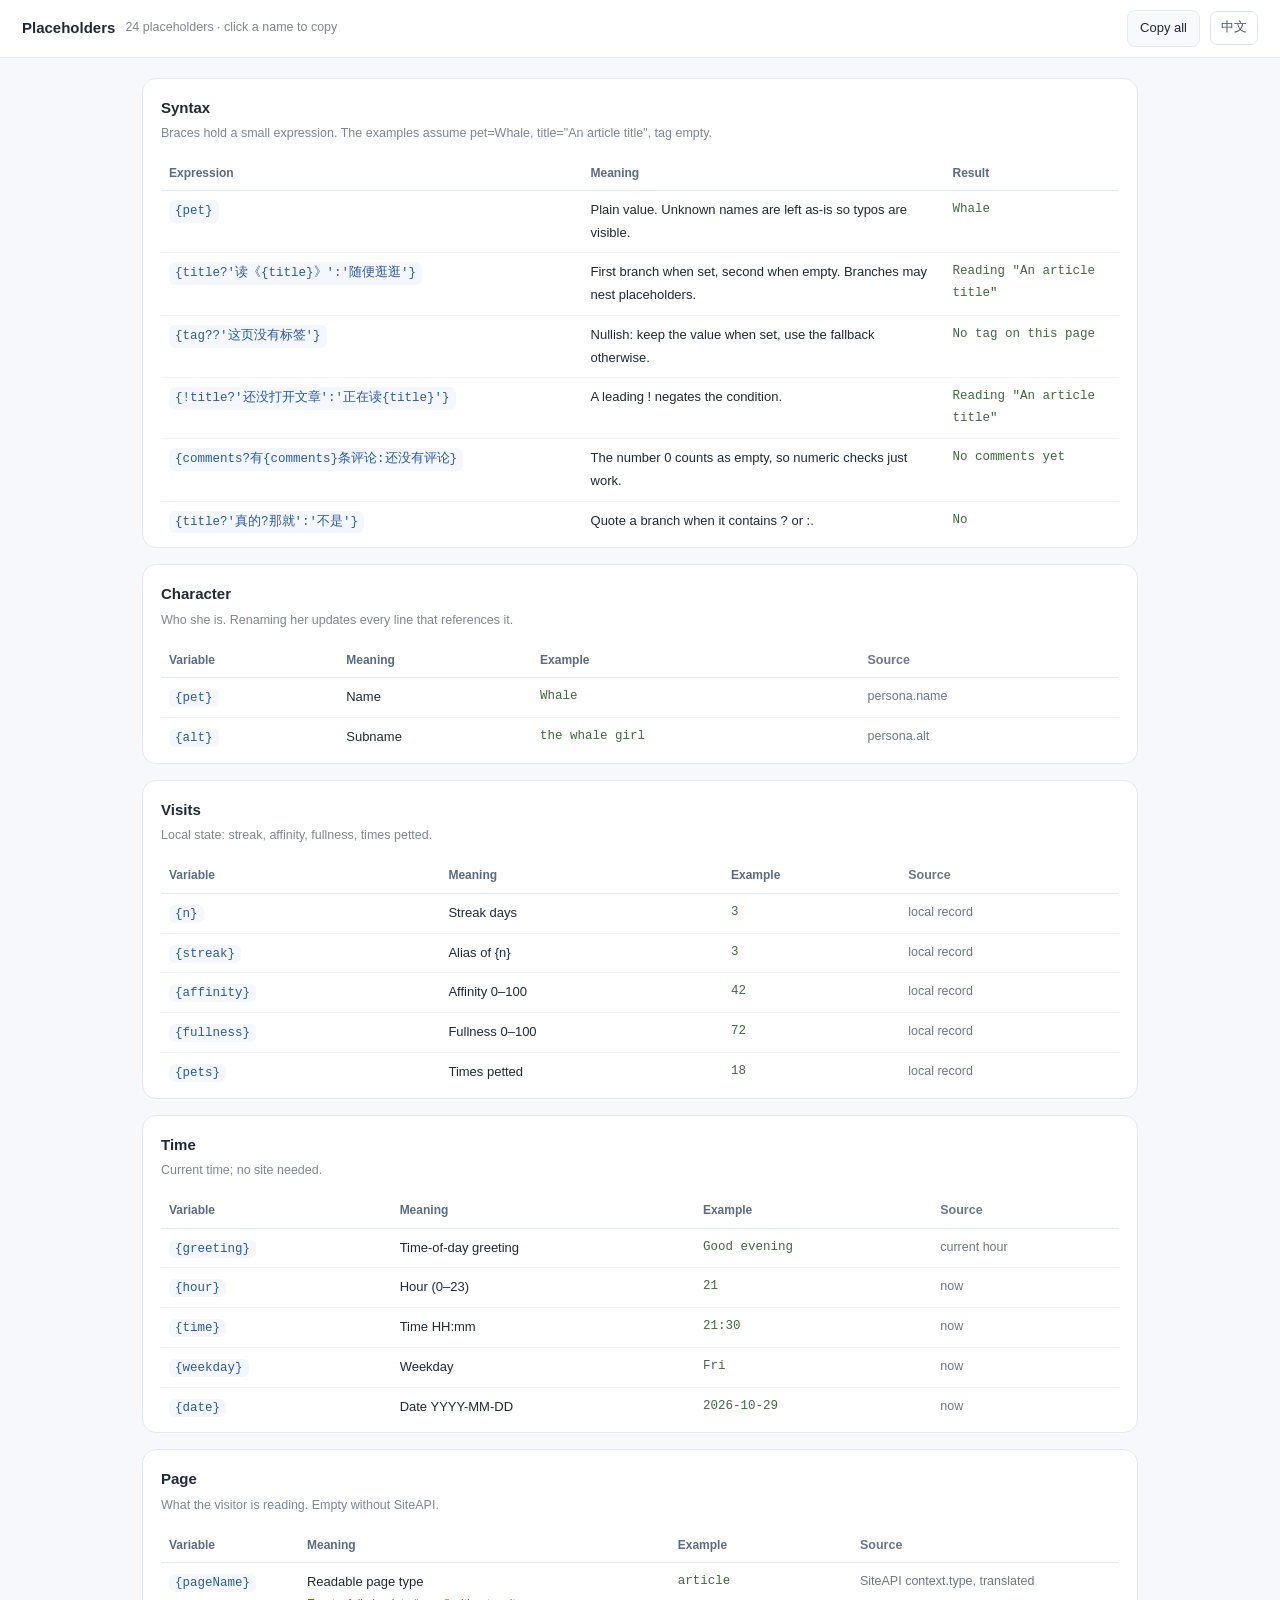
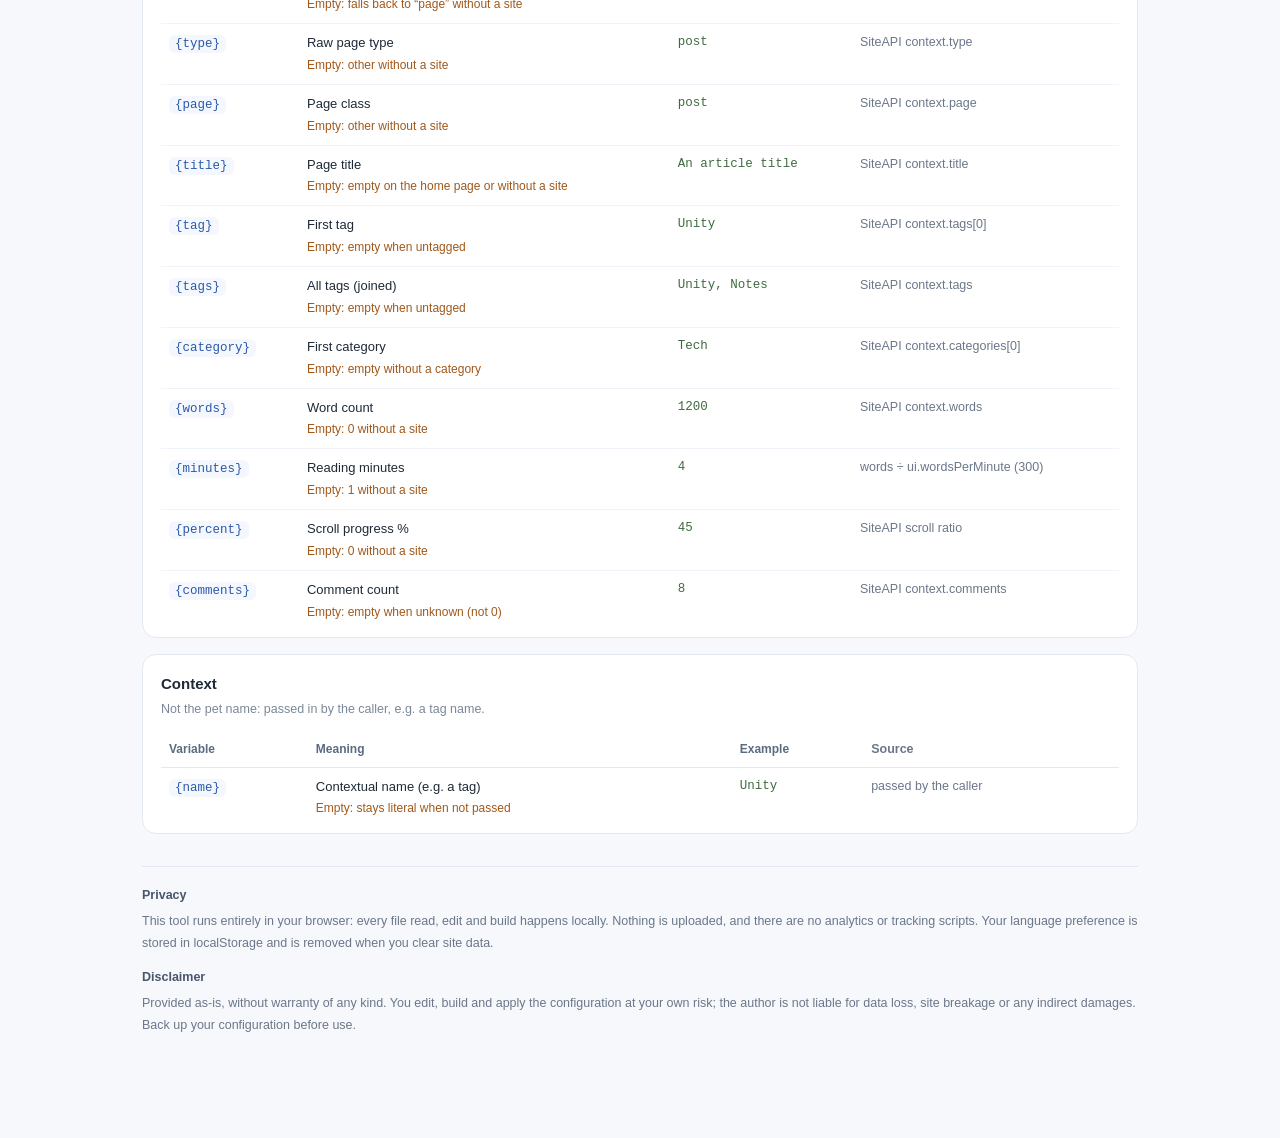
<file: vars.html>
<!DOCTYPE html>
<html lang="zh-CN">
<head>
<meta charset="utf-8">
<meta name="viewport" content="width=device-width, initial-scale=1">
    <link rel="icon" href="data:,">
<title data-i18n="变量表">变量表</title>
<style>
    :root { color-scheme: light; --line:#e3e9f3; --ink:#1f2a37; --muted:#7b8798; --brand:#2f6fed; }
    * { box-sizing: border-box; }
    body { margin:0; background:#f6f8fc; color:var(--ink); font:15px/1.75 -apple-system,"Segoe UI","Microsoft YaHei",sans-serif; }
    header {
        position: sticky; top: 0; z-index: 20; background: #fff;
        border-bottom: 1px solid var(--line); padding: 10px 22px;
        display: flex; align-items: center; gap: 10px;
    }
    header h1 { font-size: 15px; margin: 0; }
    header .status { flex: 1; font-size: 12.5px; color: var(--muted); }
    button {
        font: inherit; font-size: 13px; padding: 6px 12px; cursor: pointer;
        border: 1px solid var(--line); background: #f7f9fd; border-radius: 8px; color: var(--ink);
    }
    button:hover { background: #eef3fc; }

    main { max-width: 1040px; margin: 0 auto; padding: 20px 22px 90px; }
    .group { background:#fff; border:1px solid var(--line); border-radius:14px; padding:16px 18px 6px; margin:0 0 16px; }
    .group h2 { font-size:15px; margin:0 0 2px; }
    .group .gdesc { margin:0 0 12px; color:var(--muted); font-size:12.5px; }
    table { width:100%; border-collapse:collapse; font-size:13px; }
    th { text-align:left; font-weight:600; color:#5b6b80; font-size:12px; padding:6px 8px; border-bottom:1px solid var(--line); white-space:nowrap; }
    td { padding:8px; border-bottom:1px solid #f0f3f9; vertical-align:top; }
    tr:last-child td { border-bottom:none; }
    code { font:12.5px/1.5 ui-monospace,SFMono-Regular,Menlo,Consolas,monospace; background:#f4f7fd; color:#2b5aa8; padding:2px 6px; border-radius:6px; cursor:pointer; }
    code:hover { background:#e8f0ff; }
    .ex { color:#3f6b3f; font-family:ui-monospace,SFMono-Regular,Menlo,Consolas,monospace; font-size:12.5px; }
    .src { color:#6b7789; font-size:12.5px; }
    .empty { color:#a1581a; font-size:12px; }
    .syntax td.code { width:44%; }
    .syntax td.code code { display:inline-block; word-break:break-all; }
    .res { color:#3f6b3f; font-family:ui-monospace,Menlo,Consolas,monospace; font-size:12.5px; }
    .legal { margin-top:32px; padding-top:18px; border-top:1px solid var(--line); font-size:12.5px; line-height:1.75; color:#6b7789; }
    .legal-sec { margin-bottom:12px; }
    .legal h3 { font-size:12.5px; margin:0 0 4px; color:#48566a; font-weight:600; }
    .legal p { margin:0; }
    @media (max-width:640px) { td.src, th.src { display:none; } }
</style>
</head>
<body data-title-key="vars.title">
<header>
    <h1 data-i18n="vars.title">变量表</h1>
    <span class="status" id="status"></span>
    <button type="button" onclick="copyAll()" data-i18n="vars.copyAll">复制全部</button>
</header>

<main>
    <div id="groups"></div>

    <footer class="legal">
        <div class="legal-sec">
            <h3 data-i18n="legal.privacy">隐私</h3>
            <p data-i18n="legal.privacyBody">本工具完全在你的浏览器本地运行：所有文件读取、编辑与编译都在本机完成，不会上传任何内容，也不含统计或追踪脚本。语言偏好保存在浏览器 localStorage 中，可随时清除站点数据移除。</p>
        </div>
        <div class="legal-sec">
            <h3 data-i18n="legal.disclaimer">免责声明</h3>
            <p data-i18n="legal.disclaimerBody">本工具按“现状”提供，不保证适用于任何特定用途。配置由你自行编辑、编译与应用，由此产生的任何后果由使用者承担；作者不对数据丢失、站点异常或任何间接损失负责。使用前请自行备份配置文件。</p>
        </div>
    </footer>
</main>

<script src="assets/i18n.js"></script>
<script src="assets/vars.js"></script>
<script>
const en = () => PetI18n.lang === 'en';
const T = (item, field) => PetVars.text(item, field, PetI18n.lang);

function renderSyntax(host) {
    const items = (PetVars.syntax || []);
    if (!items.length) return;

    const box = document.createElement('section');
    box.className = 'group syntax';
    const h = document.createElement('h2');
    h.textContent = en() ? 'Syntax' : '写法';
    const d = document.createElement('p');
    d.className = 'gdesc';
    d.textContent = en()
        ? 'Braces hold a small expression. The examples assume pet=Whale, title="An article title", tag empty.'
        : '花括号里是"小表达式"。下表的示例假设 pet=小鲸、title=一篇文章的标题、tag 为空。';
    box.append(h, d);

    const table = document.createElement('table');
    table.innerHTML = '<thead><tr><th>' + (en() ? 'Expression' : '写法') + '</th>' +
        '<th>' + (en() ? 'Meaning' : '含义') + '</th>' +
        '<th>' + (en() ? 'Result' : '示例结果') + '</th></tr></thead>';
    const body = document.createElement('tbody');
    for (const s of items) {
        const tr = document.createElement('tr');

        const td1 = document.createElement('td');
        td1.className = 'code';
        const code = document.createElement('code');
        code.textContent = s.code;
        code.title = en() ? 'Click to copy' : '点击复制';
        code.onclick = () => {
            navigator.clipboard.writeText(s.code).catch(() => {});
            code.style.background = '#d8e7ff';
            setTimeout(() => { code.style.background = ''; }, 400);
        };
        td1.appendChild(code);

        const td2 = document.createElement('td');
        td2.textContent = en() ? s.en : s.zh;

        const td3 = document.createElement('td');
        td3.className = 'res';
        /* 示例结果里含示例人名与演示文案，切英文时也一并换掉 */
    td3.textContent = (window.PetI18n && PetI18n.lang === 'en') ? (s.resultEn || s.result) : s.result;

        tr.append(td1, td2, td3);
        body.appendChild(tr);
    }
    table.appendChild(body);
    box.appendChild(table);
    host.appendChild(box);
}

function renderGroups(host) {
    for (const g of PetVars.groups) {
        const items = PetVars.list.filter((v) => v.group === g.id);
        if (!items.length) continue;

        const box = document.createElement('section');
        box.className = 'group';
        const h = document.createElement('h2');
        h.textContent = en() ? g.en : g.zh;
        const d = document.createElement('p');
        d.className = 'gdesc';
        d.textContent = en() ? g.desc.en : g.desc.zh;
        box.append(h, d);

        const table = document.createElement('table');
        table.innerHTML = '<thead><tr>' +
            '<th>' + (en() ? 'Variable' : '变量') + '</th>' +
            '<th>' + (en() ? 'Meaning' : '含义') + '</th>' +
            '<th>' + (en() ? 'Example' : '示例') + '</th>' +
            '<th class="src">' + (en() ? 'Source' : '取值来源') + '</th>' +
            '</tr></thead>';

        const body = document.createElement('tbody');
        for (const v of items) {
            const tr = document.createElement('tr');

            const td1 = document.createElement('td');
            const code = document.createElement('code');
            code.textContent = '{' + v.key + '}';
            code.title = en() ? 'Click to copy' : '点击复制';
            code.onclick = () => {
                navigator.clipboard.writeText('{' + v.key + '}').catch(() => {});
                code.style.background = '#d8e7ff';
                setTimeout(() => { code.style.background = ''; }, 400);
            };
            td1.appendChild(code);

            const td2 = document.createElement('td');
            td2.textContent = en() ? v.en : v.zh;
            const empty = T(v, 'empty');
            if (empty) {
                const e = document.createElement('div');
                e.className = 'empty';
                e.textContent = (en() ? 'Empty: ' : '为空：') + empty;
                td2.appendChild(e);
            }

            const td3 = document.createElement('td');
            td3.className = 'ex';
            td3.textContent = T(v, 'ex');

            const td4 = document.createElement('td');
            td4.className = 'src';
            td4.textContent = T(v, 'src');

            tr.append(td1, td2, td3, td4);
            body.appendChild(tr);
        }
        table.appendChild(body);
        box.appendChild(table);
        host.appendChild(box);
    }
}

function render() {
    const host = document.getElementById('groups');
    host.textContent = '';
    renderSyntax(host);
    renderGroups(host);
    const st = document.getElementById('status');
    if (st) {
        st.textContent = en()
            ? PetVars.list.length + ' placeholders · click a name to copy'
            : PetVars.list.length + T(' 个占位符 · 点变量名复制');
    }
}

function copyAll() {
    const text = PetVars.list.map((v) => '{' + v.key + '}').join('  ');
    navigator.clipboard.writeText(text).catch(() => {});
}

PetI18n.onChange(() => render());
render();
</script>
</body>
</html>
</file>
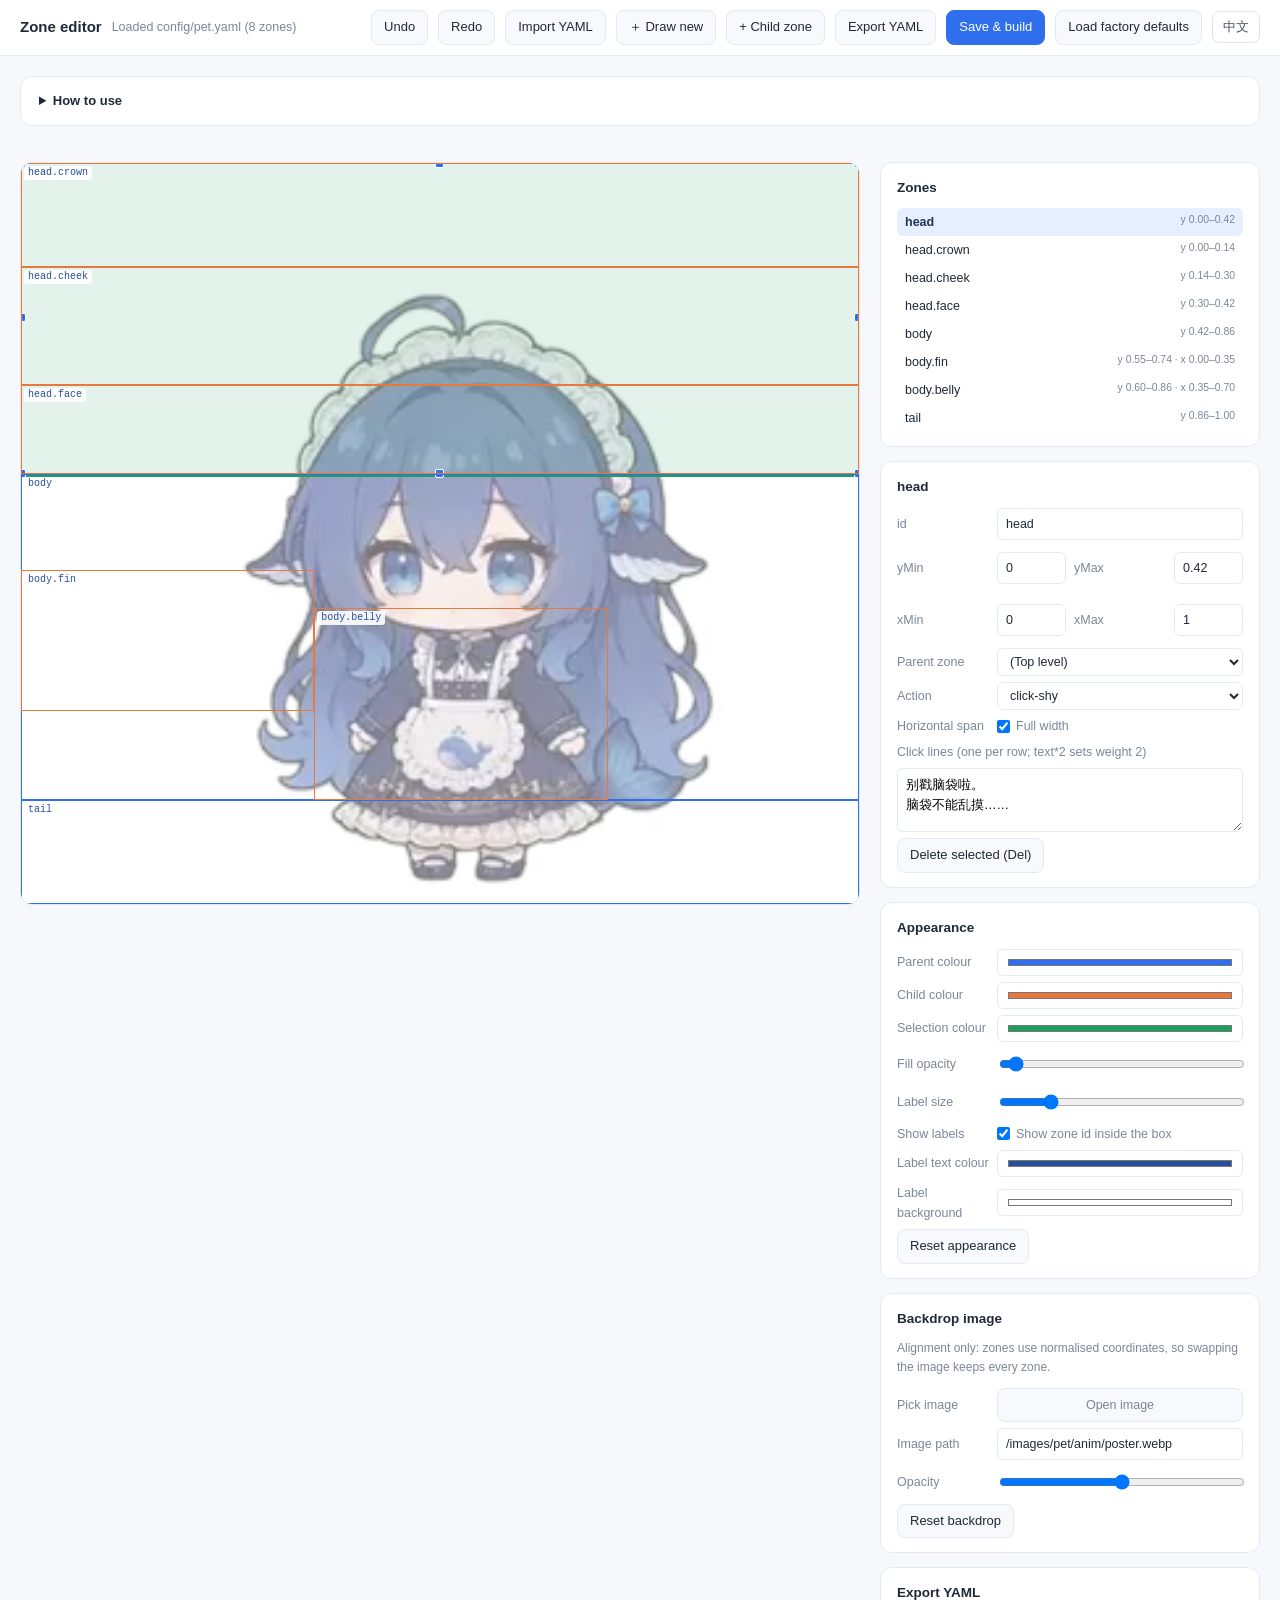
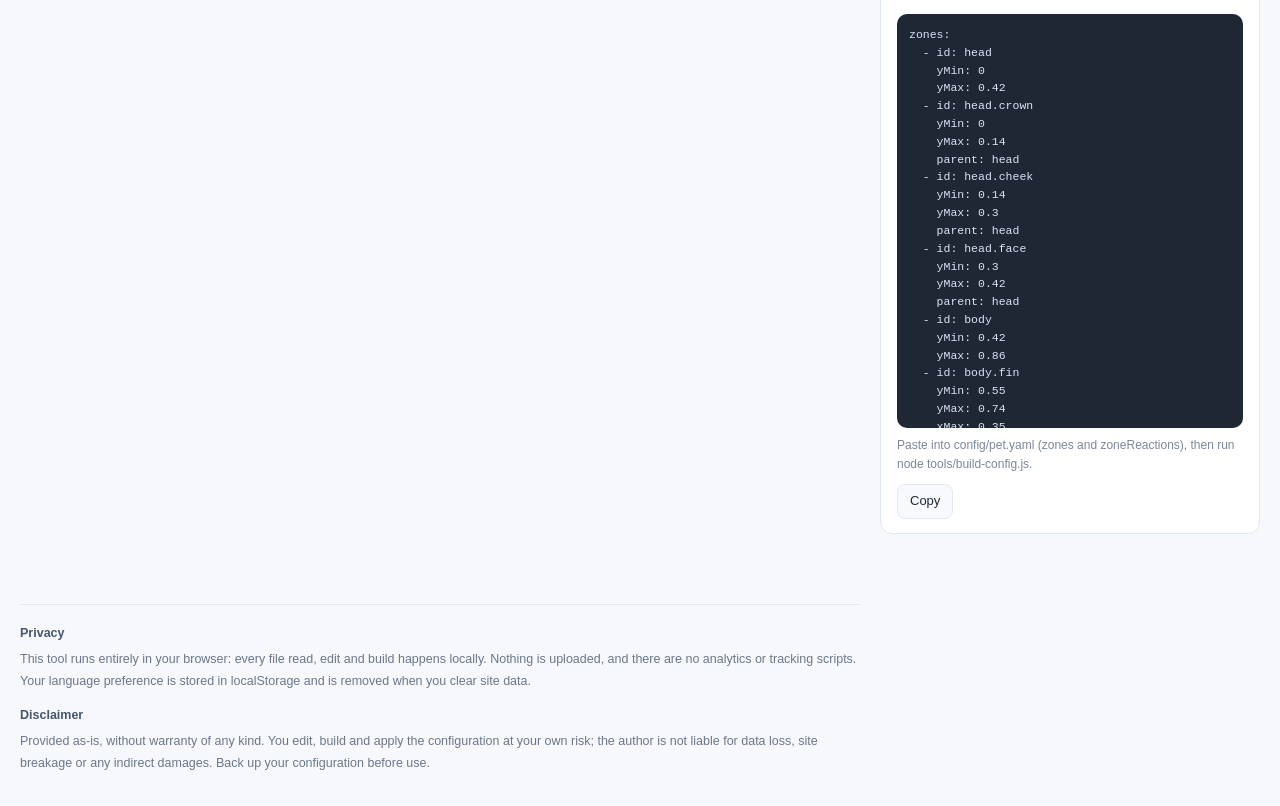
<file: zone-editor.html>
<!DOCTYPE html>
<html lang="zh-CN">
<head>
<meta charset="utf-8">
<meta name="viewport" content="width=device-width, initial-scale=1">
    <link rel="icon" href="data:,">
<title data-i18n="分区编辑器">分区编辑器</title>
<style>
    :root { color-scheme: light; --line:#e3e9f3; --ink:#1f2a37; --muted:#7b8798; --brand:#2f6fed; }
    * { box-sizing: border-box; }
    body { margin:0; background:#f6f8fc; color:var(--ink); font:14px/1.6 -apple-system,"Segoe UI","Microsoft YaHei",sans-serif; }
    header { position:sticky; top:0; z-index:20; background:#fff; border-bottom:1px solid var(--line); padding:10px 20px; display:flex; gap:10px; align-items:center; }
    header h1 { font-size:15px; margin:0; }
    header .status { flex:1; font-size:12.5px; color:var(--muted); }
    button, label.btn { font:inherit; font-size:13px; padding:6px 12px; border:1px solid var(--line); background:#f7f9fd; border-radius:8px; cursor:pointer; color:var(--ink); }
    button:hover, label.btn:hover { background:#eef3fc; }
    button.primary { background:var(--brand); border-color:var(--brand); color:#fff; }

    main { display:grid; grid-template-columns: minmax(340px, 1fr) 380px; gap:20px; padding:20px; align-items:start; }
    @media (max-width: 980px) { main { grid-template-columns:1fr; } }

    .stage { position:relative; background:#fff; border:1px solid var(--line); border-radius:12px; overflow:hidden; user-select:none; }
    .stage img { display:block; width:100%; height:auto; }
    :root { --z-parent:#2f6fed; --z-child:#e8783c; --z-sel:#1d9f5b; --z-fill:0.14; --z-label:10px; --z-lcolor:#2a4f9b; --z-lbg:#ffffff;
            --z-parent-fill:rgba(47,111,237,0); --z-child-fill:rgba(232,120,60,0); --z-sel-fill:rgba(29,159,91,.14); }
    .zone { position:absolute; border:1.5px solid var(--z-parent); background:transparent; cursor:move; }
    .zone.child { border-color:var(--z-child); background:var(--z-child-fill); }
    .zone.sel { outline:2px solid var(--z-sel); outline-offset:1px; background:var(--z-sel-fill); }
    .zone.multi { box-shadow:0 0 0 2px var(--z-sel) inset; }
    .zone .tag { position:absolute; left:2px; top:2px; font:var(--z-label)/1.2 monospace; background:var(--z-lbg-fill); padding:1px 4px; border-radius:3px; color:var(--z-lcolor); pointer-events:none; }
    .zone.sel .tag { color:#0f6b3c; font-weight:600; }
    .stage { background:#fff; }
    #bg { opacity:var(--z-bgop, .55); }
    .zone .h { position:absolute; width:9px; height:9px; background:var(--brand); border:1px solid #fff; border-radius:2px; }
    .zone .h.nw { left:-5px; top:-5px; cursor:nwse-resize; }
    .zone .h.ne { right:-5px; top:-5px; cursor:nesw-resize; }
    .zone .h.sw { left:-5px; bottom:-5px; cursor:nesw-resize; }
    .zone .h.se { right:-5px; bottom:-5px; cursor:nwse-resize; }
    .zone .h.n  { left:50%; top:-5px; margin-left:-5px; cursor:ns-resize; }
    .zone .h.s  { left:50%; bottom:-5px; margin-left:-5px; cursor:ns-resize; }
    .zone .h.w  { left:-5px; top:50%; margin-top:-5px; cursor:ew-resize; }
    .zone .h.e  { right:-5px; top:50%; margin-top:-5px; cursor:ew-resize; }
    .zone .h { display:none; }
    .zone.sel .h { display:block; }
    .band { position:absolute; border:1.5px dashed var(--brand); background:rgba(47,111,237,.10); pointer-events:none; }
    .stage.creating, .stage.draw-mode { cursor: crosshair; }
    .stage.draw-mode .zone { pointer-events: none; }
    .stage.draw-mode .zone .h { display: none; }

    @media (min-width: 981px) { aside { position: sticky; top: 70px; align-self: start; } }

    .card { background:#fff; border:1px solid var(--line); border-radius:12px; padding:14px 16px; margin-bottom:14px; }
    .card h2 { font-size:13.5px; margin:0 0 10px; }
    .row { display:grid; grid-template-columns: 92px 1fr; gap:8px; align-items:center; margin:6px 0; }
    .row label { font-size:12.5px; color:var(--muted); }
    .row input, .row select { width:100%; padding:5px 8px; border:1px solid var(--line); border-radius:6px; font:inherit; font-size:12.5px; background:#fff; color:var(--ink); }
    .row select:disabled, .row input:disabled { background:#f4f6fa; color:var(--muted); }
    .chk { display:inline-flex; align-items:center; gap:6px; font-size:12.5px; color:var(--ink); cursor:pointer; }
    .chk input { width:auto; margin:0; }
    .row input.bad { border-color:#d64545; background:#fff6f6; }
    .err { color:#b22a2a; font-size:12px; margin:2px 0 0 92px; display:none; }
    .grid2 { display:grid; grid-template-columns:1fr 1fr; gap:8px; }
    pre { margin:0; padding:12px; background:#1e2733; color:#d9e3f2; border-radius:10px; font:11.5px/1.55 Consolas,monospace; overflow:auto; max-height:46vh; }
    .hint { font-size:12px; color:var(--muted); margin:0 0 10px; }
    .help-panel kbd { font:11px/1.4 ui-monospace,Consolas,monospace; background:#eef3fc; border:1px solid #d7e2f4; border-bottom-width:2px; border-radius:4px; padding:1px 5px; color:#2a4f9b; white-space:nowrap; }
    .help-panel code { background:#eef3fc; padding:1px 5px; border-radius:4px; font-size:12px; }

    .list { max-height:240px; overflow:auto; }
    .item { display:flex; justify-content:space-between; padding:4px 8px; border-radius:6px; cursor:pointer; font-size:12.5px; }
    .item:hover { background:#f2f6fd; }
    .item.sel { background:#e6efff; color:#235; font-weight:600; }
    .item small { color:var(--muted); font-weight:400; }

    .legal { margin-top:36px; padding-top:18px; border-top:1px solid var(--line); font-size:12.5px; line-height:1.75; color:#6b7789; }
    .legal-sec { margin-bottom:12px; }
    .legal h3 { font-size:12.5px; margin:0 0 4px; color:#48566a; font-weight:600; }
    .legal p { margin:0; }
</style>
<script>
const T = (x) => (window.PetI18n ? PetI18n.t(x) : x);
/* ---------- 本地服务探测 ----------
 * 三个编辑器里凡是要走 /api/* 的能力（列素材、写盘、编译）都只有本地服务提供。
 * 发行包可能被放在任何静态托管下，这里先探一次：探不到就整段跳过，
 * 不再逐个接口撞 404，界面上给一句提示，其余功能照常可用。 */
let SERVER_OK = null;
let SERVER_WHY = '';           /* 探测失败的原因，显示在提示里，便于排查 */
async function probeOnce(method) {
    const r = await fetch('/api/version', { cache: 'no-store', method: method });
    return r.ok;
}
async function hasServer() {
    if (SERVER_OK !== null) return SERVER_OK;
    /* HEAD 可能落到正在关闭的 keep-alive 连接上，或撞上服务刚启动的瞬间。
     * 因此：失败重试两次（间隔 150ms），HEAD 不行再回退 GET。
     * 只有三种都失败才认定「没有服务」——避免误报。 */
    const attempts = [
        ['HEAD', 0], ['HEAD', 150], ['GET', 0], ['GET', 300]
    ];
    for (let i = 0; i < attempts.length; i += 1) {
        const method = attempts[i][0];
        const wait = attempts[i][1];
        if (wait) await new Promise(function (r) { setTimeout(r, wait); });
        try {
            if (await probeOnce(method)) {
                SERVER_OK = true;
                SERVER_WHY = '';
                return true;
            }
            SERVER_WHY = 'HTTP ' + method + ' 未返回成功';
        } catch (e) {
            SERVER_WHY = (e && e.message) || 'net error';
        }
    }
    SERVER_OK = false;
    noteNoServer();
    return false;
}
function noteNoServer() {
    if (document.getElementById('noServerNote')) return;
    const d = document.createElement('div');
    d.id = 'noServerNote';
    d.textContent = T('未连接本地服务：素材列表、写盘与编译不可用，可继续导出 YAML。') + (SERVER_WHY ? ' (' + SERVER_WHY + ')' : '');

    d.style.cssText = 'position:fixed;left:50%;bottom:16px;transform:translateX(-50%);z-index:200;' +
        'background:#1f2a37;color:#fff;font:12.5px/1.6 -apple-system,"Segoe UI","Microsoft YaHei",sans-serif;' +
        'padding:7px 14px;border-radius:18px;box-shadow:0 6px 20px rgba(20,40,80,.25)';
    document.body.appendChild(d);
    setTimeout(function () { d.remove(); }, 6000);
}
</script>
</head>
<body data-title-key="zone.title" data-help-key="zone">
<header>
    <h1 data-i18n="zone.title">分区编辑器</h1>
    <span class="status" id="status" data-i18n="zone.status">拖动方块移动分区，拖右下角缩放</span>
    <button id="undoBtn" onclick="undo()" data-i18n="zone.undo" disabled>撤销</button>
    <button id="redoBtn" onclick="redo()" data-i18n="zone.redo" disabled>重做</button>
    <label class="btn"><span data-i18n="zone.import">导入 YAML</span><input type="file" id="file" accept=".yaml,.yml,.json" hidden></label>
    <button id="drawBtn" onclick="toggleDrawMode()" data-i18n="zone.drawMode">＋ 框选新建</button>
    <button onclick="addZone()" data-i18n="zone.add">＋ 子分区</button>
    <button onclick="download()" data-i18n="zone.export">导出 YAML</button>
    <button class="primary" onclick="saveZones()" data-i18n="zone.save">保存并编译</button>
    <button onclick="resetFactory()" data-i18n="zone.factory">恢复出厂默认</button>
</header>

<main>
    <section>
        <div class="stage" id="stage">
            <img id="bg" src="images/pet/anim/poster.webp" alt="角色">
        </div>
    </section>

    <aside>
        <div class="card">
            <h2 data-i18n="zone.list">分区</h2>
            <div class="list" id="list"></div>
        </div>

        <div class="card" id="editor" style="display:none">
            <h2 data-i18n="编辑" id="edTitle">编辑</h2>
            <div class="row"><label>id</label><input id="fId" spellcheck="false"></div>
            <p class="err" id="idErr" data-i18n="zone.idErr">id 不能为空、不能重复，也不能含空格</p>
            <div class="grid2">
                <div class="row"><label>yMin</label><input id="fYMin" type="number" step="0.01" min="0" max="1"></div>
                <div class="row"><label>yMax</label><input id="fYMax" type="number" step="0.01" min="0" max="1"></div>
                <div class="row"><label>xMin</label><input id="fXMin" type="number" step="0.01" min="0" max="1"></div>
                <div class="row"><label>xMax</label><input id="fXMax" type="number" step="0.01" min="0" max="1"></div>
            </div>
            <div class="row"><label data-i18n="zone.parent">父分区</label><select id="fParent"></select></div>
            <div class="row"><label data-i18n="zone.act">触发动作</label><select id="fAct"></select></div>
            <div class="row" id="actCustomRow" style="display:none"><label data-i18n="zone.actCustom">自定义</label><input id="fActCustom" placeholder="例如 spin-shy"></div>
            <div class="row"><label data-i18n="zone.width">横向范围</label>
                <div style="display:flex;gap:8px;align-items:center">
                    <label class="chk"><input type="checkbox" id="fFull"> <span data-i18n="zone.full">占满宽度</span></label>
                </div>
            </div>
            <div class="row" style="grid-template-columns:1fr"><label data-i18n="zone.say">点击台词</label></div>
            <textarea id="fSay" style="width:100%;min-height:64px;padding:6px 8px;border:1px solid var(--line);border-radius:6px;font:inherit;font-size:12.5px"></textarea>
            <button onclick="deleteSelected()" data-i18n="zone.delSelected">删除选中分区（Del）</button>
        </div>

        <div class="card">
            <h2 data-i18n="zone.look">外观</h2>
            <div class="row"><label data-i18n="zone.cParent">父分区色</label><input type="color" id="cParent" value="#2f6fed"></div>
            <div class="row"><label data-i18n="zone.cChild">子分区色</label><input type="color" id="cChild" value="#e8783c"></div>
            <div class="row"><label data-i18n="zone.cSel">选中色</label><input type="color" id="cSel" value="#1d9f5b"></div>
            <div class="row"><label data-i18n="zone.cFill">填充透明度</label><input type="range" id="cFill" min="0" max="60" value="0"></div>
            <div class="row"><label data-i18n="zone.labelSize">标签字号</label><input type="range" id="lSize" min="8" max="20" value="10"></div>
            <div class="row"><label data-i18n="zone.labelShow">显示标签</label>
                <label class="chk"><input type="checkbox" id="lShow" checked> <span data-i18n="zone.labelShowTip">在分区内显示 id</span></label>
            </div>
            <div class="row"><label data-i18n="zone.labelColor">标签文字色</label><input type="color" id="lColor" value="#2a4f9b"></div>
            <div class="row"><label data-i18n="zone.labelBg">标签底色</label><input type="color" id="lBg" value="#ffffff"></div>
            <p class="err" id="lookErr" style="margin-left:0"></p>
            <button onclick="resetLook()" data-i18n="zone.resetLook">恢复默认外观</button>
        </div>

        <div class="card">
            <h2 data-i18n="zone.bg">底图</h2>
            <p class="hint" data-i18n="zone.bgTip">只用于对齐，分区是归一化坐标，换图不影响已划分的结果。</p>
            <div class="row"><label data-i18n="zone.bgPick">选择图片</label>
                <label class="btn" style="text-align:center"><span data-i18n="zone.bgOpen">打开图片</span><input type="file" id="bgFile" accept="image/*" hidden></label>
            </div>
            <div class="row"><label data-i18n="zone.bgPath">图片地址</label><input id="bgPath" placeholder="images/pet/anim/poster.webp"></div>
            <div class="row"><label data-i18n="zone.bgOpacity">不透明度</label><input type="range" id="bgOp" min="10" max="100" value="55"></div>
            <button onclick="resetBg()" data-i18n="zone.resetBg">恢复默认底图</button>
        </div>

        <div class="card">
            <h2 data-i18n="zone.export">导出</h2>
            <pre id="out"></pre>
            <p class="hint" style="margin-top:8px" data-i18n="zone.copyTip">复制到 config/pet.yaml（zones 与 zoneReactions 两段），再运行 node tools/build-config.js。</p>
            <button onclick="copyOut()" data-i18n="zone.copy">复制</button>
        </div>
    </aside>
    <footer class="legal">
        <div class="legal-sec">
            <h3 data-i18n="legal.privacy">隐私</h3>
            <p data-i18n="legal.privacyBody">本工具完全在你的浏览器本地运行：所有文件读取、编辑与编译都在本机完成，不会上传任何内容，也不含统计或追踪脚本。语言偏好保存在浏览器 localStorage 中，可随时清除站点数据移除。</p>
        </div>
        <div class="legal-sec">
            <h3 data-i18n="legal.disclaimer">免责声明</h3>
            <p data-i18n="legal.disclaimerBody">本工具按“现状”提供，不保证适用于任何特定用途。配置由你自行编辑、编译与应用，由此产生的任何后果由使用者承担；作者不对数据丢失、站点异常或任何间接损失负责。使用前请自行备份配置文件。</p>
        </div>
    </footer>
</main>

<script src="vendor/js-yaml.min.js"></script>
<script>
/* ---------- 磁盘版本守卫（同 config-editor） ---------- */
let baseHash = null;

async function fileSha1(text) {
    try {
        if (!(window.crypto && crypto.subtle)) return null;
        const buf = await crypto.subtle.digest('SHA-1', new TextEncoder().encode(text));
        return Array.from(new Uint8Array(buf)).map((b) => b.toString(16).padStart(2, '0')).join('');
    } catch (e) { return null; }
}

async function currentFileSha1(rel) {
    try {
        const r = await fetch(rel + '?ts=' + Date.now(), { cache: 'no-store' });
        if (!r.ok) return null;
        return await fileSha1(new TextDecoder('utf-8').decode(await r.arrayBuffer()));
    } catch (e) { return null; }
}

async function confirmOverwrite(rel) {
    const diskHash = await currentFileSha1(rel);
    if (!diskHash || !baseHash || diskHash === baseHash) return true;
    return confirm(
        T('磁盘上的 ') + rel + ' 在你打开这个页面之后被改过（另一个标签页，或者手工编辑）。\n\n' +
        '现在保存会用页面里的分区覆盖它，那些改动会丢。\n\n仍然要保存吗？'
    );
}

/* 文案查询：页面文案走 PetI18n，缺省原样返回中文 */

let zones = [
    { id: 'head', yMin: 0, yMax: 0.42 },
    { id: 'head.crown', yMin: 0, yMax: 0.14, parent: 'head' },
    { id: 'head.cheek', yMin: 0.14, yMax: 0.30, parent: 'head' },
    { id: 'head.face', yMin: 0.30, yMax: 0.42, parent: 'head' },
    { id: 'body', yMin: 0.42, yMax: 0.86 },
    { id: 'body.fin', yMin: 0.55, yMax: 0.74, xMin: 0, xMax: 0.35, parent: 'body' },
    { id: 'body.belly', yMin: 0.60, yMax: 0.86, xMin: 0.35, xMax: 0.70, parent: 'body' },
    { id: 'tail', yMin: 0.86, yMax: 1 }
];

let reactions = {
    head: { act: 'click-shy', say: [T('别戳脑袋啦。'), T('脑袋不能乱摸……')] },
    'head.crown': { act: 'click-wave', say: [T('头上有东西吗？')] },
    'head.cheek': { act: 'click-shy', say: [T('痒。'), T('别捏脸。')] },
    'head.face': { act: 'click-shy', say: [] },
    body: { act: 'click-happy', say: [T('干嘛呀。')] },
    'body.fin': { act: 'spin', say: [T('鳍不能拽。')] },
    'body.belly': { act: 'click-happy', say: [T('肚子软软的。'), T('别戳肚子啦。')] },
    tail: { act: 'tail', say: [T('尾巴会痒的。'), T('甩你一脸水。')] }
};

let selected = 0;
let selectedSet = new Set([0]);
let drag = null;

/* ---------- 撤销 / 重做 ---------- */
const history = { stack: [], index: -1, limit: 120 };
let pushTimer = null;

function snapshot() {
    return JSON.stringify({ zones: zones, reactions: reactions, selected: selected });
}

function updateHistoryButtons() {
    const u = document.getElementById('undoBtn');
    const r = document.getElementById('redoBtn');
    if (u) u.disabled = history.index <= 0;
    if (r) r.disabled = history.index >= history.stack.length - 1;
}

function pushHistory() {
    const snap = snapshot();
    if (history.stack[history.index] === snap) return;
    history.stack = history.stack.slice(0, history.index + 1);
    history.stack.push(snap);
    if (history.stack.length > history.limit) history.stack.shift();
    history.index = history.stack.length - 1;
    updateHistoryButtons();
}

/* 连续输入时合并成一步 */
function schedulePush() {
    clearTimeout(pushTimer);
    pushTimer = setTimeout(pushHistory, 450);
}

function restore(snap) {
    const s = JSON.parse(snap);
    zones = s.zones;
    reactions = s.reactions;
    selected = Math.min(s.selected || 0, zones.length - 1);
    selectedSet = new Set([selected]);
    draw();
    updateHistoryButtons();
}

function undo() {
    clearTimeout(pushTimer);
    pushHistory();
    if (history.index <= 0) return;
    history.index -= 1;
    restore(history.stack[history.index]);
}

function redo() {
    clearTimeout(pushTimer);
    if (history.index >= history.stack.length - 1) return;
    history.index += 1;
    restore(history.stack[history.index]);
}

function isTyping(target) {
    if (!target) return false;
    const tag = (target.tagName || '').toUpperCase();
    if (tag === 'TEXTAREA') return true;
    if (tag === 'INPUT') return ['text', 'number', 'range', 'color'].indexOf((target.type || 'text').toLowerCase()) >= 0;
    return false;
}

document.addEventListener('keydown', function (e) {
    if (isTyping(e.target)) return;
    const key = e.key.toLowerCase();

    if (key === 'delete' || key === 'backspace') {
        if (!selectedSet.size) return;
        e.preventDefault();
        deleteSelected();
        return;
    }
    if (key === 'escape') {
        if (drawMode) { toggleDrawMode(false); return; }
        if (band) { band = null; stage.classList.remove('creating'); draw(); return; }
        selectedSet = new Set([selected]);
        draw();
        return;
    }
    if (key === 'n' && !e.ctrlKey && !e.metaKey && !e.altKey) {
        e.preventDefault();
        toggleDrawMode();
        return;
    }

    const mod = e.ctrlKey || e.metaKey;
    if (!mod) return;
    if (key === 'z' && !e.shiftKey) { e.preventDefault(); undo(); }
    else if ((key === 'z' && e.shiftKey) || key === 'y') { e.preventDefault(); redo(); }
});

/* 双击分区内部：在该点建一个子分区，父级就是被点的分区 */
function makeChildAt(i, e) {
    const parent = norm(zones[i]);
    const r = stage.getBoundingClientRect();
    const cx = clamp((e.clientX - r.left) / r.width);
    const cy = clamp((e.clientY - r.top) / r.height);
    const w = 0.16, h = 0.10;
    let n = 1, id;
    do { id = parent.id + '.sub' + n; n += 1; } while (zones.some((z) => z.id === id));
    const zone = {
        id,
        xMin: snap(clamp(cx - w / 2)), xMax: snap(clamp(cx + w / 2)),
        yMin: snap(clamp(cy - h / 2)), yMax: snap(clamp(cy + h / 2)),
        parent: parent.id
    };
    zones.push(zone);
    selected = zones.length - 1;
    selectedSet = new Set([selected]);
    draw();
    pushHistory();
    setTimeout(() => { const f = document.getElementById('fId'); if (f) { f.focus(); f.select(); } }, 0);
}

/* 删除所有选中的分区（子分区自动升到顶层，反应一起清掉） */
function deleteSelected() {
    const idxs = Array.from(selectedSet).sort((a, b) => b - a);
    if (!idxs.length) return;
    if (zones.length - idxs.length < 1) {
        // 至少留一个
        idxs.length = Math.max(0, idxs.length - 1);
        if (!idxs.length) return;
    }
    const gone = idxs.map((k) => zones[k] && zones[k].id).filter(Boolean);
    gone.forEach((name) => {
        zones.forEach((z) => { if (z.parent === name) delete z.parent; });
        delete reactions[name];
    });
    idxs.forEach((k) => zones.splice(k, 1));
    selected = Math.max(0, Math.min(selected, zones.length - 1));
    selectedSet = new Set([selected]);
    draw();
    pushHistory();
}

const stage = document.getElementById('stage');
const list = document.getElementById('list');

function clamp(v) { return Math.max(0, Math.min(1, v)); }

function norm(z) {
    if (z.xMin == null) z.xMin = 0;
    if (z.xMax == null) z.xMax = 1;
    return z;
}

function draw() {
    stage.querySelectorAll('.zone, .band').forEach((n) => n.remove());
    zones.forEach((z, i) => {
        norm(z);
        const el = document.createElement('div');
        el.className = 'zone' + (z.parent ? ' child' : '') +
            (i === selected ? ' sel' : '') +
            (selectedSet.has(i) && i !== selected ? ' multi' : '');
        el.style.top = (z.yMin * 100) + '%';
        el.style.height = ((z.yMax - z.yMin) * 100) + '%';
        el.style.left = (z.xMin * 100) + '%';
        el.style.width = ((z.xMax - z.xMin) * 100) + '%';
        el.innerHTML = '<span class="tag">' + z.id + '</span>' +
            ['nw', 'n', 'ne', 'e', 'se', 's', 'sw', 'w'].map((h) => '<span class="h ' + h + '" data-h="' + h + '"></span>').join('');
        el.addEventListener('pointerdown', (e) => startDrag(e, i, el));
        stage.appendChild(el);
    });
    if (band) {
        const b = document.createElement('div');
        b.className = 'band';
        b.style.top = (band.yMin * 100) + '%';
        b.style.height = ((band.yMax - band.yMin) * 100) + '%';
        b.style.left = (band.xMin * 100) + '%';
        b.style.width = ((band.xMax - band.xMin) * 100) + '%';
        stage.appendChild(b);
    }
    renderList();
    renderEditor();
    renderOut();
    if (typeof look !== 'undefined') {
        document.querySelectorAll('.zone .tag').forEach((n) => { n.style.display = look.labelShow ? '' : 'none'; });
    }
}

function renderList() {
    list.innerHTML = '';
    zones.forEach((z, i) => {
        norm(z);
        const d = document.createElement('div');
        d.className = 'item' + (i === selected ? ' sel' : '');
        const span = (z.xMax - z.xMin > 0.999) ? '' : ' · x ' + z.xMin.toFixed(2) + '–' + z.xMax.toFixed(2);
        d.innerHTML = '<span>' + z.id + '</span><small>y ' + z.yMin.toFixed(2) + '–' + z.yMax.toFixed(2) + span + '</small>';
        d.onclick = (ev) => {
            if (ev.shiftKey || ev.metaKey || ev.ctrlKey) {
                if (selectedSet.has(i)) selectedSet.delete(i); else selectedSet.add(i);
                selected = i;
                if (!selectedSet.size) selectedSet.add(i);
            } else {
                selectedSet = new Set([i]);
                selected = i;
            }
            draw();
        };
        list.appendChild(d);
    });
}

function renderEditor() {
    const z = zones[selected];
    const box = document.getElementById('editor');
    if (!z) { box.style.display = 'none'; return; }
    box.style.display = 'block';
    document.getElementById('edTitle').textContent = z.id;
    document.getElementById('fId').value = z.id;
    document.getElementById('fYMin').value = z.yMin;
    document.getElementById('fYMax').value = z.yMax;
    norm(z);
    document.getElementById('fXMin').value = round(z.xMin);
    document.getElementById('fXMax').value = round(z.xMax);
    renderParentSelect();
    renderActSelect();
    var r = reactions[z.id] || {};
    document.getElementById('fFull').checked = z.xMin <= 0 && z.xMax >= 1;
    document.getElementById('fActCustom').value = '';
    document.getElementById('actCustomRow').style.display = 'none';
    document.getElementById('fSay').value = (r.say || []).map(function (s) {
        if (typeof s === 'string') return s;
        return s.w ? s.t + '*' + s.w : s.t;
    }).join('\n');
}

document.getElementById('fAct').addEventListener('change', function () {
    var z = zones[selected];
    if (!z) return;
    if (this.value === '__custom__') {
        document.getElementById('actCustomRow').style.display = 'flex';
        document.getElementById('fActCustom').value = '';
        document.getElementById('fActCustom').focus();
        return;
    }
    document.getElementById('actCustomRow').style.display = 'none';
    if (!reactions[z.id]) reactions[z.id] = {};
    reactions[z.id].act = this.value;
    renderOut();
    schedulePush();
});

document.getElementById('fActCustom').addEventListener('input', function () {
    var z = zones[selected];
    if (!z) return;
    if (!reactions[z.id]) reactions[z.id] = {};
    reactions[z.id].act = this.value.trim();
    renderOut();
    schedulePush();
});

document.getElementById('fParent').addEventListener('change', function () {
    var z = zones[selected];
    if (!z) return;
    if (this.value) z.parent = this.value;
    else delete z.parent;
    draw();
    schedulePush();
});

document.getElementById('fFull').addEventListener('change', function () {
    var z = zones[selected];
    if (!z) return;
    if (this.checked) { z.xMin = 0; z.xMax = 1; }
    else { z.xMin = 0.25; z.xMax = 0.75; }
    draw();
    schedulePush();
});

document.getElementById('fSay').addEventListener('input', function () {
    var z = zones[selected];
    if (!z) return;
    if (!reactions[z.id]) reactions[z.id] = {};
    reactions[z.id].say = this.value.split('\n').map(function (s) {
        s = s.trim();
        if (!s) return null;
        var m = s.match(/^(.*)\*(\d+(?:\.\d+)?)$/);
        return m ? { t: m[1].trim(), w: Number(m[2]) } : s;
    }).filter(Boolean);
    renderOut();
    schedulePush();
});

/* ---------- 可选值：动作来自配置，父分区来自现有分区 ---------- */
let ACTS = [];

async function loadActs() {
    try {
        const res = await fetch('js/pet-config.json?ts=' + Date.now(), { cache: 'no-store' });
        const cfg = await res.json();
        const set = new Set();
        const collect = (v) => {
            if (typeof v === 'string') { if (v) set.add(v); return; }
            if (Array.isArray(v)) { v.forEach(collect); return; }
            if (v && typeof v === 'object') Object.values(v).forEach(collect);
        };
        collect(cfg.animations || {});
        collect(cfg.states || {});
        Object.values(cfg.zoneReactions || {}).forEach((r) => r && r.act && set.add(r.act));
        ACTS = [...set].sort();
    } catch (e) { ACTS = []; }
    renderActSelect();
}

function renderActSelect() {
    const sel = document.getElementById('fAct');
    const z = zones[selected];
    if (!sel) return;
    const r = (z && reactions[z.id]) || {};
    const cur = r.act || '';
    const known = ACTS.indexOf(cur) >= 0;
    sel.innerHTML = '';
    const optNone = document.createElement('option');
    optNone.value = '';
    optNone.textContent = T('（不播动作）');
    sel.appendChild(optNone);
    ACTS.forEach((a) => {
        const o = document.createElement('option');
        o.value = a;
        o.textContent = a;
        sel.appendChild(o);
    });
    const other = document.createElement('option');
    other.value = '__custom__';
    other.textContent = T('其他…');
    sel.appendChild(other);

    if (cur && !known) {
        const o = document.createElement('option');
        o.value = cur;
        o.textContent = cur + T('（自定义）');
        sel.insertBefore(o, other);
        sel.value = cur;
    } else {
        sel.value = cur;
    }
    document.getElementById('actCustomRow').style.display = sel.value === '__custom__' ? 'flex' : 'none';
}

function renderParentSelect() {
    const sel = document.getElementById('fParent');
    const z = zones[selected];
    if (!sel || !z) return;
    // 子孙不能当父级：避免环
    const banned = new Set([z.id]);
    let grew = true;
    while (grew) {
        grew = false;
        zones.forEach((x) => {
            if (x.parent && banned.has(x.parent) && !banned.has(x.id)) { banned.add(x.id); grew = true; }
        });
    }
    sel.innerHTML = '';
    const none = document.createElement('option');
    none.value = '';
    none.textContent = T('（顶层）');
    sel.appendChild(none);
    zones.forEach((x) => {
        if (banned.has(x.id)) return;
        const o = document.createElement('option');
        o.value = x.id;
        o.textContent = x.id;
        sel.appendChild(o);
    });
    sel.value = z.parent || '';
}

['fId', 'fYMin', 'fYMax', 'fXMin', 'fXMax'].forEach((id) => {
    document.getElementById(id).addEventListener('input', () => {
        const z = zones[selected];
        if (!z) return;
        const v = document.getElementById(id).value;
        if (id === 'fId') {
            const err = document.getElementById('idErr');
            const bad = !v.trim() || /\s/.test(v) || zones.some((x, i) => i !== selected && x.id === v);
            document.getElementById('fId').classList.toggle('bad', bad);
            err.style.display = bad ? 'block' : 'none';
            if (bad) return;          // 非法 id 不写回数据
            const oldId = z.id;
            z.id = v.trim();
            if (reactions[oldId] && oldId !== z.id) { reactions[z.id] = reactions[oldId]; delete reactions[oldId]; }
            zones.forEach((x) => { if (x.parent === oldId) x.parent = z.id; });
            draw();
            schedulePush();
            return;
        }
        if (id === 'fParent') { z.parent = v || undefined; }
        else {
            const n = parseFloat(v);
            const key = { fYMin: 'yMin', fYMax: 'yMax', fXMin: 'xMin', fXMax: 'xMax' }[id];
            if (!Number.isNaN(n)) z[key] = clamp(n);
            else if (v === '') delete z[key];
        }
        norm(z);
        if (z.yMax <= z.yMin) z.yMax = clamp(z.yMin + 0.02);
        if (z.xMax <= z.xMin) z.xMax = clamp(z.xMin + 0.02);
        draw();
        schedulePush();
    });
});

let band = null;

function stagePoint(e) {
    const r = stage.getBoundingClientRect();
    return {
        x: clamp((e.clientX - r.left) / r.width),
        y: clamp((e.clientY - r.top) / r.height)
    };
}

function snap(v) { return Math.round(v * 100) / 100; }

function startDrag(e, i, el) {
    e.preventDefault();
    e.stopPropagation();

    if (e.shiftKey || e.metaKey || e.ctrlKey) {
        if (selectedSet.has(i)) selectedSet.delete(i);
        else selectedSet.add(i);
        selected = i;
        if (!selectedSet.size) selectedSet.add(i);
        draw();
        return;
    }
    if (!selectedSet.has(i)) selectedSet = new Set([i]);
    selected = i;
    const h = e.target.getAttribute && e.target.getAttribute('data-h');
    drag = {
        i,
        mode: h ? 'resize' : 'move',
        handle: h || '',
        sx: e.clientX,
        sy: e.clientY,
        o: JSON.parse(JSON.stringify(norm(zones[i]))),
        group: Array.from(selectedSet).filter((k) => k !== i).map((k) => ({
            idx: k, o: JSON.parse(JSON.stringify(norm(zones[k])))
        })),
        rect: stage.getBoundingClientRect()
    };
    if (el.setPointerCapture) { try { el.setPointerCapture(e.pointerId); } catch (err) {} }
    markSelection();
}

/* 只改类名，不重建节点：双击、指针捕获都不会被破坏 */
function markSelection() {
    stage.querySelectorAll('.zone').forEach((n, i) => {
        n.classList.toggle('sel', i === selected);
        n.classList.toggle('multi', selectedSet.has(i) && i !== selected);
    });
    renderList();
    renderEditor();
}

/* 在空白处按下：拉一个矩形，松手就变成新分区 */
let drawMode = false;

function toggleDrawMode(on) {
    drawMode = (typeof on === 'boolean') ? on : !drawMode;
    stage.classList.toggle('draw-mode', drawMode);
    const btn = document.getElementById('drawBtn');
    if (btn) btn.classList.toggle('primary', drawMode);
    const st = document.getElementById('status');
    if (st) {
        st.dataset.key = drawMode ? 'zone.drawHint' : 'zone.status';
        st.textContent = window.PetI18n
            ? PetI18n.s(drawMode ? 'zone.drawHint' : 'zone.status')
            : (drawMode ? T('在图上拖出一个矩形') : '拖动方块移动分区，拖右下角缩放');
    }
}

/* 按几何位置找分区：层级深的先中，同层面积小的先中（与运行时同一规则） */
function zoneIndexAt(clientX, clientY) {
    const r = stage.getBoundingClientRect();
    const x = (clientX - r.left) / r.width;
    const y = (clientY - r.top) / r.height;
    let best = -1;
    let bestKey = null;
    zones.forEach((z, i) => {
        norm(z);
        if (x < z.xMin || x >= z.xMax || y < z.yMin || y >= z.yMax) return;
        const depth = String(z.id).split('.').length;
        const area = (z.xMax - z.xMin) * (z.yMax - z.yMin);
        const key = [-depth, area];
        if (!bestKey || key[0] < bestKey[0] || (key[0] === bestKey[0] && key[1] < bestKey[1])) {
            bestKey = key;
            best = i;
        }
    });
    return best;
}

stage.addEventListener('dblclick', (e) => {
    const i = zoneIndexAt(e.clientX, e.clientY);
    if (i < 0) return;
    e.preventDefault();
    e.stopPropagation();
    selected = i;
    selectedSet = new Set([i]);
    makeChildAt(i, e);
}, true);

stage.addEventListener('pointerdown', (e) => {
    if (!drawMode && !e.shiftKey && e.target.closest('.zone')) return;
    if (e.button != null && e.button !== 0) return;
    e.preventDefault();
    const pt = stagePoint(e);
    const start = { x: snap(pt.x), y: snap(pt.y) };
    band = { xMin: start.x, yMin: start.y, xMax: start.x, yMax: start.y };
    stage.classList.add('creating');
    draw();
});

window.addEventListener('pointermove', (e) => {
    if (band) {
        const pt = stagePoint(e);
        band.xMax = snap(pt.x);
        band.yMax = snap(pt.y);
        draw();
        return;
    }
    if (!drag) return;
    const z = norm(zones[drag.i]);
    const o = drag.o;
    const dx = (e.clientX - drag.sx) / drag.rect.width;
    const dy = (e.clientY - drag.sy) / drag.rect.height;
    const MIN = 0.02;

    if (drag.mode === 'move') {
        const w = o.xMax - o.xMin, h = o.yMax - o.yMin;
        z.xMin = snap(clamp(o.xMin + dx)); z.xMax = snap(clamp(z.xMin + w));
        z.yMin = snap(clamp(o.yMin + dy)); z.yMax = snap(clamp(z.yMin + h));
        if (z.xMax > 1) { z.xMax = 1; z.xMin = snap(1 - w); }
        if (z.yMax > 1) { z.yMax = 1; z.yMin = snap(1 - h); }

        // 多选时其余分区跟着走，保持相对位置
        const ddx = z.xMin - o.xMin, ddy = z.yMin - o.yMin;
        drag.group.forEach((g) => {
            const gz = norm(zones[g.idx]);
            gz.xMin = snap(clamp(g.o.xMin + ddx)); gz.xMax = snap(clamp(g.o.xMax + ddx));
            gz.yMin = snap(clamp(g.o.yMin + ddy)); gz.yMax = snap(clamp(g.o.yMax + ddy));
        });
    } else {
        const hd = drag.handle;
        if (hd.indexOf('n') >= 0) { z.yMin = snap(clamp(Math.min(o.yMin + dy, o.yMax - MIN))); }
        if (hd.indexOf('s') >= 0) { z.yMax = snap(clamp(Math.max(o.yMax + dy, o.yMin + MIN))); }
        if (hd.indexOf('w') >= 0) { z.xMin = snap(clamp(Math.min(o.xMin + dx, o.xMax - MIN))); }
        if (hd.indexOf('e') >= 0) { z.xMax = snap(clamp(Math.max(o.xMax + dx, o.xMin + MIN))); }
    }
    draw();
});

window.addEventListener('pointerup', () => {
    if (band) {
        finishBand();
        return;
    }
    if (drag) { drag = null; pushHistory(); }
});

window.addEventListener('pointercancel', () => {
    if (band) { band = null; stage.classList.remove('creating'); draw(); }
});

function finishBand() {
    const b = band;
    band = null;
    stage.classList.remove('creating');
    toggleDrawMode(false);
    const xMin = Math.min(b.xMin, b.xMax), xMax = Math.max(b.xMin, b.xMax);
    const yMin = Math.min(b.yMin, b.yMax), yMax = Math.max(b.yMin, b.yMax);
    if (xMax - xMin < 0.03 || yMax - yMin < 0.03) { draw(); return; }   // 太小当作误触

    // 落在已有分区里就自动认父：取最小的包含者
    const holder = zones
        .filter((z) => norm(z) && z.xMin <= xMin && z.xMax >= xMax && z.yMin <= yMin && z.yMax >= yMax)
        .sort((a, b2) => (a.xMax - a.xMin) * (a.yMax - a.yMin) - (b2.xMax - b2.xMin) * (b2.yMax - b2.yMin))[0];

    let n = 1;
    let id;
    do { id = (holder ? holder.id : 'zone') + '.new' + n; n += 1; } while (zones.some((z) => z.id === id));

    const zone = { id, xMin, xMax, yMin, yMax };
    if (holder) zone.parent = holder.id;
    zones.push(zone);
    selected = zones.length - 1;
    draw();
    pushHistory();
    setTimeout(() => { const f = document.getElementById('fId'); if (f) { f.focus(); f.select(); } }, 0);
}

function addZone() {
    const base = zones[selected] ? norm(zones[selected]) : { id: '', xMin: 0, xMax: 1, yMin: 0, yMax: 0.3 };
    let n = 1;
    let id;
    do { id = (base.id || 'zone') + '.new' + n; n += 1; } while (zones.some((x) => x.id === id));
    const w = 0.3, h = 0.15;
    const cx = (base.xMin + base.xMax) / 2, cy = (base.yMin + base.yMax) / 2;
    const zone = {
        id,
        xMin: snap(clamp(cx - w / 2)), xMax: snap(clamp(cx + w / 2)),
        yMin: snap(clamp(cy - h / 2)), yMax: snap(clamp(cy + h / 2))
    };
    if (base.id) zone.parent = base.id;
    zones.push(zone);
    selected = zones.length - 1;
    draw();
    pushHistory();
    setTimeout(() => { const f = document.getElementById('fId'); if (f) { f.focus(); f.select(); } }, 0);
}

function delZone() {
    if (zones.length <= 1) return;
    const gone = zones[selected];
    if (!gone) return;
    const name = gone.id;
    zones.forEach((z) => { if (z.parent === name) delete z.parent; });
    zones.splice(selected, 1);
    delete reactions[name];
    selected = Math.max(0, selected - 1);
    draw();
    pushHistory();
}

function toYaml() {
    let s = 'zones:\n';
    zones.forEach((z) => {
        norm(z);
        s += '  - id: ' + z.id + '\n';
        s += '    yMin: ' + round(z.yMin) + '\n';
        s += '    yMax: ' + round(z.yMax) + '\n';
        if (z.xMin > 0) s += '    xMin: ' + round(z.xMin) + '\n';
        if (z.xMax < 1) s += '    xMax: ' + round(z.xMax) + '\n';
        if (z.parent) s += '    parent: ' + z.parent + '\n';
    });
    return s;
}

function round(n) { return Math.round(n * 100) / 100; }

/* ---------------- 编辑器外观（只影响本工具，不写进 pet.yaml） ---------------- */
const LOOK_KEY = 'pet-zone-look';
const LOOK_DEFAULT = {
    parent: '#2f6fed', child: '#e8783c', sel: '#1d9f5b',
    fill: 0, labelSize: 10, labelShow: true, labelColor: '#2a4f9b', labelBg: '#ffffff',
    bg: 'images/pet/anim/poster.webp', bgOpacity: 55
};
let look = Object.assign({}, LOOK_DEFAULT);

function applyLook() {
    const r = document.documentElement.style;
    const alpha = look.fill / 100;
    const rgba = (hex, a) => {
        const m = /^#?([0-9a-f]{6})$/i.exec(hex || '');
        if (!m) return 'rgba(47,111,237,' + a + ')';
        const n = parseInt(m[1], 16);
        return 'rgba(' + ((n >> 16) & 255) + ',' + ((n >> 8) & 255) + ',' + (n & 255) + ',' + a + ')';
    };
    r.setProperty('--z-parent', look.parent);
    r.setProperty('--z-child', look.child);
    r.setProperty('--z-sel', look.sel);
    r.setProperty('--z-parent-fill', rgba(look.parent, alpha));
    r.setProperty('--z-child-fill', rgba(look.child, alpha));
    r.setProperty('--z-sel-fill', rgba(look.sel, Math.min(0.5, Math.max(0.12, alpha + 0.08))));
    r.setProperty('--z-fill', String(alpha));
    r.setProperty('--z-label', look.labelSize + 'px');
    r.setProperty('--z-lcolor', look.labelColor);
    r.setProperty('--z-lbg', look.labelBg);
    r.setProperty('--z-lbg-fill', rgba(look.labelBg, 0.9));
    r.setProperty('--z-bgop', String(look.bgOpacity / 100));

    const bg = document.getElementById('bg');
    if (bg && look.bg && bg.getAttribute('src') !== look.bg) bg.src = look.bg;
    if (bg) bg.style.visibility = look.bg ? 'visible' : 'hidden';

    document.querySelectorAll('.zone .tag').forEach((n) => { n.style.display = look.labelShow ? '' : 'none'; });
    document.querySelectorAll('.zone.sel .tag').forEach((n) => { n.style.display = look.labelShow ? '' : 'none'; });

    const cp = document.getElementById('cParent');
    if (cp) { cp.value = look.parent; }
    const cc = document.getElementById('cChild'); if (cc) cc.value = look.child;
    const cs = document.getElementById('cSel'); if (cs) cs.value = look.sel;
    const cf = document.getElementById('cFill'); if (cf) cf.value = look.fill;
    const ls = document.getElementById('lSize'); if (ls) ls.value = look.labelSize;
    const lc = document.getElementById('lColor'); if (lc) lc.value = look.labelColor;
    const lb = document.getElementById('lBg'); if (lb) lb.value = look.labelBg;
    const lsh = document.getElementById('lShow'); if (lsh) lsh.checked = look.labelShow;
    const bp = document.getElementById('bgPath'); if (bp && document.activeElement !== bp) bp.value = look.bg || '';
    const bo = document.getElementById('bgOp'); if (bo) bo.value = look.bgOpacity;
}

function saveLook() {
    try { localStorage.setItem(LOOK_KEY, JSON.stringify(look)); } catch (e) { /* ignore */ }
}

async function loadLook() {
    try {
        const raw = localStorage.getItem(LOOK_KEY);
        if (raw) look = Object.assign({}, LOOK_DEFAULT, JSON.parse(raw));
    } catch (e) { /* ignore */ }
    applyLook();

    // 没存过底图时，用宠物自己的立绘：换宠物只要改 config.image，这里自动跟上
    if (!look.bg || look.bg === LOOK_DEFAULT.bg) {
        try {
            const res = await fetch('js/pet-config.json?ts=' + Date.now(), { cache: 'no-store' });
            const cfg = await res.json();
            if (cfg && cfg.image) { look.bg = cfg.image; applyLook(); }
        } catch (e) { /* ignore */ }
    }
}

function resetLook() {
    look = Object.assign({}, LOOK_DEFAULT);
    saveLook();
    applyLook();
    draw();
}

/* 只复位底图相关，不动配色 */
function resetBg() {
    look.bg = LOOK_DEFAULT.bg;
    look.bgOpacity = LOOK_DEFAULT.bgOpacity;
    saveLook();
    applyLook();
}

function bindLook() {
    const on = (id, key, cast) => {
        const el = document.getElementById(id);
        if (!el) return;
        const ev = (el.type === 'range' || el.type === 'color') ? 'input' : 'change';
        el.addEventListener(ev, () => {
            look[key] = cast ? cast(el.value) : el.value;
            applyLook();
            saveLook();
        });
    };
    on('cParent', 'parent');
    on('cChild', 'child');
    on('cSel', 'sel');
    on('cFill', 'fill', Number);
    on('lSize', 'labelSize', Number);
    on('lShow', 'labelShow', () => document.getElementById('lShow').checked);
    on('lColor', 'labelColor');
    on('lBg', 'labelBg');
    on('bgPath', 'bg');
    on('bgOp', 'bgOpacity', Number);

    const file = document.getElementById('bgFile');
    if (file) file.addEventListener('change', () => {
        const f = file.files && file.files[0];
        if (!f) return;
        const reader = new FileReader();
        reader.onload = () => {
            look.bg = reader.result;      // data URL，仅存在本机编辑器里
            saveLook();
            applyLook();
        };
        reader.readAsDataURL(f);
    });
}


function toReactionsYaml() {
    var ids = zones.map(function (z) { return z.id; });
    var s = 'zoneReactions:\n';
    Object.keys(reactions).filter(function (id) { return ids.indexOf(id) >= 0; }).forEach(function (id) {
        var r = reactions[id] || {};
        s += '  ' + id + ':\n';
        if (r.act) s += '    act: ' + r.act + '\n';
        if (r.say && r.say.length) s += '    say: [' + r.say.map(function (x) {
            if (typeof x === 'string') return x;
            return '{ t: ' + x.t + ', w: ' + (x.w || 1) + ' }';
        }).join(', ') + ']\n';
    });
    return s;
}

function fullYaml() { return toYaml() + '\n' + toReactionsYaml(); }

function renderOut() { document.getElementById('out').textContent = fullYaml(); }

function copyOut() {
    navigator.clipboard.writeText(fullYaml())
        .then(() => { document.getElementById('status').textContent = T('YAML 已复制'); })
        .catch(() => { document.getElementById('status').textContent = T('复制失败，请手动选中'); });
}

async function saveZones() {
    const status = document.getElementById('status');
    status.textContent = window.PetI18n ? PetI18n.s('msg.saving') : '正在保存…';
    if (!(await confirmOverwrite('config/pet.yaml'))) {
        status.textContent = T('已取消保存：磁盘文件已被改过');
        return;
    }
    try {
        // 只发"真的需要写下来"的字段：norm() 会把 xMin/xMax 补成 0/1，
        // 原样发过去会让每一行都多出 xMax: 1 这种噪音（语义一样，但白改文件）
        const cleanZones = zones.map((z) => {
            const o = { id: z.id, yMin: round(z.yMin), yMax: round(z.yMax) };
            if (z.xMin > 0) o.xMin = round(z.xMin);
            if (z.xMax < 1) o.xMax = round(z.xMax);
            if (z.parent) o.parent = z.parent;
            return o;
        });
        if (!(await hasServer())) return;
    if (!(await ensureWriteAllowed())) return;
    const res = await fetch('/api/patch', {
            method: 'POST',
            headers: { 'Content-Type': 'application/json' },
            body: JSON.stringify({ patch: Object.assign({ zones: cleanZones, zoneReactions: reactions }, await petTarget()) })
        });
        const data = await res.json();
        if (data.ok) {
            baseHash = await currentFileSha1('config/pet.yaml');
            try { localStorage.setItem('pet-config-ts', String(Date.now())); } catch (e) {}
        }
        status.textContent = data.ok ? (window.PetI18n ? PetI18n.s('msg.saved') : '已保存') : ((window.PetI18n ? PetI18n.s('msg.failed') : '失败：') + (data.error || data.stderr || '').slice(0, 100));
    } catch (e) {
        status.textContent = window.PetI18n ? PetI18n.s('msg.needServer') : '需要本地服务器';
    }
}

/* 恢复出厂默认：只替换 zones / zoneReactions，其它段不碰 */
async function resetFactory() {
    if (!confirm(T('用 config/pet.default.yaml 里的出厂默认值替换当前内容？') + '\n' + T('（只是载入到编辑器，点「保存并编译」才会写盘）'))) return;
    try {
        const r = await fetch('config/pet.default.yaml?ts=' + Date.now(), { cache: 'no-store' });
        if (!r.ok) throw new Error('HTTP ' + r.status);
        const text = new TextDecoder('utf-8').decode(await r.arrayBuffer());
        const data = window.jsyaml ? window.jsyaml.load(text) : JSON.parse(text);
        if (data && Array.isArray(data.zones) && data.zones.length) zones = data.zones;
        if (data && data.zoneReactions) reactions = data.zoneReactions;
        zones.forEach(norm);
        selected = 0;
        selectedSet = new Set(zones.length ? [0] : []);
        draw();
        pushHistory();
        document.getElementById('status').textContent = T('已载入出厂默认分区，点「保存并编译」写回');
    } catch (e) {
        document.getElementById('status').textContent = T('读不到 config/pet.default.yaml：') + e.message;
    }
}

function download() {
    const blob = new Blob([fullYaml()], { type: 'text/yaml;charset=utf-8' });
    const a = document.createElement('a');
    a.href = URL.createObjectURL(blob);
    a.download = 'zones.yaml';
    a.click();
    URL.revokeObjectURL(a.href);
    document.getElementById('status').textContent = T('已下载 zones.yaml');
}

document.getElementById('file').addEventListener('change', (e) => {
    const f = e.target.files[0];
    if (!f) return;
    const reader = new FileReader();
    reader.onload = () => {
        try {
            const text = reader.result;
            let parsed;
            if (window.jsyaml) parsed = window.jsyaml.load(text);
            else parsed = JSON.parse(text);
            if (parsed && parsed.zones) zones = parsed.zones;
            else if (Array.isArray(parsed)) zones = parsed;
            selected = 0;
            draw();
            pushHistory();
            document.getElementById('status').textContent = T('已导入 ') + zones.length + T(' 个分区');
        } catch (err) {
            document.getElementById('status').textContent = T('解析失败：') + err.message;
        }
    };
    reader.readAsText(f);
});

zones.forEach(norm);
loadLook();
bindLook();
loadActs();
draw();
pushHistory();

/* 启动时读真实配置：以前这里用的是写死的默认分区，一保存就会把 YAML 里的分区冲掉 */
(async function loadZonesFromYaml() {
    try {
        const res = await fetch('config/pet.yaml?ts=' + Date.now(), { cache: 'no-store' });
        if (!res.ok) throw new Error('HTTP ' + res.status);
        const text = new TextDecoder('utf-8').decode(await res.arrayBuffer());
        const data = window.jsyaml ? window.jsyaml.load(text) : JSON.parse(text);
        if (data && Array.isArray(data.zones) && data.zones.length) zones = data.zones;
        if (data && data.zoneReactions && typeof data.zoneReactions === 'object') reactions = data.zoneReactions;
        zones.forEach(norm);
        selected = 0;
        selectedSet = new Set(zones.length ? [0] : []);
        baseHash = await fileSha1(text);
        draw();
        pushHistory();
        document.getElementById('status').textContent = T('已读取 config/pet.yaml（') + zones.length + T(' 个分区）');
    } catch (e) {
        document.getElementById('status').textContent = T('读不到 config/pet.yaml，用的是内置默认分区');
    }
})();
/* 多宠物合集：配置是多只时，补丁要指明改哪一只 */
async function petTarget() {
    try {
        const r = await fetch('config/pet.yaml?ts=' + Date.now(), { cache: 'no-store' });
        if (!r.ok) return {};
        const text = await r.text();
        const d = window.jsyaml ? window.jsyaml.load(text) : JSON.parse(text);
        if (!d || !Array.isArray(d.pets)) return {};
        return { pet: d.active || (d.pets[0] && d.pets[0].id) };
    } catch (e) { return {}; }
}

</script>
<script src="assets/i18n.js"></script>

<script>
/* ---------- 写盘授权 ----------
 * 发行版是离线工具：它可以读文件、也可以写文件，但写之前要用户点头。
 * 只在真正要发写请求时问一次，被拒绝就整个放弃这次写入（不静默降级、不假装成功）。
 */
let writeAllowed = null;
function ensureWriteAllowed() {
    if (writeAllowed !== null) return Promise.resolve(writeAllowed);
    const ask = (typeof PetI18n !== 'undefined') ? PetI18n.s('legal.writeAsk') : 'Allow writing to local files?';
    writeAllowed = window.confirm(ask);
    return Promise.resolve(writeAllowed);
}
</script>
</body>
</html>
</file>
<file: css/deepseek-pet.css>
/* ============================================================
 * DeepSeek 鲸鱼娘博客宠物 · 小深
 * 立绘 + localStorage，不依赖任何外部接口、不需要 API Key
 * ============================================================ */

.dp-root {
    --dp-primary: #4a8cf7;
    --dp-primary-2: #7c5cf0;
    --dp-cyan: #62d9f5;
    --dp-text: #1e2b45;
    --dp-muted: #6b7c99;
    --dp-card: #ffffff;
    --dp-border: #dbe8ff;
    position: fixed;
    /* 偏移量由 CONFIG.offset 写入，同页放第二只时错开位置 */
    right: calc(6px + var(--dp-ox, 0px));
    bottom: calc(6px + var(--dp-oy, 0px));
    /* 低于主题右下角按钮，避免挡住深色模式等开关 */
    z-index: 90;
    /* 尺寸由 CONFIG.size 写成 --dp-w / --dp-h，这里的值只是缺省 */
    width: var(--dp-w, 200px);
    pointer-events: none;
    font-family: -apple-system, BlinkMacSystemFont, "Segoe UI", Roboto, "PingFang SC", "Microsoft YaHei", sans-serif;
    user-select: none;
    -webkit-user-select: none;
    touch-action: none;
}

[data-theme="dark"] .dp-root {
    --dp-text: #e8eefc;
    --dp-muted: #9fb0ce;
    --dp-card: #1a2333;
    --dp-border: #2d3d5c;
}

/* ---------- 角色 ---------- */
.dp-root .dp-character {
    position: relative;
    width: var(--dp-w, 200px);
    /* 与动画素材同比例，由 CONFIG.size 决定 */
    height: var(--dp-h, 177px);
    pointer-events: auto;
    cursor: grab;
    transform-origin: 50% 100%;
    animation: dp-float 8.4s ease-in-out infinite;
}

/* 关掉拖拽时换成普通指针，别暗示"能抓" */
.dp-root.is-no-drag .dp-character {
    cursor: pointer;
}

/* 舞台：静态立绘打底，透明视频叠在上面 */
.dp-root .dp-stage {
    position: absolute;
    inset: 0;
}

.dp-root .dp-art,
.dp-root .dp-video {
    position: absolute;
    inset: 0;
    display: block;
    width: 100%;
    height: 100%;
    object-fit: contain;
    object-position: bottom center;
    -webkit-user-drag: none;
    pointer-events: none;
}

/* 投影参数：可在 CONFIG.shadow 或 CSS 里覆盖
 * --dp-shadow-x   水平偏移，正数向右（角色偏左时调大）
 * --dp-shadow-y   垂直偏移
 * --dp-shadow-blur 模糊半径
 * --dp-shadow-color 颜色
 */
.dp-root {
    --dp-shadow-x: 0px;
    --dp-shadow-y: 10px;
    --dp-shadow-blur: 14px;
    --dp-shadow-color: rgba(33, 72, 145, 0.16);
}

/* 投影只给占位立绘：视频叠加 drop-shadow 会在软件渲染下糊出一圈灰底 */
.dp-root .dp-art {
    filter: drop-shadow(var(--dp-shadow-x) var(--dp-shadow-y) var(--dp-shadow-blur) var(--dp-shadow-color));
}

/* 视频默认透明，谁在播谁亮 */
.dp-root .dp-video {
    opacity: 0;
    transition: opacity 130ms ease;
}

.dp-root .dp-video.is-front {
    opacity: 1;
}

/* 视频就位后把占位立绘淡出；没就位（或浏览器不支持 WebM alpha）就一直显示立绘 */
.dp-root .dp-stage.is-ready .dp-art {
    opacity: 0;
    transition: opacity 320ms ease;
}

.dp-root .dp-stage.is-static .dp-art {
    opacity: 1;
}

.dp-root.is-sleep .dp-art {
    filter: drop-shadow(var(--dp-shadow-x) var(--dp-shadow-y) var(--dp-shadow-blur) var(--dp-shadow-color)) saturate(0.82) brightness(0.96);
}

.dp-root.is-sleep .dp-video {
    filter: saturate(0.82) brightness(0.96);
}

/* 呼吸层：视频自带呼吸，这里只保留结构 */
.dp-root .dp-body {
    position: absolute;
    inset: 0;
    transform-origin: 50% 100%;
}

.dp-root.is-dragging .dp-character {
    cursor: grabbing;
    animation: none;
}


/* 地面投影：跟着 CONFIG.shadow 走，和立绘的 drop-shadow 共用同一组变量 */
.dp-root .dp-shadow {
    position: absolute;
    left: 50%;
    bottom: calc(-2px - var(--dp-shadow-y) * 0.5);
    width: 96px;
    height: 12px;
    border-radius: 50%;
    background: var(--dp-shadow-color);
    transform: translateX(calc(-50% + var(--dp-shadow-x)));
    filter: blur(calc(var(--dp-shadow-blur) * 0.45));
    animation: dp-shadow 3.8s ease-in-out infinite;
    z-index: -1;
}


/* 深色模式下给深蓝色的鳍和尾巴补一圈冷光，避免糊成一团 */

/* 被摸/被喂食时的弹跳 */
.dp-root .dp-character.is-happy {
    animation: dp-happy 0.9s ease;
}

/* 睡着时放慢、变暗 */
.dp-root.is-sleep .dp-character {
    animation-duration: 6.5s;
    filter: saturate(0.75) brightness(0.94);
}



/* ---------- 气泡 ---------- */
.dp-root .dp-bubble {
    position: absolute;
    right: 4px;
    bottom: calc(100% + 8px);
    width: 232px;
    padding: 11px 13px;
    border: 1px solid var(--dp-border);
    border-radius: 14px 14px 4px 14px;
    background: var(--dp-card);
    box-shadow: 0 12px 30px rgba(31, 66, 135, 0.16);
    color: var(--dp-text);
    font-size: 12.5px;
    line-height: 1.65;
    opacity: 0;
    transform: translateY(6px) scale(0.96);
    transform-origin: bottom right;
    pointer-events: none;
    transition: opacity 0.2s ease, transform 0.2s ease;
    z-index: 2;
}

.dp-root .dp-bubble.is-show {
    opacity: 1;
    transform: translateY(0) scale(1);
}

.dp-root .dp-bubble::after {
    content: "";
    position: absolute;
    right: 16px;
    bottom: -7px;
    width: 12px;
    height: 12px;
    border-right: 1px solid var(--dp-border);
    border-bottom: 1px solid var(--dp-border);
    background: var(--dp-card);
    transform: rotate(45deg);
}

/* ---------- 悬浮操作 ---------- */
.dp-root .dp-actions {
    position: absolute;
    pointer-events: none;
    /* 贴着角色盒子的右边缘，再用 padding 让出 8px 视觉间距：
       中间不能留"空隙"，否则鼠标横穿时 :hover 会断，按钮就先消失了 */
    right: 100%;
    padding-right: 8px;
    bottom: 34px;
    display: flex;
    flex-direction: column;
    gap: 5px;
    opacity: 0;
    transform: translateY(5px);
    transition: opacity var(--dp-actions-fade, 140ms) ease, transform var(--dp-actions-fade, 140ms) ease;
    pointer-events: none;
    z-index: 3;
}

.dp-root:hover .dp-actions,
.dp-root:focus-within .dp-actions,
.dp-root.is-chatting .dp-actions {
    opacity: 1;
    transform: translateY(0);
    pointer-events: auto;
}

/* 鼠标已经离开、但还在 actionHideDelayMs 的宽限期内：保持可点 */
.dp-root.is-actions .dp-actions {
    opacity: 1;
    transform: translateY(0);
    pointer-events: auto;
}

.dp-root .dp-action {
    display: inline-flex;
    align-items: center;
    justify-content: center;
    width: 30px;
    height: 30px;
    padding: 0;
    border: 1px solid var(--dp-border);
    border-radius: 9px;
    background: var(--dp-card);
    color: var(--dp-text);
    font-size: 15px;
    line-height: 1;
    cursor: pointer;
    box-shadow: 0 5px 12px rgba(31, 66, 135, 0.12);
    transition: transform 0.15s ease, border-color 0.15s ease;
}

.dp-root .dp-action:hover {
    border-color: var(--dp-primary);
    transform: translateY(-2px);
}

.dp-root .dp-action[data-dp-action="hide"] {
    color: var(--dp-muted);
    font-size: 17px;
}

/* ---------- 状态卡 ---------- */
.dp-root .dp-card {
    position: absolute;
    pointer-events: auto;
    right: calc(100% + 46px);
    bottom: 34px;
    width: 148px;
    padding: 9px 10px;
    border: 1px solid var(--dp-border);
    border-radius: 12px;
    background: var(--dp-card);
    box-shadow: 0 8px 20px rgba(31, 66, 135, 0.12);
    opacity: 0;
    transform: translateY(4px);
    pointer-events: none;
    transition: opacity 0.18s ease, transform 0.18s ease;
    z-index: 3;
}

.dp-root:hover .dp-card,
.dp-root:focus-within .dp-card {
    opacity: 1;
    transform: translateY(0);
}

/* 聊天时不弹状态卡，避免挡住角色 */
.dp-root.is-chatting .dp-card {
    opacity: 0;
    pointer-events: none;
}

.dp-root .dp-meter {
    display: grid;
    grid-template-columns: 34px minmax(0, 1fr);
    align-items: center;
    gap: 6px;
    margin-top: 5px;
}

.dp-root .dp-meter:first-child {
    margin-top: 0;
}

.dp-root .dp-meter span {
    color: var(--dp-muted);
    font-size: 10px;
}

.dp-root .dp-meter em {
    display: block;
    height: 5px;
    overflow: hidden;
    border-radius: 999px;
    background: var(--dp-border);
    font-style: normal;
}

.dp-root .dp-meter i {
    display: block;
    height: 5px;
    border-radius: 999px;
    background: linear-gradient(90deg, var(--dp-primary), var(--dp-cyan));
    transition: width 0.3s ease;
}

.dp-root .dp-status {
    color: var(--dp-primary);
    font-size: 10px;
    font-weight: 600;
}

.dp-root.is-hungry .dp-status {
    color: #ef7d4a;
}

/* ---------- 聊天 ---------- */
.dp-root .dp-chat {
    position: absolute;
    pointer-events: auto;
    right: 0;
    bottom: calc(100% + 8px);
    display: none;
    width: 248px;
    padding: 12px;
    border: 1px solid var(--dp-border);
    border-radius: 15px;
    background: var(--dp-card);
    box-shadow: 0 14px 34px rgba(31, 66, 135, 0.2);
    z-index: 4;
}

.dp-root .dp-chat.is-open {
    display: block;
}

.dp-root .dp-chat-head {
    display: flex;
    align-items: center;
    justify-content: space-between;
    margin-bottom: 8px;
    color: var(--dp-text);
    font-size: 12px;
    font-weight: 700;
}

.dp-root .dp-chat-close {
    width: 22px;
    height: 22px;
    padding: 0;
    border: 0;
    border-radius: 6px;
    background: transparent;
    color: var(--dp-muted);
    font-size: 16px;
    line-height: 1;
    cursor: pointer;
}

.dp-root .dp-chat-close:hover {
    background: rgba(74, 140, 247, 0.12);
    color: var(--dp-primary);
}

.dp-root .dp-chat-log {
    display: grid;
    gap: 6px;
    max-height: 196px;
    overflow-y: auto;
    padding-right: 2px;
    margin-bottom: 9px;
    scrollbar-width: thin;
}

.dp-root .dp-msg {
    max-width: 88%;
    padding: 7px 9px;
    border-radius: 10px;
    font-size: 12px;
    line-height: 1.55;
    word-break: break-word;
    color: var(--dp-text);
}

.dp-root .dp-msg.is-pet {
    justify-self: start;
    background: rgba(74, 140, 247, 0.12);
    border-bottom-left-radius: 3px;
}

.dp-root .dp-msg.is-user {
    justify-self: end;
    background: var(--dp-primary);
    color: #fff;
    border-bottom-right-radius: 3px;
}

/* 素材署名：CC BY-NC-SA 4.0 要求公开渠道可查 */
.dp-root .dp-credit {
    margin: 6px 0 0;
    font-size: 10px;
    line-height: 1.4;
    color: var(--dp-muted);
    text-align: center;
}

.dp-root .dp-credit a {
    color: inherit;
    text-decoration: underline;
}
.dp-root .dp-chat-form {
    display: flex;
    gap: 6px;
}

.dp-root .dp-chat-input {
    flex: 1 1 auto;
    min-width: 0;
    padding: 8px 9px;
    border: 1px solid var(--dp-border);
    border-radius: 9px;
    outline: none;
    background: transparent;
    color: var(--dp-text);
    font-size: 12px;
}

.dp-root .dp-chat-input:focus {
    border-color: var(--dp-primary);
}

.dp-root .dp-chat-send {
    flex: 0 0 auto;
    padding: 0 12px;
    border: 0;
    border-radius: 9px;
    background: linear-gradient(135deg, var(--dp-primary), var(--dp-primary-2));
    color: #fff;
    font-size: 12px;
    font-weight: 700;
    cursor: pointer;
}

/* ---------- 粒子 / 隐藏 ---------- */
.dp-root .dp-particle {
    position: absolute;
    bottom: 96px;
    z-index: 5;
    pointer-events: none;
    font-size: 18px;
    animation: dp-particle 1.1s ease-out forwards;
}

.dp-root.is-hidden {
    width: 0;
    height: 0;
    right: 0;
    bottom: 0;
    pointer-events: none;
}

.dp-root.is-hidden .dp-character,
.dp-root.is-hidden .dp-bubble,
.dp-root.is-hidden .dp-actions,
.dp-root.is-hidden .dp-card,
.dp-root.is-hidden .dp-chat {
    display: none;
}

.dp-root .dp-restore {
    position: fixed;
    right: 6px;
    bottom: 6px;
    z-index: 90;
    display: none;
    align-items: center;
    justify-content: center;
    width: 44px;
    height: 44px;
    border: 1px solid var(--dp-border);
    border-radius: 50%;
    background: var(--dp-card);
    box-shadow: 0 8px 22px rgba(31, 66, 135, 0.2);
    font-size: 22px;
    cursor: pointer;
    pointer-events: auto;
}

.dp-root.is-hidden .dp-restore {
    display: flex;
}

/* ---------- 动画 ---------- */
/* 整体浮动 + 极轻微左右摇摆，看起来像站着呼吸而不是贴图平移 */
@keyframes dp-float {
    0% {
        transform: translate(0, 0) rotate(0deg);
    }

    22% {
        transform: translate(1.2px, -3px) rotate(0.5deg);
    }

    45% {
        transform: translate(0.4px, -6.5px) rotate(0.15deg);
    }

    68% {
        transform: translate(-1.2px, -3px) rotate(-0.5deg);
    }

    100% {
        transform: translate(0, 0) rotate(0deg);
    }
}

/* 呼吸：胸腔轻微起伏，锚在脚底 */
@keyframes dp-breathe {

    0%,
    100% {
        transform: scale(1, 1);
    }

    50% {
        transform: scale(0.997, 1.016);
    }
}

@keyframes dp-shadow {

    0%,
    100% {
        transform: translateX(-50%) scale(1);
        opacity: 0.9;
    }

    50% {
        transform: translateX(-50%) scale(0.86);
        opacity: 0.5;
    }
}


@keyframes dp-happy {
    0% {
        transform: translateY(0) scale(1);
    }

    28% {
        transform: translateY(-12px) scale(1.04, 0.97);
    }

    55% {
        transform: translateY(0) scale(0.98, 1.03);
    }

    78% {
        transform: translateY(-4px) scale(1.01, 0.99);
    }

    100% {
        transform: translateY(0) scale(1);
    }
}

@keyframes dp-particle {
    0% {
        opacity: 1;
        transform: translateY(0) scale(0.8) rotate(0deg);
    }

    100% {
        opacity: 0;
        transform: translateY(-60px) scale(1.25) rotate(18deg);
    }
}

/* ---------- 移动端 ---------- */
@media (max-width: 768px) {
    .dp-root {
        right: 8px;
        bottom: calc(env(safe-area-inset-bottom, 0px) + 74px);
        width: 146px;
        z-index: 9996;
    }

    .dp-root .dp-character {
        width: 146px;
        height: 129px;
    }

    .dp-root .dp-bubble,
    .dp-root .dp-chat {
        width: 208px;
    }

    /* 手机上按钮常驻，给个半透明底，压在正文上也像个控件而不是散落的图标 */
    .dp-root .dp-actions {
        opacity: 1;
        transform: none;
        pointer-events: auto;
        gap: 3px;
        padding: 4px;
        border: 1px solid var(--dp-border);
        border-radius: 12px;
        background: rgba(255, 255, 255, 0.86);
        box-shadow: 0 6px 16px rgba(31, 66, 135, 0.14);
        backdrop-filter: blur(6px);
        -webkit-backdrop-filter: blur(6px);
        right: calc(100% + 4px);
    }

    [data-theme="dark"] .dp-root .dp-actions {
        background: rgba(26, 35, 51, 0.86);
    }

    .dp-root .dp-action {
        border-color: transparent;
        box-shadow: none;
        background: transparent;
    }

    .dp-root .dp-action {
        width: 26px;
        height: 26px;
        font-size: 13px;
    }

    .dp-root .dp-card {
        display: none;
    }

    .dp-root .dp-shadow {
        width: 76px;
        height: 9px;
    }

    .dp-root .dp-restore {
        right: 8px;
        bottom: calc(env(safe-area-inset-bottom, 0px) + 74px);
    }

    body.has-sticky-answer-sheet .dp-root {
        bottom: calc(env(safe-area-inset-bottom, 0px) + 140px);
    }

    body.has-sticky-answer-sheet.answer-sheet-expanded .dp-root {
        bottom: calc(48vh + env(safe-area-inset-bottom, 0px) + 80px);
    }
}

/* ---------- 无障碍 / 省电 ---------- */
@media (prefers-reduced-motion: reduce) {
    /* 只关"额外装饰"：待机浮动和影子呼吸。
       宠物本体的动画（透明视频）不在这里关——那是内容，不是装饰。
       历史的坑：这里曾写 animation-duration: 0.01s，配 infinite 等于 100Hz 抖动。 */
    .dp-root .dp-character,
    .dp-root .dp-shadow {
        animation: none !important;
    }
}

.dp-root .dp-character:focus-visible,
.dp-root .dp-restore:focus-visible,
.dp-root .dp-action:focus-visible {
    outline: 2px solid var(--dp-primary);
    outline-offset: 2px;
}

.dp-root .dp-link {
    color: #4a90e2;
    text-decoration: underline;
    text-underline-offset: 2px;
    word-break: break-all;
    cursor: pointer;
}

.dp-root .dp-link:hover {
    color: #2f6fb8;
}

/* 分区调试层：?pet-zone=1 时出现，正式环境不加载 */
.dp-root .dp-zone-debug {
    position: absolute;
    inset: 0;
    pointer-events: none;
    z-index: 5;
}
.dp-root .dp-zone-band {
    position: absolute;
    left: 0;
    right: 0;
    border-top: 1px dashed rgba(255, 120, 120, .9);
    background: rgba(255, 120, 120, .10);
    font: 10px/1.2 sans-serif;
    color: #b33;
}
.dp-root .dp-zone-band:nth-child(even) { background: rgba(120, 160, 255, .10); border-color: rgba(120, 160, 255, .9); }
.dp-root[data-zone]::after {
    content: attr(data-zone);
    position: absolute;
    left: 4px;
    bottom: 4px;
    font: 10px/1 monospace;
    color: #c33;
    background: rgba(255, 255, 255, .85);
    padding: 2px 4px;
    border-radius: 3px;
}
</file>
